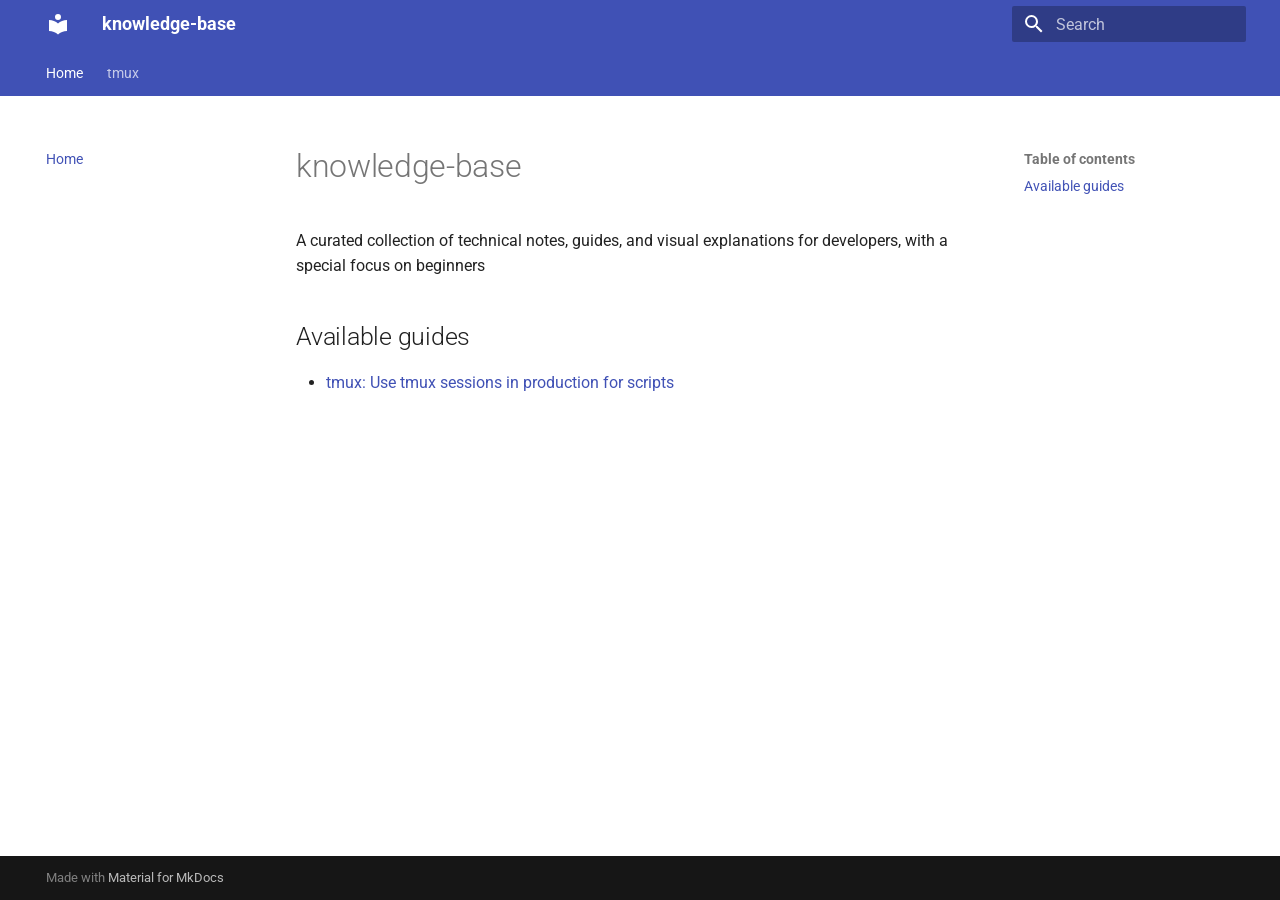
<file: index.html>
<!doctype html>
<html lang="en" class="no-js">
  <head>
    
      <meta charset="utf-8">
      <meta name="viewport" content="width=device-width,initial-scale=1">
      
      
      
      
      
        <link rel="next" href="tmux/use-tmux-for-production-scripts/">
      
      
        
      
      
      <link rel="icon" href="assets/images/favicon.png">
      <meta name="generator" content="mkdocs-1.6.1, mkdocs-material-9.7.7">
    
    
      
        <title>knowledge-base</title>
      
    
    
      <link rel="stylesheet" href="assets/stylesheets/main.ec1eaa64.min.css">
      
      


    
    
      
    
    
      
        
        
        <link rel="preconnect" href="https://fonts.gstatic.com" crossorigin>
        <link rel="stylesheet" href="https://fonts.googleapis.com/css?family=Roboto:300,300i,400,400i,700,700i%7CRoboto+Mono:400,400i,700,700i&display=fallback">
        <style>:root{--md-text-font:"Roboto";--md-code-font:"Roboto Mono"}</style>
      
    
    
    <script>__md_scope=new URL(".",location),__md_hash=e=>[...e].reduce(((e,_)=>(e<<5)-e+_.charCodeAt(0)),0),__md_get=(e,_=localStorage,t=__md_scope)=>JSON.parse(_.getItem(t.pathname+"."+e)),__md_set=(e,_,t=localStorage,a=__md_scope)=>{try{t.setItem(a.pathname+"."+e,JSON.stringify(_))}catch(e){}}</script>
    
      

    
    
  </head>
  
  
    <body dir="ltr">
  
    
    <input class="md-toggle" data-md-toggle="drawer" type="checkbox" id="__drawer" autocomplete="off">
    <input class="md-toggle" data-md-toggle="search" type="checkbox" id="__search" autocomplete="off">
    <label class="md-overlay" for="__drawer"></label>
    <div data-md-component="skip">
      
        
        <a href="#knowledge-base" class="md-skip">
          Skip to content
        </a>
      
    </div>
    <div data-md-component="announce">
      
    </div>
    
    
      

<header class="md-header" data-md-component="header">
  <nav class="md-header__inner md-grid" aria-label="Header">
    <a href="." title="knowledge-base" class="md-header__button md-logo" aria-label="knowledge-base" data-md-component="logo">
      
  
  <svg xmlns="http://www.w3.org/2000/svg" viewBox="0 0 24 24"><path d="M12 8a3 3 0 0 0 3-3 3 3 0 0 0-3-3 3 3 0 0 0-3 3 3 3 0 0 0 3 3m0 3.54C9.64 9.35 6.5 8 3 8v11c3.5 0 6.64 1.35 9 3.54 2.36-2.19 5.5-3.54 9-3.54V8c-3.5 0-6.64 1.35-9 3.54"/></svg>

    </a>
    <label class="md-header__button md-icon" for="__drawer">
      
      <svg xmlns="http://www.w3.org/2000/svg" viewBox="0 0 24 24"><path d="M3 6h18v2H3zm0 5h18v2H3zm0 5h18v2H3z"/></svg>
    </label>
    <div class="md-header__title" data-md-component="header-title">
      <div class="md-header__ellipsis">
        <div class="md-header__topic">
          <span class="md-ellipsis">
            knowledge-base
          </span>
        </div>
        <div class="md-header__topic" data-md-component="header-topic">
          <span class="md-ellipsis">
            
              Home
            
          </span>
        </div>
      </div>
    </div>
    
    
      <script>var palette=__md_get("__palette");if(palette&&palette.color){if("(prefers-color-scheme)"===palette.color.media){var media=matchMedia("(prefers-color-scheme: light)"),input=document.querySelector(media.matches?"[data-md-color-media='(prefers-color-scheme: light)']":"[data-md-color-media='(prefers-color-scheme: dark)']");palette.color.media=input.getAttribute("data-md-color-media"),palette.color.scheme=input.getAttribute("data-md-color-scheme"),palette.color.primary=input.getAttribute("data-md-color-primary"),palette.color.accent=input.getAttribute("data-md-color-accent")}for(var[key,value]of Object.entries(palette.color))document.body.setAttribute("data-md-color-"+key,value)}</script>
    
    
    
      
      
        <label class="md-header__button md-icon" for="__search">
          
          <svg xmlns="http://www.w3.org/2000/svg" viewBox="0 0 24 24"><path d="M9.5 3A6.5 6.5 0 0 1 16 9.5c0 1.61-.59 3.09-1.56 4.23l.27.27h.79l5 5-1.5 1.5-5-5v-.79l-.27-.27A6.52 6.52 0 0 1 9.5 16 6.5 6.5 0 0 1 3 9.5 6.5 6.5 0 0 1 9.5 3m0 2C7 5 5 7 5 9.5S7 14 9.5 14 14 12 14 9.5 12 5 9.5 5"/></svg>
        </label>
        <div class="md-search" data-md-component="search" role="dialog">
  <label class="md-search__overlay" for="__search"></label>
  <div class="md-search__inner" role="search">
    <form class="md-search__form" name="search">
      <input type="text" class="md-search__input" name="query" aria-label="Search" placeholder="Search" autocapitalize="off" autocorrect="off" autocomplete="off" spellcheck="false" data-md-component="search-query" required>
      <label class="md-search__icon md-icon" for="__search">
        
        <svg xmlns="http://www.w3.org/2000/svg" viewBox="0 0 24 24"><path d="M9.5 3A6.5 6.5 0 0 1 16 9.5c0 1.61-.59 3.09-1.56 4.23l.27.27h.79l5 5-1.5 1.5-5-5v-.79l-.27-.27A6.52 6.52 0 0 1 9.5 16 6.5 6.5 0 0 1 3 9.5 6.5 6.5 0 0 1 9.5 3m0 2C7 5 5 7 5 9.5S7 14 9.5 14 14 12 14 9.5 12 5 9.5 5"/></svg>
        
        <svg xmlns="http://www.w3.org/2000/svg" viewBox="0 0 24 24"><path d="M20 11v2H8l5.5 5.5-1.42 1.42L4.16 12l7.92-7.92L13.5 5.5 8 11z"/></svg>
      </label>
      <nav class="md-search__options" aria-label="Search">
        
        <button type="reset" class="md-search__icon md-icon" title="Clear" aria-label="Clear" tabindex="-1">
          
          <svg xmlns="http://www.w3.org/2000/svg" viewBox="0 0 24 24"><path d="M19 6.41 17.59 5 12 10.59 6.41 5 5 6.41 10.59 12 5 17.59 6.41 19 12 13.41 17.59 19 19 17.59 13.41 12z"/></svg>
        </button>
      </nav>
      
    </form>
    <div class="md-search__output">
      <div class="md-search__scrollwrap" tabindex="0" data-md-scrollfix>
        <div class="md-search-result" data-md-component="search-result">
          <div class="md-search-result__meta">
            Initializing search
          </div>
          <ol class="md-search-result__list" role="presentation"></ol>
        </div>
      </div>
    </div>
  </div>
</div>
      
    
    
  </nav>
  
</header>
    
    <div class="md-container" data-md-component="container">
      
      
        
          
            
<nav class="md-tabs" aria-label="Tabs" data-md-component="tabs">
  <div class="md-grid">
    <ul class="md-tabs__list">
      
        
  
  
  
    
  
  
    <li class="md-tabs__item md-tabs__item--active">
      <a href="." class="md-tabs__link">
        
  
  
    
  
  Home

      </a>
    </li>
  

      
        
  
  
  
  
    <li class="md-tabs__item">
      <a href="tmux/use-tmux-for-production-scripts/" class="md-tabs__link">
        
  
  
    
  
  tmux

      </a>
    </li>
  

      
    </ul>
  </div>
</nav>
          
        
      
      <main class="md-main" data-md-component="main">
        <div class="md-main__inner md-grid">
          
            
              
              <div class="md-sidebar md-sidebar--primary" data-md-component="sidebar" data-md-type="navigation" >
                <div class="md-sidebar__scrollwrap">
                  <div class="md-sidebar__inner">
                    


  


<nav class="md-nav md-nav--primary md-nav--lifted" aria-label="Navigation" data-md-level="0">
  <label class="md-nav__title" for="__drawer">
    <a href="." title="knowledge-base" class="md-nav__button md-logo" aria-label="knowledge-base" data-md-component="logo">
      
  
  <svg xmlns="http://www.w3.org/2000/svg" viewBox="0 0 24 24"><path d="M12 8a3 3 0 0 0 3-3 3 3 0 0 0-3-3 3 3 0 0 0-3 3 3 3 0 0 0 3 3m0 3.54C9.64 9.35 6.5 8 3 8v11c3.5 0 6.64 1.35 9 3.54 2.36-2.19 5.5-3.54 9-3.54V8c-3.5 0-6.64 1.35-9 3.54"/></svg>

    </a>
    knowledge-base
  </label>
  
  <ul class="md-nav__list" data-md-scrollfix>
    
      
      
  
  
    
  
  
  
    <li class="md-nav__item md-nav__item--active">
      
      <input class="md-nav__toggle md-toggle" type="checkbox" id="__toc">
      
      
        
      
      
        <label class="md-nav__link md-nav__link--active" for="__toc">
          
  
  
  <span class="md-ellipsis">
    
  
    Home
  

    
  </span>
  
  

          <span class="md-nav__icon md-icon"></span>
        </label>
      
      <a href="." class="md-nav__link md-nav__link--active">
        
  
  
  <span class="md-ellipsis">
    
  
    Home
  

    
  </span>
  
  

      </a>
      
        

<nav class="md-nav md-nav--secondary" aria-label="Table of contents">
  
  
  
    
  
  
    <label class="md-nav__title" for="__toc">
      <span class="md-nav__icon md-icon"></span>
      Table of contents
    </label>
    <ul class="md-nav__list" data-md-component="toc" data-md-scrollfix>
      
        <li class="md-nav__item">
  <a href="#available-guides" class="md-nav__link">
    <span class="md-ellipsis">
      
        Available guides
      
    </span>
  </a>
  
</li>
      
    </ul>
  
</nav>
      
    </li>
  

    
      
      
  
  
  
  
    <li class="md-nav__item">
      <a href="tmux/use-tmux-for-production-scripts/" class="md-nav__link">
        
  
  
  <span class="md-ellipsis">
    
  
    tmux
  

    
  </span>
  
  

      </a>
    </li>
  

    
  </ul>
</nav>
                  </div>
                </div>
              </div>
            
            
              
              <div class="md-sidebar md-sidebar--secondary" data-md-component="sidebar" data-md-type="toc" >
                <div class="md-sidebar__scrollwrap">
                  <div class="md-sidebar__inner">
                    

<nav class="md-nav md-nav--secondary" aria-label="Table of contents">
  
  
  
    
  
  
    <label class="md-nav__title" for="__toc">
      <span class="md-nav__icon md-icon"></span>
      Table of contents
    </label>
    <ul class="md-nav__list" data-md-component="toc" data-md-scrollfix>
      
        <li class="md-nav__item">
  <a href="#available-guides" class="md-nav__link">
    <span class="md-ellipsis">
      
        Available guides
      
    </span>
  </a>
  
</li>
      
    </ul>
  
</nav>
                  </div>
                </div>
              </div>
            
          
          
            <div class="md-content" data-md-component="content">
              
              <article class="md-content__inner md-typeset">
                
                  



<h1 id="knowledge-base">knowledge-base</h1>
<p>A curated collection of technical notes, guides, and visual explanations for developers, with a special focus on beginners</p>
<h2 id="available-guides">Available guides</h2>
<ul>
<li><a href="tmux/use-tmux-for-production-scripts/">tmux: Use tmux sessions in production for scripts</a></li>
</ul>












                
              </article>
            </div>
          
          
<script>var target=document.getElementById(location.hash.slice(1));target&&target.name&&(target.checked=target.name.startsWith("__tabbed_"))</script>
        </div>
        
      </main>
      
        <footer class="md-footer">
  
  <div class="md-footer-meta md-typeset">
    <div class="md-footer-meta__inner md-grid">
      <div class="md-copyright">
  
  
    Made with
    <a href="https://squidfunk.github.io/mkdocs-material/" target="_blank" rel="noopener">
      Material for MkDocs
    </a>
  
</div>
      
    </div>
  </div>
</footer>
      
    </div>
    <div class="md-dialog" data-md-component="dialog">
      <div class="md-dialog__inner md-typeset"></div>
    </div>
    
    
    
      
      
      <script id="__config" type="application/json">{"annotate": null, "base": ".", "features": ["navigation.instant", "navigation.tabs"], "search": "assets/javascripts/workers/search.2c215733.min.js", "tags": null, "translations": {"clipboard.copied": "Copied to clipboard", "clipboard.copy": "Copy to clipboard", "search.result.more.one": "1 more on this page", "search.result.more.other": "# more on this page", "search.result.none": "No matching documents", "search.result.one": "1 matching document", "search.result.other": "# matching documents", "search.result.placeholder": "Type to start searching", "search.result.term.missing": "Missing", "select.version": "Select version"}, "version": null}</script>
    
    
      <script src="assets/javascripts/bundle.d7400e89.min.js"></script>
      
    
  </body>
</html>
</file>
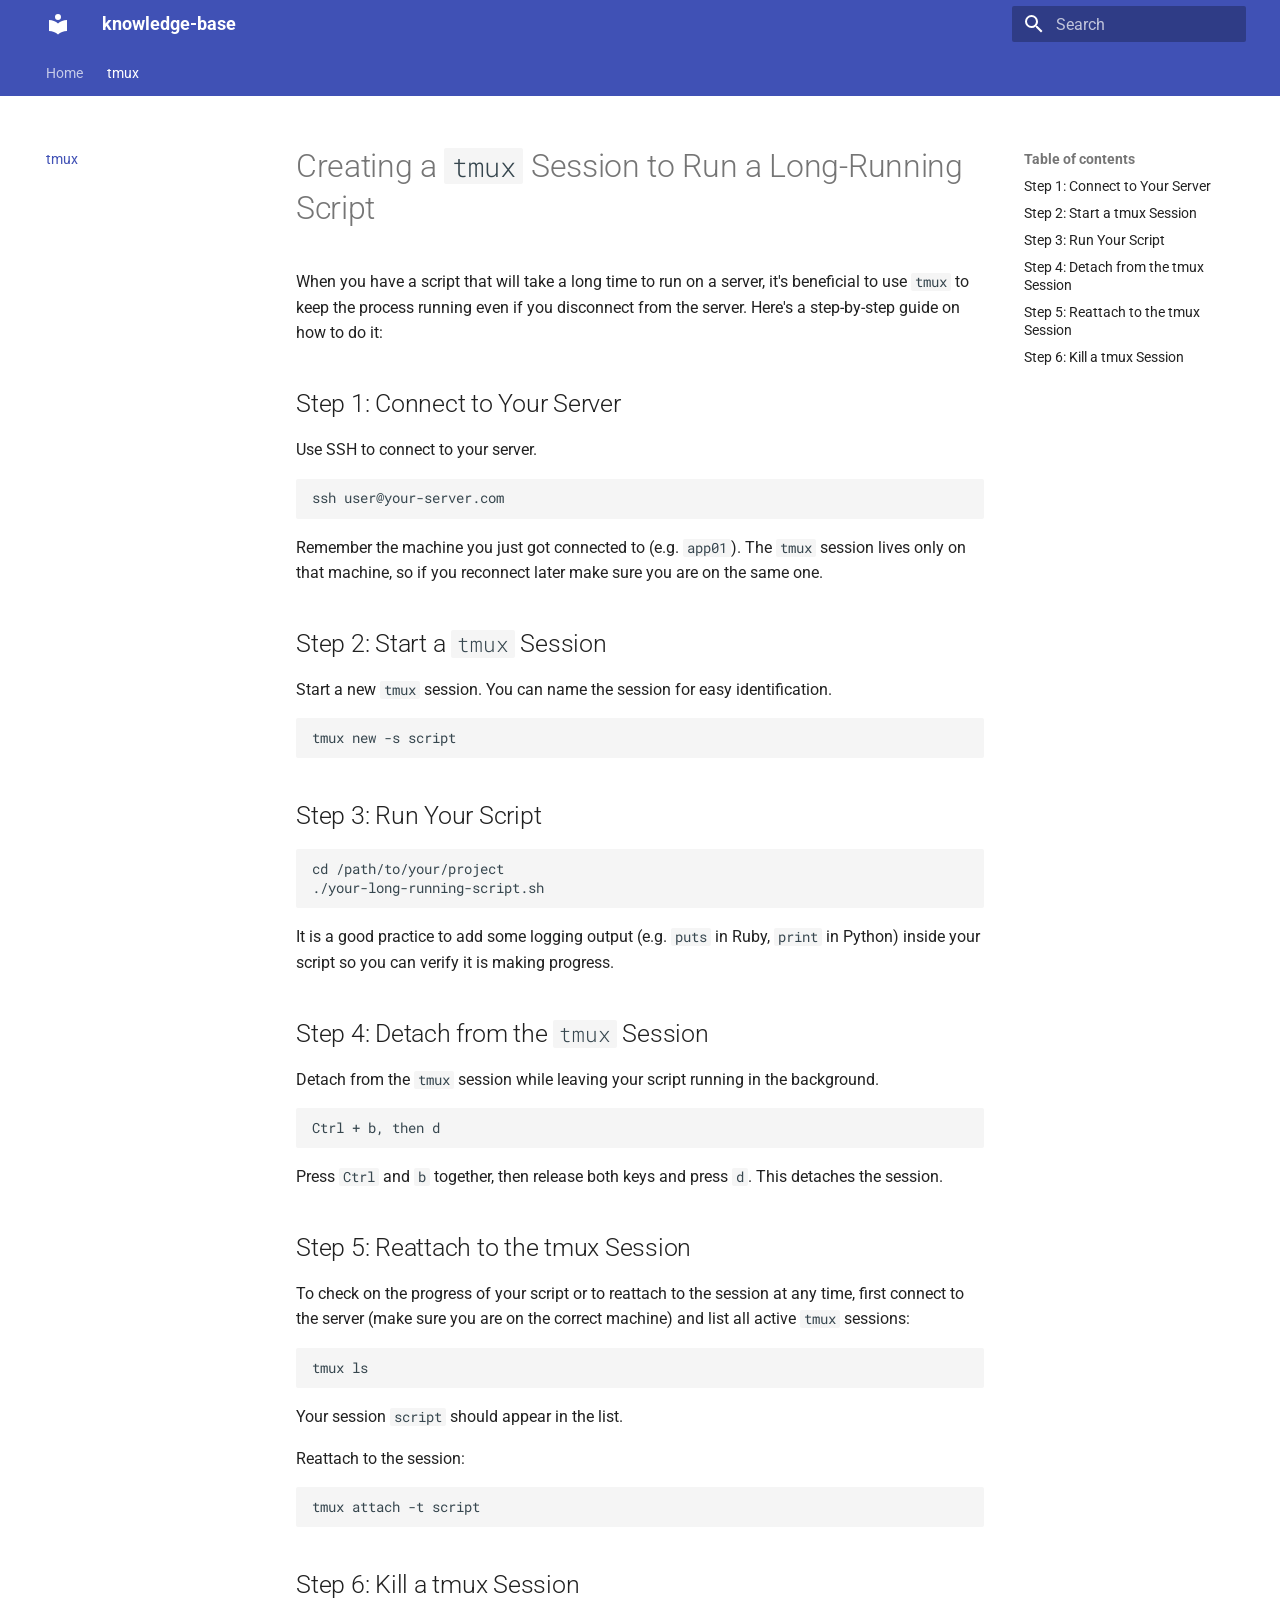
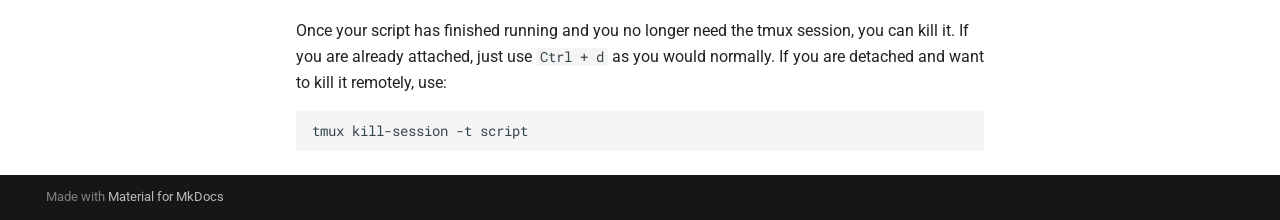
<file: tmux/use-tmux-for-production-scripts/index.html>
<!doctype html>
<html lang="en" class="no-js">
  <head>
    
      <meta charset="utf-8">
      <meta name="viewport" content="width=device-width,initial-scale=1">
      
      
      
      
        <link rel="prev" href="../..">
      
      
      
        
      
      
      <link rel="icon" href="../../assets/images/favicon.png">
      <meta name="generator" content="mkdocs-1.6.1, mkdocs-material-9.7.7">
    
    
      
        <title>tmux - knowledge-base</title>
      
    
    
      <link rel="stylesheet" href="../../assets/stylesheets/main.ec1eaa64.min.css">
      
      


    
    
      
    
    
      
        
        
        <link rel="preconnect" href="https://fonts.gstatic.com" crossorigin>
        <link rel="stylesheet" href="https://fonts.googleapis.com/css?family=Roboto:300,300i,400,400i,700,700i%7CRoboto+Mono:400,400i,700,700i&display=fallback">
        <style>:root{--md-text-font:"Roboto";--md-code-font:"Roboto Mono"}</style>
      
    
    
    <script>__md_scope=new URL("../..",location),__md_hash=e=>[...e].reduce(((e,_)=>(e<<5)-e+_.charCodeAt(0)),0),__md_get=(e,_=localStorage,t=__md_scope)=>JSON.parse(_.getItem(t.pathname+"."+e)),__md_set=(e,_,t=localStorage,a=__md_scope)=>{try{t.setItem(a.pathname+"."+e,JSON.stringify(_))}catch(e){}}</script>
    
      

    
    
  </head>
  
  
    <body dir="ltr">
  
    
    <input class="md-toggle" data-md-toggle="drawer" type="checkbox" id="__drawer" autocomplete="off">
    <input class="md-toggle" data-md-toggle="search" type="checkbox" id="__search" autocomplete="off">
    <label class="md-overlay" for="__drawer"></label>
    <div data-md-component="skip">
      
        
        <a href="#creating-a-tmux-session-to-run-a-long-running-script" class="md-skip">
          Skip to content
        </a>
      
    </div>
    <div data-md-component="announce">
      
    </div>
    
    
      

<header class="md-header" data-md-component="header">
  <nav class="md-header__inner md-grid" aria-label="Header">
    <a href="../.." title="knowledge-base" class="md-header__button md-logo" aria-label="knowledge-base" data-md-component="logo">
      
  
  <svg xmlns="http://www.w3.org/2000/svg" viewBox="0 0 24 24"><path d="M12 8a3 3 0 0 0 3-3 3 3 0 0 0-3-3 3 3 0 0 0-3 3 3 3 0 0 0 3 3m0 3.54C9.64 9.35 6.5 8 3 8v11c3.5 0 6.64 1.35 9 3.54 2.36-2.19 5.5-3.54 9-3.54V8c-3.5 0-6.64 1.35-9 3.54"/></svg>

    </a>
    <label class="md-header__button md-icon" for="__drawer">
      
      <svg xmlns="http://www.w3.org/2000/svg" viewBox="0 0 24 24"><path d="M3 6h18v2H3zm0 5h18v2H3zm0 5h18v2H3z"/></svg>
    </label>
    <div class="md-header__title" data-md-component="header-title">
      <div class="md-header__ellipsis">
        <div class="md-header__topic">
          <span class="md-ellipsis">
            knowledge-base
          </span>
        </div>
        <div class="md-header__topic" data-md-component="header-topic">
          <span class="md-ellipsis">
            
              tmux
            
          </span>
        </div>
      </div>
    </div>
    
    
      <script>var palette=__md_get("__palette");if(palette&&palette.color){if("(prefers-color-scheme)"===palette.color.media){var media=matchMedia("(prefers-color-scheme: light)"),input=document.querySelector(media.matches?"[data-md-color-media='(prefers-color-scheme: light)']":"[data-md-color-media='(prefers-color-scheme: dark)']");palette.color.media=input.getAttribute("data-md-color-media"),palette.color.scheme=input.getAttribute("data-md-color-scheme"),palette.color.primary=input.getAttribute("data-md-color-primary"),palette.color.accent=input.getAttribute("data-md-color-accent")}for(var[key,value]of Object.entries(palette.color))document.body.setAttribute("data-md-color-"+key,value)}</script>
    
    
    
      
      
        <label class="md-header__button md-icon" for="__search">
          
          <svg xmlns="http://www.w3.org/2000/svg" viewBox="0 0 24 24"><path d="M9.5 3A6.5 6.5 0 0 1 16 9.5c0 1.61-.59 3.09-1.56 4.23l.27.27h.79l5 5-1.5 1.5-5-5v-.79l-.27-.27A6.52 6.52 0 0 1 9.5 16 6.5 6.5 0 0 1 3 9.5 6.5 6.5 0 0 1 9.5 3m0 2C7 5 5 7 5 9.5S7 14 9.5 14 14 12 14 9.5 12 5 9.5 5"/></svg>
        </label>
        <div class="md-search" data-md-component="search" role="dialog">
  <label class="md-search__overlay" for="__search"></label>
  <div class="md-search__inner" role="search">
    <form class="md-search__form" name="search">
      <input type="text" class="md-search__input" name="query" aria-label="Search" placeholder="Search" autocapitalize="off" autocorrect="off" autocomplete="off" spellcheck="false" data-md-component="search-query" required>
      <label class="md-search__icon md-icon" for="__search">
        
        <svg xmlns="http://www.w3.org/2000/svg" viewBox="0 0 24 24"><path d="M9.5 3A6.5 6.5 0 0 1 16 9.5c0 1.61-.59 3.09-1.56 4.23l.27.27h.79l5 5-1.5 1.5-5-5v-.79l-.27-.27A6.52 6.52 0 0 1 9.5 16 6.5 6.5 0 0 1 3 9.5 6.5 6.5 0 0 1 9.5 3m0 2C7 5 5 7 5 9.5S7 14 9.5 14 14 12 14 9.5 12 5 9.5 5"/></svg>
        
        <svg xmlns="http://www.w3.org/2000/svg" viewBox="0 0 24 24"><path d="M20 11v2H8l5.5 5.5-1.42 1.42L4.16 12l7.92-7.92L13.5 5.5 8 11z"/></svg>
      </label>
      <nav class="md-search__options" aria-label="Search">
        
        <button type="reset" class="md-search__icon md-icon" title="Clear" aria-label="Clear" tabindex="-1">
          
          <svg xmlns="http://www.w3.org/2000/svg" viewBox="0 0 24 24"><path d="M19 6.41 17.59 5 12 10.59 6.41 5 5 6.41 10.59 12 5 17.59 6.41 19 12 13.41 17.59 19 19 17.59 13.41 12z"/></svg>
        </button>
      </nav>
      
    </form>
    <div class="md-search__output">
      <div class="md-search__scrollwrap" tabindex="0" data-md-scrollfix>
        <div class="md-search-result" data-md-component="search-result">
          <div class="md-search-result__meta">
            Initializing search
          </div>
          <ol class="md-search-result__list" role="presentation"></ol>
        </div>
      </div>
    </div>
  </div>
</div>
      
    
    
  </nav>
  
</header>
    
    <div class="md-container" data-md-component="container">
      
      
        
          
            
<nav class="md-tabs" aria-label="Tabs" data-md-component="tabs">
  <div class="md-grid">
    <ul class="md-tabs__list">
      
        
  
  
  
  
    <li class="md-tabs__item">
      <a href="../.." class="md-tabs__link">
        
  
  
    
  
  Home

      </a>
    </li>
  

      
        
  
  
  
    
  
  
    <li class="md-tabs__item md-tabs__item--active">
      <a href="./" class="md-tabs__link">
        
  
  
    
  
  tmux

      </a>
    </li>
  

      
    </ul>
  </div>
</nav>
          
        
      
      <main class="md-main" data-md-component="main">
        <div class="md-main__inner md-grid">
          
            
              
              <div class="md-sidebar md-sidebar--primary" data-md-component="sidebar" data-md-type="navigation" >
                <div class="md-sidebar__scrollwrap">
                  <div class="md-sidebar__inner">
                    


  


<nav class="md-nav md-nav--primary md-nav--lifted" aria-label="Navigation" data-md-level="0">
  <label class="md-nav__title" for="__drawer">
    <a href="../.." title="knowledge-base" class="md-nav__button md-logo" aria-label="knowledge-base" data-md-component="logo">
      
  
  <svg xmlns="http://www.w3.org/2000/svg" viewBox="0 0 24 24"><path d="M12 8a3 3 0 0 0 3-3 3 3 0 0 0-3-3 3 3 0 0 0-3 3 3 3 0 0 0 3 3m0 3.54C9.64 9.35 6.5 8 3 8v11c3.5 0 6.64 1.35 9 3.54 2.36-2.19 5.5-3.54 9-3.54V8c-3.5 0-6.64 1.35-9 3.54"/></svg>

    </a>
    knowledge-base
  </label>
  
  <ul class="md-nav__list" data-md-scrollfix>
    
      
      
  
  
  
  
    <li class="md-nav__item">
      <a href="../.." class="md-nav__link">
        
  
  
  <span class="md-ellipsis">
    
  
    Home
  

    
  </span>
  
  

      </a>
    </li>
  

    
      
      
  
  
    
  
  
  
    <li class="md-nav__item md-nav__item--active">
      
      <input class="md-nav__toggle md-toggle" type="checkbox" id="__toc">
      
      
        
      
      
        <label class="md-nav__link md-nav__link--active" for="__toc">
          
  
  
  <span class="md-ellipsis">
    
  
    tmux
  

    
  </span>
  
  

          <span class="md-nav__icon md-icon"></span>
        </label>
      
      <a href="./" class="md-nav__link md-nav__link--active">
        
  
  
  <span class="md-ellipsis">
    
  
    tmux
  

    
  </span>
  
  

      </a>
      
        

<nav class="md-nav md-nav--secondary" aria-label="Table of contents">
  
  
  
    
  
  
    <label class="md-nav__title" for="__toc">
      <span class="md-nav__icon md-icon"></span>
      Table of contents
    </label>
    <ul class="md-nav__list" data-md-component="toc" data-md-scrollfix>
      
        <li class="md-nav__item">
  <a href="#step-1-connect-to-your-server" class="md-nav__link">
    <span class="md-ellipsis">
      
        Step 1: Connect to Your Server
      
    </span>
  </a>
  
</li>
      
        <li class="md-nav__item">
  <a href="#step-2-start-a-tmux-session" class="md-nav__link">
    <span class="md-ellipsis">
      
        Step 2: Start a tmux Session
      
    </span>
  </a>
  
</li>
      
        <li class="md-nav__item">
  <a href="#step-3-run-your-script" class="md-nav__link">
    <span class="md-ellipsis">
      
        Step 3: Run Your Script
      
    </span>
  </a>
  
</li>
      
        <li class="md-nav__item">
  <a href="#step-4-detach-from-the-tmux-session" class="md-nav__link">
    <span class="md-ellipsis">
      
        Step 4: Detach from the tmux Session
      
    </span>
  </a>
  
</li>
      
        <li class="md-nav__item">
  <a href="#step-5-reattach-to-the-tmux-session" class="md-nav__link">
    <span class="md-ellipsis">
      
        Step 5: Reattach to the tmux Session
      
    </span>
  </a>
  
</li>
      
        <li class="md-nav__item">
  <a href="#step-6-kill-a-tmux-session" class="md-nav__link">
    <span class="md-ellipsis">
      
        Step 6: Kill a tmux Session
      
    </span>
  </a>
  
</li>
      
    </ul>
  
</nav>
      
    </li>
  

    
  </ul>
</nav>
                  </div>
                </div>
              </div>
            
            
              
              <div class="md-sidebar md-sidebar--secondary" data-md-component="sidebar" data-md-type="toc" >
                <div class="md-sidebar__scrollwrap">
                  <div class="md-sidebar__inner">
                    

<nav class="md-nav md-nav--secondary" aria-label="Table of contents">
  
  
  
    
  
  
    <label class="md-nav__title" for="__toc">
      <span class="md-nav__icon md-icon"></span>
      Table of contents
    </label>
    <ul class="md-nav__list" data-md-component="toc" data-md-scrollfix>
      
        <li class="md-nav__item">
  <a href="#step-1-connect-to-your-server" class="md-nav__link">
    <span class="md-ellipsis">
      
        Step 1: Connect to Your Server
      
    </span>
  </a>
  
</li>
      
        <li class="md-nav__item">
  <a href="#step-2-start-a-tmux-session" class="md-nav__link">
    <span class="md-ellipsis">
      
        Step 2: Start a tmux Session
      
    </span>
  </a>
  
</li>
      
        <li class="md-nav__item">
  <a href="#step-3-run-your-script" class="md-nav__link">
    <span class="md-ellipsis">
      
        Step 3: Run Your Script
      
    </span>
  </a>
  
</li>
      
        <li class="md-nav__item">
  <a href="#step-4-detach-from-the-tmux-session" class="md-nav__link">
    <span class="md-ellipsis">
      
        Step 4: Detach from the tmux Session
      
    </span>
  </a>
  
</li>
      
        <li class="md-nav__item">
  <a href="#step-5-reattach-to-the-tmux-session" class="md-nav__link">
    <span class="md-ellipsis">
      
        Step 5: Reattach to the tmux Session
      
    </span>
  </a>
  
</li>
      
        <li class="md-nav__item">
  <a href="#step-6-kill-a-tmux-session" class="md-nav__link">
    <span class="md-ellipsis">
      
        Step 6: Kill a tmux Session
      
    </span>
  </a>
  
</li>
      
    </ul>
  
</nav>
                  </div>
                </div>
              </div>
            
          
          
            <div class="md-content" data-md-component="content">
              
              <article class="md-content__inner md-typeset">
                
                  



<h1 id="creating-a-tmux-session-to-run-a-long-running-script">Creating a <code>tmux</code> Session to Run a Long-Running Script</h1>
<p>When you have a script that will take a long time to run on a server, it's beneficial to use <code>tmux</code> to keep the process running even if you disconnect from the server. Here's a step-by-step guide on how to do it:</p>
<h2 id="step-1-connect-to-your-server">Step 1: Connect to Your Server</h2>
<p>Use SSH to connect to your server.</p>
<div class="codehilite"><pre><span></span><code><span class="n">ssh</span><span class="w"> </span><span class="k">user</span><span class="nv">@your</span><span class="o">-</span><span class="n">server</span><span class="p">.</span><span class="n">com</span>
</code></pre></div>

<p>Remember the machine you just got connected to (e.g. <code>app01</code>). The <code>tmux</code> session lives only on that machine, so if you reconnect later make sure you are on the same one.</p>
<h2 id="step-2-start-a-tmux-session">Step 2: Start a <code>tmux</code> Session</h2>
<p>Start a new <code>tmux</code> session. You can name the session for easy identification.</p>
<div class="codehilite"><pre><span></span><code>tmux new -s script
</code></pre></div>

<h2 id="step-3-run-your-script">Step 3: Run Your Script</h2>
<div class="codehilite"><pre><span></span><code>cd /path/to/your/project
./your-long-running-script.sh
</code></pre></div>

<p>It is a good practice to add some logging output (e.g. <code>puts</code> in Ruby, <code>print</code> in Python) inside your script so you can verify it is making progress.</p>
<h2 id="step-4-detach-from-the-tmux-session">Step 4: Detach from the <code>tmux</code> Session</h2>
<p>Detach from the <code>tmux</code> session while leaving your script running in the background.</p>
<div class="codehilite"><pre><span></span><code><span class="nv">Ctrl</span><span class="w"> </span><span class="o">+</span><span class="w"> </span><span class="nv">b</span>,<span class="w"> </span><span class="k">then</span><span class="w"> </span><span class="nv">d</span>
</code></pre></div>

<p>Press <code>Ctrl</code> and <code>b</code> together, then release both keys and press <code>d</code>. This detaches the session.</p>
<h2 id="step-5-reattach-to-the-tmux-session">Step 5: Reattach to the tmux Session</h2>
<p>To check on the progress of your script or to reattach to the session at any time, first connect to the server (make sure you are on the correct machine) and list all active <code>tmux</code> sessions:</p>
<div class="codehilite"><pre><span></span><code>tmux ls
</code></pre></div>

<p>Your session <code>script</code> should appear in the list.</p>
<p>Reattach to the session:</p>
<div class="codehilite"><pre><span></span><code>tmux attach -t script
</code></pre></div>

<h2 id="step-6-kill-a-tmux-session">Step 6: Kill a tmux Session</h2>
<p>Once your script has finished running and you no longer need the tmux session, you can kill it. If you are already attached, just use <code>Ctrl + d</code> as you would normally. If you are detached and want to kill it remotely, use:</p>
<div class="codehilite"><pre><span></span><code>tmux kill-session -t script
</code></pre></div>












                
              </article>
            </div>
          
          
<script>var target=document.getElementById(location.hash.slice(1));target&&target.name&&(target.checked=target.name.startsWith("__tabbed_"))</script>
        </div>
        
      </main>
      
        <footer class="md-footer">
  
  <div class="md-footer-meta md-typeset">
    <div class="md-footer-meta__inner md-grid">
      <div class="md-copyright">
  
  
    Made with
    <a href="https://squidfunk.github.io/mkdocs-material/" target="_blank" rel="noopener">
      Material for MkDocs
    </a>
  
</div>
      
    </div>
  </div>
</footer>
      
    </div>
    <div class="md-dialog" data-md-component="dialog">
      <div class="md-dialog__inner md-typeset"></div>
    </div>
    
    
    
      
      
      <script id="__config" type="application/json">{"annotate": null, "base": "../..", "features": ["navigation.instant", "navigation.tabs"], "search": "../../assets/javascripts/workers/search.2c215733.min.js", "tags": null, "translations": {"clipboard.copied": "Copied to clipboard", "clipboard.copy": "Copy to clipboard", "search.result.more.one": "1 more on this page", "search.result.more.other": "# more on this page", "search.result.none": "No matching documents", "search.result.one": "1 matching document", "search.result.other": "# matching documents", "search.result.placeholder": "Type to start searching", "search.result.term.missing": "Missing", "select.version": "Select version"}, "version": null}</script>
    
    
      <script src="../../assets/javascripts/bundle.d7400e89.min.js"></script>
      
    
  </body>
</html>
</file>
<file: assets/stylesheets/main.ec1eaa64.min.css>
@charset "UTF-8";html{-webkit-text-size-adjust:none;-moz-text-size-adjust:none;text-size-adjust:none;box-sizing:border-box}*,:after,:before{box-sizing:inherit}@media (prefers-reduced-motion){*,:after,:before{transition:none!important}}body{margin:0}a,button,input,label{-webkit-tap-highlight-color:transparent}a{color:inherit;text-decoration:none}hr{border:0;box-sizing:initial;display:block;height:.05rem;overflow:visible;padding:0}small{font-size:80%}sub,sup{line-height:1em}img{border-style:none}table{border-collapse:initial;border-spacing:0}td,th{font-weight:400;vertical-align:top}button{background:#0000;border:0;font-family:inherit;font-size:inherit;margin:0;padding:0}input{border:0;outline:none}:root{--md-primary-fg-color:#4051b5;--md-primary-fg-color--light:#5d6cc0;--md-primary-fg-color--dark:#303fa1;--md-primary-bg-color:#fff;--md-primary-bg-color--light:#ffffffb3;--md-accent-fg-color:#526cfe;--md-accent-fg-color--transparent:#526cfe1a;--md-accent-bg-color:#fff;--md-accent-bg-color--light:#ffffffb3}[data-md-color-scheme=default]{color-scheme:light}[data-md-color-scheme=default] img[src$="#gh-dark-mode-only"],[data-md-color-scheme=default] img[src$="#only-dark"]{display:none}:root,[data-md-color-scheme=default]{--md-hue:225deg;--md-default-fg-color:#000000de;--md-default-fg-color--light:#0000008a;--md-default-fg-color--lighter:#00000052;--md-default-fg-color--lightest:#00000012;--md-default-bg-color:#fff;--md-default-bg-color--light:#ffffffb3;--md-default-bg-color--lighter:#ffffff4d;--md-default-bg-color--lightest:#ffffff1f;--md-code-fg-color:#36464e;--md-code-bg-color:#f5f5f5;--md-code-bg-color--light:#f5f5f5b3;--md-code-bg-color--lighter:#f5f5f54d;--md-code-hl-color:#4287ff;--md-code-hl-color--light:#4287ff1a;--md-code-hl-number-color:#d52a2a;--md-code-hl-special-color:#db1457;--md-code-hl-function-color:#a846b9;--md-code-hl-constant-color:#6e59d9;--md-code-hl-keyword-color:#3f6ec6;--md-code-hl-string-color:#1c7d4d;--md-code-hl-name-color:var(--md-code-fg-color);--md-code-hl-operator-color:var(--md-default-fg-color--light);--md-code-hl-punctuation-color:var(--md-default-fg-color--light);--md-code-hl-comment-color:var(--md-default-fg-color--light);--md-code-hl-generic-color:var(--md-default-fg-color--light);--md-code-hl-variable-color:var(--md-default-fg-color--light);--md-typeset-color:var(--md-default-fg-color);--md-typeset-a-color:var(--md-primary-fg-color);--md-typeset-del-color:#f5503d26;--md-typeset-ins-color:#0bd57026;--md-typeset-kbd-color:#fafafa;--md-typeset-kbd-accent-color:#fff;--md-typeset-kbd-border-color:#b8b8b8;--md-typeset-mark-color:#ffff0080;--md-typeset-table-color:#0000001f;--md-typeset-table-color--light:rgba(0,0,0,.035);--md-admonition-fg-color:var(--md-default-fg-color);--md-admonition-bg-color:var(--md-default-bg-color);--md-warning-fg-color:#000000de;--md-warning-bg-color:#ff9;--md-footer-fg-color:#fff;--md-footer-fg-color--light:#ffffffb3;--md-footer-fg-color--lighter:#ffffff73;--md-footer-bg-color:#000000de;--md-footer-bg-color--dark:#00000052;--md-shadow-z1:0 0.2rem 0.5rem #0000000d,0 0 0.05rem #0000001a;--md-shadow-z2:0 0.2rem 0.5rem #0000001a,0 0 0.05rem #00000040;--md-shadow-z3:0 0.2rem 0.5rem #0003,0 0 0.05rem #00000059}.md-icon svg{fill:currentcolor;display:block;height:1.2rem;width:1.2rem}body{-webkit-font-smoothing:antialiased;-moz-osx-font-smoothing:grayscale;--md-text-font-family:var(--md-text-font,_),-apple-system,BlinkMacSystemFont,Helvetica,Arial,sans-serif;--md-code-font-family:var(--md-code-font,_),SFMono-Regular,Consolas,Menlo,monospace}aside,body,input{font-feature-settings:"kern","liga";color:var(--md-typeset-color);font-family:var(--md-text-font-family)}code,kbd,pre{font-feature-settings:"kern";font-family:var(--md-code-font-family)}:root{--md-typeset-table-sort-icon:url('data:image/svg+xml;charset=utf-8,<svg xmlns="http://www.w3.org/2000/svg" viewBox="0 0 24 24"><path d="m18 21-4-4h3V7h-3l4-4 4 4h-3v10h3M2 19v-2h10v2M2 13v-2h7v2M2 7V5h4v2z"/></svg>');--md-typeset-table-sort-icon--asc:url('data:image/svg+xml;charset=utf-8,<svg xmlns="http://www.w3.org/2000/svg" viewBox="0 0 24 24"><path d="M19 17h3l-4 4-4-4h3V3h2M2 17h10v2H2M6 5v2H2V5m0 6h7v2H2z"/></svg>');--md-typeset-table-sort-icon--desc:url('data:image/svg+xml;charset=utf-8,<svg xmlns="http://www.w3.org/2000/svg" viewBox="0 0 24 24"><path d="M19 7h3l-4-4-4 4h3v14h2M2 17h10v2H2M6 5v2H2V5m0 6h7v2H2z"/></svg>')}.md-typeset{-webkit-print-color-adjust:exact;color-adjust:exact;font-size:.8rem;line-height:1.6;overflow-wrap:break-word}@media print{.md-typeset{font-size:.68rem}}.md-typeset blockquote,.md-typeset dl,.md-typeset figure,.md-typeset ol,.md-typeset pre,.md-typeset ul{margin-bottom:1em;margin-top:1em}.md-typeset h1{color:var(--md-default-fg-color--light);font-size:2em;line-height:1.3;margin:0 0 1.25em}.md-typeset h1,.md-typeset h2{font-weight:300;letter-spacing:-.01em}.md-typeset h2{font-size:1.5625em;line-height:1.4;margin:1.6em 0 .64em}.md-typeset h3{font-size:1.25em;font-weight:400;letter-spacing:-.01em;line-height:1.5;margin:1.6em 0 .8em}.md-typeset h2+h3{margin-top:.8em}.md-typeset h4{font-weight:700;letter-spacing:-.01em;margin:1em 0}.md-typeset h5,.md-typeset h6{color:var(--md-default-fg-color--light);font-size:.8em;font-weight:700;letter-spacing:-.01em;margin:1.25em 0}.md-typeset h5{text-transform:uppercase}.md-typeset h5 code{text-transform:none}.md-typeset hr{border-bottom:.05rem solid var(--md-default-fg-color--lightest);display:flow-root;margin:1.5em 0}.md-typeset a{color:var(--md-typeset-a-color);word-break:break-word}.md-typeset a,.md-typeset a:before{transition:color 125ms}.md-typeset a:focus,.md-typeset a:hover{color:var(--md-accent-fg-color)}.md-typeset a:focus code,.md-typeset a:hover code{background-color:var(--md-accent-fg-color--transparent);color:var(--md-accent-fg-color)}.md-typeset a code{color:var(--md-typeset-a-color)}.md-typeset a.focus-visible{outline-color:var(--md-accent-fg-color);outline-offset:.2rem}.md-typeset code,.md-typeset kbd,.md-typeset pre{color:var(--md-code-fg-color);direction:ltr;font-variant-ligatures:none;transition:background-color 125ms}@media print{.md-typeset code,.md-typeset kbd,.md-typeset pre{white-space:pre-wrap}}.md-typeset code{background-color:var(--md-code-bg-color);border-radius:.1rem;-webkit-box-decoration-break:clone;box-decoration-break:clone;font-size:.85em;padding:0 .2941176471em;transition:color 125ms,background-color 125ms;word-break:break-word}.md-typeset code:not(.focus-visible){-webkit-tap-highlight-color:transparent;outline:none}.md-typeset pre{display:flow-root;line-height:1.4;position:relative}.md-typeset pre>code{-webkit-box-decoration-break:slice;box-decoration-break:slice;box-shadow:none;display:block;margin:0;outline-color:var(--md-accent-fg-color);overflow:auto;padding:.7720588235em 1.1764705882em;scrollbar-color:var(--md-default-fg-color--lighter) #0000;scrollbar-width:thin;touch-action:auto;word-break:normal}.md-typeset pre>code:hover{scrollbar-color:var(--md-accent-fg-color) #0000}.md-typeset pre>code::-webkit-scrollbar{height:.2rem;width:.2rem}.md-typeset pre>code::-webkit-scrollbar-thumb{background-color:var(--md-default-fg-color--lighter)}.md-typeset pre>code::-webkit-scrollbar-thumb:hover{background-color:var(--md-accent-fg-color)}.md-typeset kbd{background-color:var(--md-typeset-kbd-color);border-radius:.1rem;box-shadow:0 .1rem 0 .05rem var(--md-typeset-kbd-border-color),0 .1rem 0 var(--md-typeset-kbd-border-color),0 -.1rem .2rem var(--md-typeset-kbd-accent-color) inset;color:var(--md-default-fg-color);display:inline-block;font-size:.75em;padding:0 .6666666667em;vertical-align:text-top;word-break:break-word}.md-typeset mark{background-color:var(--md-typeset-mark-color);-webkit-box-decoration-break:clone;box-decoration-break:clone;color:inherit;word-break:break-word}.md-typeset abbr{cursor:help;text-decoration:none}.md-typeset [data-preview],.md-typeset abbr{border-bottom:.05rem dotted var(--md-default-fg-color--light)}.md-typeset small{opacity:.75}[dir=ltr] .md-typeset sub,[dir=ltr] .md-typeset sup{margin-left:.078125em}[dir=rtl] .md-typeset sub,[dir=rtl] .md-typeset sup{margin-right:.078125em}[dir=ltr] .md-typeset blockquote{padding-left:.6rem}[dir=rtl] .md-typeset blockquote{padding-right:.6rem}[dir=ltr] .md-typeset blockquote{border-left:.2rem solid var(--md-default-fg-color--lighter)}[dir=rtl] .md-typeset blockquote{border-right:.2rem solid var(--md-default-fg-color--lighter)}.md-typeset blockquote{color:var(--md-default-fg-color--light);margin-left:0;margin-right:0}.md-typeset ul{list-style-type:disc}.md-typeset ul[type]{list-style-type:revert-layer}[dir=ltr] .md-typeset ol,[dir=ltr] .md-typeset ul{margin-left:.625em}[dir=rtl] .md-typeset ol,[dir=rtl] .md-typeset ul{margin-right:.625em}.md-typeset ol,.md-typeset ul{padding:0}.md-typeset ol:not([hidden]),.md-typeset ul:not([hidden]){display:flow-root}.md-typeset ol ol,.md-typeset ul ol{list-style-type:lower-alpha}.md-typeset ol ol ol,.md-typeset ul ol ol{list-style-type:lower-roman}.md-typeset ol ol ol ol,.md-typeset ul ol ol ol{list-style-type:upper-alpha}.md-typeset ol ol ol ol ol,.md-typeset ul ol ol ol ol{list-style-type:upper-roman}.md-typeset ol[type],.md-typeset ul[type]{list-style-type:revert-layer}[dir=ltr] .md-typeset ol li,[dir=ltr] .md-typeset ul li{margin-left:1.25em}[dir=rtl] .md-typeset ol li,[dir=rtl] .md-typeset ul li{margin-right:1.25em}.md-typeset ol li,.md-typeset ul li{margin-bottom:.5em}.md-typeset ol li blockquote,.md-typeset ol li p,.md-typeset ul li blockquote,.md-typeset ul li p{margin:.5em 0}.md-typeset ol li:last-child,.md-typeset ul li:last-child{margin-bottom:0}[dir=ltr] .md-typeset ol li ol,[dir=ltr] .md-typeset ol li ul,[dir=ltr] .md-typeset ul li ol,[dir=ltr] .md-typeset ul li ul{margin-left:.625em}[dir=rtl] .md-typeset ol li ol,[dir=rtl] .md-typeset ol li ul,[dir=rtl] .md-typeset ul li ol,[dir=rtl] .md-typeset ul li ul{margin-right:.625em}.md-typeset ol li ol,.md-typeset ol li ul,.md-typeset ul li ol,.md-typeset ul li ul{margin-bottom:.5em;margin-top:.5em}[dir=ltr] .md-typeset dd{margin-left:1.875em}[dir=rtl] .md-typeset dd{margin-right:1.875em}.md-typeset dd{margin-bottom:1.5em;margin-top:1em}.md-typeset img,.md-typeset svg,.md-typeset video{height:auto;max-width:100%}.md-typeset img[align=left]{margin:1em 1em 1em 0}.md-typeset img[align=right]{margin:1em 0 1em 1em}.md-typeset img[align]:only-child{margin-top:0}.md-typeset figure{display:flow-root;margin:1em auto;max-width:100%;text-align:center;width:fit-content}.md-typeset figure img{display:block;margin:0 auto}.md-typeset figcaption{font-style:italic;margin:1em auto;max-width:24rem}.md-typeset iframe{max-width:100%}.md-typeset table:not([class]){background-color:var(--md-default-bg-color);border:.05rem solid var(--md-typeset-table-color);border-radius:.1rem;display:inline-block;font-size:.64rem;max-width:100%;overflow:auto;touch-action:auto}@media print{.md-typeset table:not([class]){display:table}}.md-typeset table:not([class])+*{margin-top:1.5em}.md-typeset table:not([class]) td>:first-child,.md-typeset table:not([class]) th>:first-child{margin-top:0}.md-typeset table:not([class]) td>:last-child,.md-typeset table:not([class]) th>:last-child{margin-bottom:0}.md-typeset table:not([class]) td:not([align]),.md-typeset table:not([class]) th:not([align]){text-align:left}[dir=rtl] .md-typeset table:not([class]) td:not([align]),[dir=rtl] .md-typeset table:not([class]) th:not([align]){text-align:right}.md-typeset table:not([class]) th{font-weight:700;min-width:5rem;padding:.9375em 1.25em;vertical-align:top}.md-typeset table:not([class]) td{border-top:.05rem solid var(--md-typeset-table-color);padding:.9375em 1.25em;vertical-align:top}.md-typeset table:not([class]) tbody tr{transition:background-color 125ms}.md-typeset table:not([class]) tbody tr:hover{background-color:var(--md-typeset-table-color--light);box-shadow:0 .05rem 0 var(--md-default-bg-color) inset}.md-typeset table:not([class]) a{word-break:normal}.md-typeset table th[role=columnheader]{cursor:pointer}[dir=ltr] .md-typeset table th[role=columnheader]:after{margin-left:.5em}[dir=rtl] .md-typeset table th[role=columnheader]:after{margin-right:.5em}.md-typeset table th[role=columnheader]:after{content:"";display:inline-block;height:1.2em;-webkit-mask-image:var(--md-typeset-table-sort-icon);mask-image:var(--md-typeset-table-sort-icon);-webkit-mask-repeat:no-repeat;mask-repeat:no-repeat;-webkit-mask-size:contain;mask-size:contain;transition:background-color 125ms;vertical-align:text-bottom;width:1.2em}.md-typeset table th[role=columnheader]:hover:after{background-color:var(--md-default-fg-color--lighter)}.md-typeset table th[role=columnheader][aria-sort=ascending]:after{background-color:var(--md-default-fg-color--light);-webkit-mask-image:var(--md-typeset-table-sort-icon--asc);mask-image:var(--md-typeset-table-sort-icon--asc)}.md-typeset table th[role=columnheader][aria-sort=descending]:after{background-color:var(--md-default-fg-color--light);-webkit-mask-image:var(--md-typeset-table-sort-icon--desc);mask-image:var(--md-typeset-table-sort-icon--desc)}.md-typeset__scrollwrap{margin:1em -.8rem;overflow-x:auto;touch-action:auto}.md-typeset__table{display:inline-block;margin-bottom:.5em;padding:0 .8rem}@media print{.md-typeset__table{display:block}}html .md-typeset__table table{display:table;margin:0;overflow:hidden;width:100%}@media screen and (max-width:44.984375em){.md-content__inner>pre{margin:1em -.8rem}.md-content__inner>pre code{border-radius:0}}.md-typeset .md-author{border-radius:100%;display:block;flex-shrink:0;height:1.6rem;overflow:hidden;position:relative;transition:color 125ms,transform 125ms;width:1.6rem}.md-typeset .md-author img{display:block}.md-typeset .md-author--more{background:var(--md-default-fg-color--lightest);color:var(--md-default-fg-color--lighter);font-size:.6rem;font-weight:700;line-height:1.6rem;text-align:center}.md-typeset .md-author--long{height:2.4rem;width:2.4rem}.md-typeset a.md-author{transform:scale(1)}.md-typeset a.md-author img{border-radius:100%;filter:grayscale(100%) opacity(75%);transition:filter 125ms}.md-typeset a.md-author:focus,.md-typeset a.md-author:hover{transform:scale(1.1);z-index:1}.md-typeset a.md-author:focus img,.md-typeset a.md-author:hover img{filter:grayscale(0)}.md-banner{background-color:var(--md-footer-bg-color);color:var(--md-footer-fg-color);overflow:auto}@media print{.md-banner{display:none}}.md-banner--warning{background-color:var(--md-warning-bg-color);color:var(--md-warning-fg-color)}.md-banner__inner{font-size:.7rem;margin:.6rem auto;padding:0 .8rem}[dir=ltr] .md-banner__button{float:right}[dir=rtl] .md-banner__button{float:left}.md-banner__button{color:inherit;cursor:pointer;transition:opacity .25s}.no-js .md-banner__button{display:none}.md-banner__button:hover{opacity:.7}html{font-size:125%;height:100%;overflow-x:hidden}@media screen and (min-width:100em){html{font-size:137.5%}}@media screen and (min-width:125em){html{font-size:150%}}body{background-color:var(--md-default-bg-color);display:flex;flex-direction:column;font-size:.5rem;min-height:100%;position:relative;width:100%}@media print{body{display:block}}@media screen and (max-width:59.984375em){body[data-md-scrolllock]{position:fixed}}.md-grid{margin-left:auto;margin-right:auto;max-width:61rem}.md-container{display:flex;flex-direction:column;flex-grow:1}@media print{.md-container{display:block}}.md-main{flex-grow:1}.md-main__inner{display:flex;height:100%;margin-top:1.5rem}.md-ellipsis{overflow:hidden;text-overflow:ellipsis}.md-toggle{display:none}.md-option{height:0;opacity:0;position:absolute;width:0}.md-option:checked+label:not([hidden]){display:block}.md-option.focus-visible+label{outline-color:var(--md-accent-fg-color);outline-style:auto}.md-skip{background-color:var(--md-default-fg-color);border-radius:.1rem;color:var(--md-default-bg-color);font-size:.64rem;margin:.5rem;opacity:0;outline-color:var(--md-accent-fg-color);padding:.3rem .5rem;position:fixed;transform:translateY(.4rem);z-index:-1}.md-skip:focus{opacity:1;transform:translateY(0);transition:transform .25s cubic-bezier(.4,0,.2,1),opacity 175ms 75ms;z-index:10}@page{margin:25mm}:root{--md-clipboard-icon:url('data:image/svg+xml;charset=utf-8,<svg xmlns="http://www.w3.org/2000/svg" viewBox="0 0 24 24"><path d="M19 21H8V7h11m0-2H8a2 2 0 0 0-2 2v14a2 2 0 0 0 2 2h11a2 2 0 0 0 2-2V7a2 2 0 0 0-2-2m-3-4H4a2 2 0 0 0-2 2v14h2V3h12z"/></svg>')}.md-clipboard{border-radius:.1rem;color:var(--md-default-fg-color--lightest);cursor:pointer;height:1.5em;outline-color:var(--md-accent-fg-color);outline-offset:.1rem;transition:color .25s;width:1.5em;z-index:1}@media print{.md-clipboard{display:none}}.md-clipboard:not(.focus-visible){-webkit-tap-highlight-color:transparent;outline:none}:hover>.md-clipboard{color:var(--md-default-fg-color--light)}.md-clipboard:focus,.md-clipboard:hover{color:var(--md-accent-fg-color)}.md-clipboard:after{background-color:currentcolor;content:"";display:block;height:1.125em;margin:0 auto;-webkit-mask-image:var(--md-clipboard-icon);mask-image:var(--md-clipboard-icon);-webkit-mask-position:center;mask-position:center;-webkit-mask-repeat:no-repeat;mask-repeat:no-repeat;-webkit-mask-size:contain;mask-size:contain;width:1.125em}.md-clipboard--inline{cursor:pointer}.md-clipboard--inline code{transition:color .25s,background-color .25s}.md-clipboard--inline:focus code,.md-clipboard--inline:hover code{background-color:var(--md-accent-fg-color--transparent);color:var(--md-accent-fg-color)}:root{--md-code-select-icon:url('data:image/svg+xml;charset=utf-8,<svg xmlns="http://www.w3.org/2000/svg" viewBox="0 0 24 24"><path d="M19 19h-4v2h4c1.1 0 2-.9 2-2v-4h-2m0-12h-4v2h4v4h2V5c0-1.1-.9-2-2-2M5 5h4V3H5c-1.1 0-2 .9-2 2v4h2m0 6H3v4c0 1.1.9 2 2 2h4v-2H5zm2-4h2v2H7zm4 0h2v2h-2zm4 0h2v2h-2zM7 7h2v2H7zm4 0h2v2h-2zm4 0h2v2h-2zm-8 8h2v2H7zm4 0h2v2h-2zm4 0h2v2h-2z"/></svg>');--md-code-copy-icon:url('data:image/svg+xml;charset=utf-8,<svg xmlns="http://www.w3.org/2000/svg" viewBox="0 0 24 24"><path d="M19 21H8V7h11m0-2H8a2 2 0 0 0-2 2v14a2 2 0 0 0 2 2h11a2 2 0 0 0 2-2V7a2 2 0 0 0-2-2m-3-4H4a2 2 0 0 0-2 2v14h2V3h12z"/></svg>')}.md-typeset .md-code__content{display:grid}.md-code__nav{background-color:var(--md-code-bg-color--lighter);border-radius:.1rem;display:flex;gap:.2rem;padding:.2rem;position:absolute;right:.25em;top:.25em;transition:background-color .25s;z-index:1}:hover>.md-code__nav{background-color:var(--md-code-bg-color--light)}.md-code__button{color:var(--md-default-fg-color--lightest);cursor:pointer;display:block;height:1.5em;outline-color:var(--md-accent-fg-color);outline-offset:.1rem;transition:color .25s;width:1.5em}:hover>*>.md-code__button{color:var(--md-default-fg-color--light)}.md-code__button.focus-visible,.md-code__button:hover{color:var(--md-accent-fg-color)}.md-code__button--active{color:var(--md-default-fg-color)!important}.md-code__button:after{background-color:currentcolor;content:"";display:block;height:1.125em;margin:0 auto;-webkit-mask-position:center;mask-position:center;-webkit-mask-repeat:no-repeat;mask-repeat:no-repeat;-webkit-mask-size:contain;mask-size:contain;width:1.125em}.md-code__button[data-md-type=select]:after{-webkit-mask-image:var(--md-code-select-icon);mask-image:var(--md-code-select-icon)}.md-code__button[data-md-type=copy]:after{-webkit-mask-image:var(--md-code-copy-icon);mask-image:var(--md-code-copy-icon)}@keyframes consent{0%{opacity:0;transform:translateY(100%)}to{opacity:1;transform:translateY(0)}}@keyframes overlay{0%{opacity:0}to{opacity:1}}.md-consent__overlay{animation:overlay .25s both;-webkit-backdrop-filter:blur(.1rem);backdrop-filter:blur(.1rem);background-color:#0000008a;height:100%;opacity:1;position:fixed;top:0;width:100%;z-index:5}.md-consent__inner{animation:consent .5s cubic-bezier(.1,.7,.1,1) both;background-color:var(--md-default-bg-color);border:0;border-radius:.1rem;bottom:0;box-shadow:0 0 .2rem #0000001a,0 .2rem .4rem #0003;max-height:100%;overflow:auto;padding:0;position:fixed;width:100%;z-index:5}.md-consent__form{padding:.8rem}.md-consent__settings{display:none;margin:1em 0}input:checked+.md-consent__settings{display:block}.md-consent__controls{margin-bottom:.8rem}.md-typeset .md-consent__controls .md-button{display:inline}@media screen and (max-width:44.984375em){.md-typeset .md-consent__controls .md-button{display:block;margin-top:.4rem;text-align:center;width:100%}}.md-consent label{cursor:pointer}.md-content{flex-grow:1;min-width:0}.md-content__inner{margin:0 .8rem 1.2rem;padding-top:.6rem}@media screen and (min-width:76.25em){[dir=ltr] .md-sidebar--primary:not([hidden])~.md-content>.md-content__inner{margin-left:1.2rem}[dir=ltr] .md-sidebar--secondary:not([hidden])~.md-content>.md-content__inner,[dir=rtl] .md-sidebar--primary:not([hidden])~.md-content>.md-content__inner{margin-right:1.2rem}[dir=rtl] .md-sidebar--secondary:not([hidden])~.md-content>.md-content__inner{margin-left:1.2rem}}.md-content__inner:before{content:"";display:block;height:.4rem}.md-content__inner>:last-child{margin-bottom:0}[dir=ltr] .md-content__button{float:right}[dir=rtl] .md-content__button{float:left}[dir=ltr] .md-content__button{margin-left:.4rem}[dir=rtl] .md-content__button{margin-right:.4rem}.md-content__button{margin:.4rem 0;padding:0}@media print{.md-content__button{display:none}}.md-typeset .md-content__button{color:var(--md-default-fg-color--lighter)}.md-content__button svg{display:inline;vertical-align:top}[dir=rtl] .md-content__button svg{transform:scaleX(-1)}[dir=ltr] .md-dialog{right:.8rem}[dir=rtl] .md-dialog{left:.8rem}.md-dialog{background-color:var(--md-default-fg-color);border-radius:.1rem;bottom:.8rem;box-shadow:var(--md-shadow-z3);min-width:11.1rem;opacity:0;padding:.4rem .6rem;pointer-events:none;position:fixed;transform:translateY(100%);transition:transform 0ms .4s,opacity .4s;z-index:4}@media print{.md-dialog{display:none}}.md-dialog--active{opacity:1;pointer-events:auto;transform:translateY(0);transition:transform .4s cubic-bezier(.075,.85,.175,1),opacity .4s}.md-dialog__inner{color:var(--md-default-bg-color);font-size:.7rem}.md-feedback{margin:2em 0 1em;text-align:center}.md-feedback fieldset{border:none;margin:0;padding:0}.md-feedback__title{font-weight:700;margin:1em auto}.md-feedback__inner{position:relative}.md-feedback__list{display:flex;flex-wrap:wrap;place-content:baseline center;position:relative}.md-feedback__list:hover .md-icon:not(:disabled){color:var(--md-default-fg-color--lighter)}:disabled .md-feedback__list{min-height:1.8rem}.md-feedback__icon{color:var(--md-default-fg-color--light);cursor:pointer;flex-shrink:0;margin:0 .1rem;transition:color 125ms}.md-feedback__icon:not(:disabled).md-icon:hover{color:var(--md-accent-fg-color)}.md-feedback__icon:disabled{color:var(--md-default-fg-color--lightest);pointer-events:none}.md-feedback__note{opacity:0;position:relative;transform:translateY(.4rem);transition:transform .4s cubic-bezier(.1,.7,.1,1),opacity .15s}.md-feedback__note>*{margin:0 auto;max-width:16rem}:disabled .md-feedback__note{opacity:1;transform:translateY(0)}@media print{.md-feedback{display:none}}.md-footer{background-color:var(--md-footer-bg-color);color:var(--md-footer-fg-color)}@media print{.md-footer{display:none}}.md-footer__inner{justify-content:space-between;overflow:auto;padding:.2rem}.md-footer__inner:not([hidden]){display:flex}.md-footer__link{align-items:end;display:flex;flex-grow:0.01;margin-bottom:.4rem;margin-top:1rem;max-width:100%;outline-color:var(--md-accent-fg-color);overflow:hidden;transition:opacity .25s}.md-footer__link:focus,.md-footer__link:hover{opacity:.7}[dir=rtl] .md-footer__link svg{transform:scaleX(-1)}@media screen and (max-width:44.984375em){.md-footer__link--prev{flex-shrink:0}.md-footer__link--prev .md-footer__title{display:none}}[dir=ltr] .md-footer__link--next{margin-left:auto}[dir=rtl] .md-footer__link--next{margin-right:auto}.md-footer__link--next{text-align:right}[dir=rtl] .md-footer__link--next{text-align:left}.md-footer__title{flex-grow:1;font-size:.9rem;margin-bottom:.7rem;max-width:calc(100% - 2.4rem);padding:0 1rem;white-space:nowrap}.md-footer__button{margin:.2rem;padding:.4rem}.md-footer__direction{font-size:.64rem;opacity:.7}.md-footer-meta{background-color:var(--md-footer-bg-color--dark)}.md-footer-meta__inner{display:flex;flex-wrap:wrap;justify-content:space-between;padding:.2rem}html .md-footer-meta.md-typeset a{color:var(--md-footer-fg-color--light)}html .md-footer-meta.md-typeset a:focus,html .md-footer-meta.md-typeset a:hover{color:var(--md-footer-fg-color)}.md-copyright{color:var(--md-footer-fg-color--lighter);font-size:.64rem;margin:auto .6rem;padding:.4rem 0;width:100%}@media screen and (min-width:45em){.md-copyright{width:auto}}.md-copyright__highlight{color:var(--md-footer-fg-color--light)}.md-social{display:inline-flex;gap:.2rem;margin:0 .4rem;padding:.2rem 0 .6rem}@media screen and (min-width:45em){.md-social{padding:.6rem 0}}.md-social__link{display:inline-block;height:1.6rem;text-align:center;width:1.6rem}.md-social__link:before{line-height:1.9}.md-social__link svg{fill:currentcolor;max-height:.8rem;vertical-align:-25%}.md-typeset .md-button{border:.1rem solid;border-radius:.1rem;color:var(--md-primary-fg-color);cursor:pointer;display:inline-block;font-weight:700;padding:.625em 2em;transition:color 125ms,background-color 125ms,border-color 125ms}.md-typeset .md-button--primary{background-color:var(--md-primary-fg-color);border-color:var(--md-primary-fg-color);color:var(--md-primary-bg-color)}.md-typeset .md-button:focus,.md-typeset .md-button:hover{background-color:var(--md-accent-fg-color);border-color:var(--md-accent-fg-color);color:var(--md-accent-bg-color)}[dir=ltr] .md-typeset .md-input{border-top-left-radius:.1rem}[dir=ltr] .md-typeset .md-input,[dir=rtl] .md-typeset .md-input{border-top-right-radius:.1rem}[dir=rtl] .md-typeset .md-input{border-top-left-radius:.1rem}.md-typeset .md-input{border-bottom:.1rem solid var(--md-default-fg-color--lighter);box-shadow:var(--md-shadow-z1);font-size:.8rem;height:1.8rem;padding:0 .6rem;transition:border .25s,box-shadow .25s}.md-typeset .md-input:focus,.md-typeset .md-input:hover{border-bottom-color:var(--md-accent-fg-color);box-shadow:var(--md-shadow-z2)}.md-typeset .md-input--stretch{width:100%}.md-header{background-color:var(--md-primary-fg-color);box-shadow:0 0 .2rem #0000,0 .2rem .4rem #0000;color:var(--md-primary-bg-color);display:block;left:0;position:sticky;right:0;top:0;z-index:4}@media print{.md-header{display:none}}.md-header[hidden]{transform:translateY(-100%);transition:transform .25s cubic-bezier(.8,0,.6,1),box-shadow .25s}.md-header--shadow{box-shadow:0 0 .2rem #0000001a,0 .2rem .4rem #0003;transition:transform .25s cubic-bezier(.1,.7,.1,1),box-shadow .25s}.md-header__inner{align-items:center;display:flex;padding:0 .2rem}.md-header__button{color:currentcolor;cursor:pointer;margin:.2rem;outline-color:var(--md-accent-fg-color);padding:.4rem;position:relative;transition:opacity .25s;vertical-align:middle;z-index:1}.md-header__button:hover{opacity:.7}.md-header__button:not([hidden]){display:inline-block}.md-header__button:not(.focus-visible){-webkit-tap-highlight-color:transparent;outline:none}.md-header__button.md-logo{margin:.2rem;padding:.4rem}@media screen and (max-width:76.234375em){.md-header__button.md-logo{display:none}}.md-header__button.md-logo img,.md-header__button.md-logo svg{fill:currentcolor;display:block;height:1.2rem;width:auto}@media screen and (min-width:60em){.md-header__button[for=__search]{display:none}}.no-js .md-header__button[for=__search]{display:none}[dir=rtl] .md-header__button[for=__search] svg{transform:scaleX(-1)}@media screen and (min-width:76.25em){.md-header__button[for=__drawer]{display:none}}.md-header__topic{display:flex;max-width:100%;position:absolute;transition:transform .4s cubic-bezier(.1,.7,.1,1),opacity .15s;white-space:nowrap}.md-header__topic+.md-header__topic{opacity:0;pointer-events:none;transform:translateX(1.25rem);transition:transform .4s cubic-bezier(1,.7,.1,.1),opacity .15s;z-index:-1}[dir=rtl] .md-header__topic+.md-header__topic{transform:translateX(-1.25rem)}.md-header__topic:first-child{font-weight:700}[dir=ltr] .md-header__title{margin-left:1rem;margin-right:.4rem}[dir=rtl] .md-header__title{margin-left:.4rem;margin-right:1rem}.md-header__title{flex-grow:1;font-size:.9rem;height:2.4rem;line-height:2.4rem}.md-header__title--active .md-header__topic{opacity:0;pointer-events:none;transform:translateX(-1.25rem);transition:transform .4s cubic-bezier(1,.7,.1,.1),opacity .15s;z-index:-1}[dir=rtl] .md-header__title--active .md-header__topic{transform:translateX(1.25rem)}.md-header__title--active .md-header__topic+.md-header__topic{opacity:1;pointer-events:auto;transform:translateX(0);transition:transform .4s cubic-bezier(.1,.7,.1,1),opacity .15s;z-index:0}.md-header__title>.md-header__ellipsis{height:100%;position:relative;width:100%}.md-header__option{display:flex;flex-shrink:0;max-width:100%;transition:max-width 0ms .25s,opacity .25s .25s;white-space:nowrap}[data-md-toggle=search]:checked~.md-header .md-header__option{max-width:0;opacity:0;transition:max-width 0ms,opacity 0ms}.md-header__option>input{bottom:0}.md-header__source{display:none}@media screen and (min-width:60em){[dir=ltr] .md-header__source{margin-left:1rem}[dir=rtl] .md-header__source{margin-right:1rem}.md-header__source{display:block;max-width:11.7rem;width:11.7rem}}@media screen and (min-width:76.25em){[dir=ltr] .md-header__source{margin-left:1.4rem}[dir=rtl] .md-header__source{margin-right:1.4rem}}.md-meta{color:var(--md-default-fg-color--light);font-size:.7rem;line-height:1.3}.md-meta__list{display:inline-flex;flex-wrap:wrap;list-style:none;margin:0;padding:0}.md-meta__item:not(:last-child):after{content:"·";margin-left:.2rem;margin-right:.2rem}.md-meta__link{color:var(--md-typeset-a-color)}.md-meta__link:focus,.md-meta__link:hover{color:var(--md-accent-fg-color)}.md-draft{background-color:#ff1744;border-radius:.125em;color:#fff;display:inline-block;font-weight:700;padding-left:.5714285714em;padding-right:.5714285714em}:root{--md-nav-icon--prev:url('data:image/svg+xml;charset=utf-8,<svg xmlns="http://www.w3.org/2000/svg" viewBox="0 0 24 24"><path d="M20 11v2H8l5.5 5.5-1.42 1.42L4.16 12l7.92-7.92L13.5 5.5 8 11z"/></svg>');--md-nav-icon--next:url('data:image/svg+xml;charset=utf-8,<svg xmlns="http://www.w3.org/2000/svg" viewBox="0 0 24 24"><path d="M8.59 16.58 13.17 12 8.59 7.41 10 6l6 6-6 6z"/></svg>');--md-toc-icon:url('data:image/svg+xml;charset=utf-8,<svg xmlns="http://www.w3.org/2000/svg" viewBox="0 0 24 24"><path d="M3 9h14V7H3zm0 4h14v-2H3zm0 4h14v-2H3zm16 0h2v-2h-2zm0-10v2h2V7zm0 6h2v-2h-2z"/></svg>')}.md-nav{font-size:.7rem;line-height:1.3}.md-nav__title{color:var(--md-default-fg-color--light);display:block;font-weight:700;overflow:hidden;padding:0 .6rem;text-overflow:ellipsis}.md-nav__title .md-nav__button{display:none}.md-nav__title .md-nav__button img{height:100%;width:auto}.md-nav__title .md-nav__button.md-logo img,.md-nav__title .md-nav__button.md-logo svg{fill:currentcolor;display:block;height:2.4rem;max-width:100%;object-fit:contain;width:auto}.md-nav__list{list-style:none;margin:0;padding:0}.md-nav__link{align-items:flex-start;display:flex;gap:.4rem;margin-top:.625em;scroll-snap-align:start;transition:color 125ms}.md-nav__link--passed,.md-nav__link--passed code{color:var(--md-default-fg-color--light)}.md-nav__item .md-nav__link--active,.md-nav__item .md-nav__link--active code{color:var(--md-typeset-a-color)}.md-nav__link .md-ellipsis{position:relative}.md-nav__link .md-ellipsis code{word-break:normal}[dir=ltr] .md-nav__link .md-icon:last-child{margin-left:auto}[dir=rtl] .md-nav__link .md-icon:last-child{margin-right:auto}.md-nav__link .md-typeset{font-size:.7rem;line-height:1.3}.md-nav__link svg{fill:currentcolor;flex-shrink:0;height:1.3em;position:relative}.md-nav__link[for]:focus,.md-nav__link[for]:hover,.md-nav__link[href]:focus,.md-nav__link[href]:hover{color:var(--md-accent-fg-color);cursor:pointer}.md-nav__link[for]:focus code,.md-nav__link[for]:hover code,.md-nav__link[href]:focus code,.md-nav__link[href]:hover code{background-color:var(--md-accent-fg-color--transparent);color:var(--md-accent-fg-color)}.md-nav__link.focus-visible{outline-color:var(--md-accent-fg-color);outline-offset:.2rem}.md-nav--primary .md-nav__link[for=__toc]{display:none}.md-nav--primary .md-nav__link[for=__toc] .md-icon:after{background-color:currentcolor;display:block;height:100%;-webkit-mask-image:var(--md-toc-icon);mask-image:var(--md-toc-icon);width:100%}.md-nav--primary .md-nav__link[for=__toc]~.md-nav{display:none}.md-nav__container>.md-nav__link{margin-top:0}.md-nav__container>.md-nav__link:first-child{flex-grow:1;min-width:0}.md-nav__icon{flex-shrink:0}.md-nav__source{display:none}@media screen and (max-width:76.234375em){.md-nav--primary,.md-nav--primary .md-nav{background-color:var(--md-default-bg-color);display:flex;flex-direction:column;height:100%;left:0;position:absolute;right:0;top:0;z-index:1}.md-nav--primary .md-nav__item,.md-nav--primary .md-nav__title{font-size:.8rem;line-height:1.5}.md-nav--primary .md-nav__title{background-color:var(--md-default-fg-color--lightest);color:var(--md-default-fg-color--light);cursor:pointer;height:5.6rem;line-height:2.4rem;padding:3rem .8rem .2rem;position:relative;white-space:nowrap}[dir=ltr] .md-nav--primary .md-nav__title .md-nav__icon{left:.4rem}[dir=rtl] .md-nav--primary .md-nav__title .md-nav__icon{right:.4rem}.md-nav--primary .md-nav__title .md-nav__icon{display:block;height:1.2rem;margin:.2rem;position:absolute;top:.4rem;width:1.2rem}.md-nav--primary .md-nav__title .md-nav__icon:after{background-color:currentcolor;content:"";display:block;height:100%;-webkit-mask-image:var(--md-nav-icon--prev);mask-image:var(--md-nav-icon--prev);-webkit-mask-position:center;mask-position:center;-webkit-mask-repeat:no-repeat;mask-repeat:no-repeat;-webkit-mask-size:contain;mask-size:contain;width:100%}.md-nav--primary .md-nav__title~.md-nav__list{background-color:var(--md-default-bg-color);box-shadow:0 .05rem 0 var(--md-default-fg-color--lightest) inset;overflow-y:auto;scroll-snap-type:y mandatory;touch-action:pan-y}.md-nav--primary .md-nav__title~.md-nav__list>:first-child{border-top:0}.md-nav--primary .md-nav__title[for=__drawer]{background-color:var(--md-primary-fg-color);color:var(--md-primary-bg-color);font-weight:700}.md-nav--primary .md-nav__title .md-logo{display:block;left:.2rem;margin:.2rem;padding:.4rem;position:absolute;right:.2rem;top:.2rem}.md-nav--primary .md-nav__list{flex:1}.md-nav--primary .md-nav__item{border-top:.05rem solid var(--md-default-fg-color--lightest)}.md-nav--primary .md-nav__item--active>.md-nav__link{color:var(--md-typeset-a-color)}.md-nav--primary .md-nav__item--active>.md-nav__link:focus,.md-nav--primary .md-nav__item--active>.md-nav__link:hover{color:var(--md-accent-fg-color)}.md-nav--primary .md-nav__link{margin-top:0;padding:.6rem .8rem}.md-nav--primary .md-nav__link svg{margin-top:.1em}.md-nav--primary .md-nav__link>.md-nav__link{padding:0}[dir=ltr] .md-nav--primary .md-nav__link .md-nav__icon{margin-right:-.2rem}[dir=rtl] .md-nav--primary .md-nav__link .md-nav__icon{margin-left:-.2rem}.md-nav--primary .md-nav__link .md-nav__icon{font-size:1.2rem;height:1.2rem;width:1.2rem}.md-nav--primary .md-nav__link .md-nav__icon:after{background-color:currentcolor;content:"";display:block;height:100%;-webkit-mask-image:var(--md-nav-icon--next);mask-image:var(--md-nav-icon--next);-webkit-mask-position:center;mask-position:center;-webkit-mask-repeat:no-repeat;mask-repeat:no-repeat;-webkit-mask-size:contain;mask-size:contain;width:100%}[dir=rtl] .md-nav--primary .md-nav__icon:after{transform:scale(-1)}.md-nav--primary .md-nav--secondary .md-nav{background-color:initial;position:static}[dir=ltr] .md-nav--primary .md-nav--secondary .md-nav .md-nav__link{padding-left:1.4rem}[dir=rtl] .md-nav--primary .md-nav--secondary .md-nav .md-nav__link{padding-right:1.4rem}[dir=ltr] .md-nav--primary .md-nav--secondary .md-nav .md-nav .md-nav__link{padding-left:2rem}[dir=rtl] .md-nav--primary .md-nav--secondary .md-nav .md-nav .md-nav__link{padding-right:2rem}[dir=ltr] .md-nav--primary .md-nav--secondary .md-nav .md-nav .md-nav .md-nav__link{padding-left:2.6rem}[dir=rtl] .md-nav--primary .md-nav--secondary .md-nav .md-nav .md-nav .md-nav__link{padding-right:2.6rem}[dir=ltr] .md-nav--primary .md-nav--secondary .md-nav .md-nav .md-nav .md-nav .md-nav__link{padding-left:3.2rem}[dir=rtl] .md-nav--primary .md-nav--secondary .md-nav .md-nav .md-nav .md-nav .md-nav__link{padding-right:3.2rem}.md-nav--secondary{background-color:initial}.md-nav__toggle~.md-nav{display:flex;opacity:0;transform:translateX(100%);transition:transform .25s cubic-bezier(.8,0,.6,1),opacity 125ms 50ms}[dir=rtl] .md-nav__toggle~.md-nav{transform:translateX(-100%)}.md-nav__toggle:checked~.md-nav{opacity:1;transform:translateX(0);transition:transform .25s cubic-bezier(.4,0,.2,1),opacity 125ms 125ms}.md-nav__toggle:checked~.md-nav>.md-nav__list{backface-visibility:hidden}}@media screen and (max-width:59.984375em){.md-nav--primary .md-nav__link[for=__toc]{display:flex}.md-nav--primary .md-nav__link[for=__toc] .md-icon:after{content:""}.md-nav--primary .md-nav__link[for=__toc]+.md-nav__link{display:none}.md-nav--primary .md-nav__link[for=__toc]~.md-nav{display:flex}.md-nav__source{background-color:var(--md-primary-fg-color--dark);color:var(--md-primary-bg-color);display:block;padding:0 .2rem}}@media screen and (min-width:60em) and (max-width:76.234375em){.md-nav--integrated .md-nav__link[for=__toc]{display:flex}.md-nav--integrated .md-nav__link[for=__toc] .md-icon:after{content:""}.md-nav--integrated .md-nav__link[for=__toc]+.md-nav__link{display:none}.md-nav--integrated .md-nav__link[for=__toc]~.md-nav{display:flex}}@media screen and (min-width:60em){.md-nav{margin-bottom:-.4rem}.md-nav--secondary .md-nav__title{background:var(--md-default-bg-color);box-shadow:0 0 .4rem .4rem var(--md-default-bg-color);position:sticky;top:0;z-index:1}.md-nav--secondary .md-nav__title[for=__toc]{scroll-snap-align:start}.md-nav--secondary .md-nav__title .md-nav__icon{display:none}[dir=ltr] .md-nav--secondary .md-nav__list{padding-left:.6rem}[dir=rtl] .md-nav--secondary .md-nav__list{padding-right:.6rem}.md-nav--secondary .md-nav__list{padding-bottom:.4rem}[dir=ltr] .md-nav--secondary .md-nav__item>.md-nav__link{margin-right:.4rem}[dir=rtl] .md-nav--secondary .md-nav__item>.md-nav__link{margin-left:.4rem}}@media screen and (min-width:76.25em){.md-nav{margin-bottom:-.4rem;transition:max-height .25s cubic-bezier(.86,0,.07,1)}.md-nav--primary .md-nav__title{background:var(--md-default-bg-color);box-shadow:0 0 .4rem .4rem var(--md-default-bg-color);position:sticky;top:0;z-index:1}.md-nav--primary .md-nav__title[for=__drawer]{scroll-snap-align:start}.md-nav--primary .md-nav__title .md-nav__icon{display:none}[dir=ltr] .md-nav--primary .md-nav__list{padding-left:.6rem}[dir=rtl] .md-nav--primary .md-nav__list{padding-right:.6rem}.md-nav--primary .md-nav__list{padding-bottom:.4rem}[dir=ltr] .md-nav--primary .md-nav__item>.md-nav__link{margin-right:.4rem}[dir=rtl] .md-nav--primary .md-nav__item>.md-nav__link{margin-left:.4rem}.md-nav__toggle~.md-nav{display:grid;grid-template-rows:minmax(.4rem,0fr);opacity:0;transition:grid-template-rows .25s cubic-bezier(.86,0,.07,1),opacity .25s,visibility 0ms .25s;visibility:collapse}.md-nav__toggle~.md-nav>.md-nav__list{overflow:hidden}.md-nav__toggle.md-toggle--indeterminate~.md-nav,.md-nav__toggle:checked~.md-nav{grid-template-rows:minmax(.4rem,1fr);opacity:1;transition:grid-template-rows .25s cubic-bezier(.86,0,.07,1),opacity .15s .1s,visibility 0ms;visibility:visible}.md-nav__toggle.md-toggle--indeterminate~.md-nav{transition:none}.md-nav__item--nested>.md-nav>.md-nav__title{display:none}.md-nav__item--section{display:block;margin:1.25em 0}.md-nav__item--section:last-child{margin-bottom:0}.md-nav__item--section>.md-nav__link{font-weight:700}.md-nav__item--section>.md-nav__link[for]{color:var(--md-default-fg-color--light)}.md-nav__item--section>.md-nav__link:not(.md-nav__container){pointer-events:none}.md-nav__item--section>.md-nav__link .md-icon,.md-nav__item--section>.md-nav__link>[for]{display:none}[dir=ltr] .md-nav__item--section>.md-nav{margin-left:-.6rem}[dir=rtl] .md-nav__item--section>.md-nav{margin-right:-.6rem}.md-nav__item--section>.md-nav{display:block;opacity:1;visibility:visible}.md-nav__item--section>.md-nav>.md-nav__list>.md-nav__item{padding:0}.md-nav__icon{border-radius:100%;height:.9rem;transition:background-color .25s;width:.9rem}.md-nav__icon:hover{background-color:var(--md-accent-fg-color--transparent)}.md-nav__icon:after{background-color:currentcolor;border-radius:100%;content:"";display:inline-block;height:100%;-webkit-mask-image:var(--md-nav-icon--next);mask-image:var(--md-nav-icon--next);-webkit-mask-position:center;mask-position:center;-webkit-mask-repeat:no-repeat;mask-repeat:no-repeat;-webkit-mask-size:contain;mask-size:contain;transition:transform .25s;vertical-align:-.1rem;width:100%}[dir=rtl] .md-nav__icon:after{transform:rotate(180deg)}.md-nav__item--nested .md-nav__toggle:checked~.md-nav__link .md-nav__icon:after,.md-nav__item--nested .md-toggle--indeterminate~.md-nav__link .md-nav__icon:after{transform:rotate(90deg)}.md-nav--lifted>.md-nav__list>.md-nav__item,.md-nav--lifted>.md-nav__title{display:none}.md-nav--lifted>.md-nav__list>.md-nav__item--active{display:block}.md-nav--lifted>.md-nav__list>.md-nav__item--active>.md-nav__link{background:var(--md-default-bg-color);box-shadow:0 0 .4rem .4rem var(--md-default-bg-color);margin-top:0;position:sticky;top:0;z-index:1}.md-nav--lifted>.md-nav__list>.md-nav__item--active>.md-nav__link:not(.md-nav__container){pointer-events:none}.md-nav--lifted>.md-nav__list>.md-nav__item--active.md-nav__item--section{margin:0}[dir=ltr] .md-nav--lifted>.md-nav__list>.md-nav__item>.md-nav:not(.md-nav--secondary){margin-left:-.6rem}[dir=rtl] .md-nav--lifted>.md-nav__list>.md-nav__item>.md-nav:not(.md-nav--secondary){margin-right:-.6rem}.md-nav--lifted>.md-nav__list>.md-nav__item>[for]{color:var(--md-default-fg-color--light)}.md-nav--lifted .md-nav[data-md-level="1"]{grid-template-rows:minmax(.4rem,1fr);opacity:1;visibility:visible}[dir=ltr] .md-nav--integrated>.md-nav__list>.md-nav__item--active .md-nav--secondary{border-left:.05rem solid var(--md-primary-fg-color)}[dir=rtl] .md-nav--integrated>.md-nav__list>.md-nav__item--active .md-nav--secondary{border-right:.05rem solid var(--md-primary-fg-color)}.md-nav--integrated>.md-nav__list>.md-nav__item--active .md-nav--secondary{display:block;margin-bottom:1.25em;opacity:1;visibility:visible}.md-nav--integrated>.md-nav__list>.md-nav__item--active .md-nav--secondary>.md-nav__list{overflow:visible;padding-bottom:0}.md-nav--integrated>.md-nav__list>.md-nav__item--active .md-nav--secondary>.md-nav__title{display:none}}.md-pagination{font-size:.8rem;font-weight:700;gap:.4rem}.md-pagination,.md-pagination>*{align-items:center;display:flex;justify-content:center}.md-pagination>*{border-radius:.2rem;height:1.8rem;min-width:1.8rem;text-align:center}.md-pagination__current{background-color:var(--md-default-fg-color--lightest);color:var(--md-default-fg-color--light)}.md-pagination__link{transition:color 125ms,background-color 125ms}.md-pagination__link:focus,.md-pagination__link:hover{background-color:var(--md-accent-fg-color--transparent);color:var(--md-accent-fg-color)}.md-pagination__link:focus svg,.md-pagination__link:hover svg{color:var(--md-accent-fg-color)}.md-pagination__link.focus-visible{outline-color:var(--md-accent-fg-color);outline-offset:.2rem}.md-pagination__link svg{fill:currentcolor;color:var(--md-default-fg-color--lighter);display:block;max-height:100%;width:1.2rem}:root{--md-path-icon:url('data:image/svg+xml;charset=utf-8,<svg xmlns="http://www.w3.org/2000/svg" viewBox="0 0 24 24"><path d="M8.59 16.58 13.17 12 8.59 7.41 10 6l6 6-6 6z"/></svg>')}.md-path{font-size:.7rem;margin:0 .8rem;overflow:auto;padding-top:1.2rem}.md-path:not([hidden]){display:block}@media screen and (min-width:76.25em){.md-path{margin:0 1.2rem}}.md-path__list{align-items:center;display:flex;gap:.2rem;list-style:none;margin:0;padding:0}.md-path__item:not(:first-child){display:inline-flex;gap:.2rem;white-space:nowrap}.md-path__item:not(:first-child):before{background-color:var(--md-default-fg-color--lighter);content:"";display:inline;height:.8rem;-webkit-mask-image:var(--md-path-icon);mask-image:var(--md-path-icon);width:.8rem}.md-path__link{align-items:center;color:var(--md-default-fg-color--light);display:flex}.md-path__link:focus,.md-path__link:hover{color:var(--md-accent-fg-color)}:root{--md-post-pin-icon:url('data:image/svg+xml;charset=utf-8,<svg xmlns="http://www.w3.org/2000/svg" viewBox="0 0 24 24"><path d="M16 12V4h1V2H7v2h1v8l-2 2v2h5.2v6h1.6v-6H18v-2z"/></svg>')}.md-post__back{border-bottom:.05rem solid var(--md-default-fg-color--lightest);margin-bottom:1.2rem;padding-bottom:1.2rem}@media screen and (max-width:76.234375em){.md-post__back{display:none}}[dir=rtl] .md-post__back svg{transform:scaleX(-1)}.md-post__authors{display:flex;flex-direction:column;gap:.6rem;margin:0 .6rem 1.2rem}.md-post .md-post__meta a{transition:color 125ms}.md-post .md-post__meta a:focus,.md-post .md-post__meta a:hover{color:var(--md-accent-fg-color)}.md-post__title{color:var(--md-default-fg-color--light);font-weight:700}.md-post--excerpt{margin-bottom:3.2rem}.md-post--excerpt .md-post__header{align-items:center;display:flex;gap:.6rem;min-height:1.6rem}.md-post--excerpt .md-post__authors{align-items:center;display:inline-flex;flex-direction:row;gap:.2rem;margin:0;min-height:2.4rem}[dir=ltr] .md-post--excerpt .md-post__meta .md-meta__list{margin-right:.4rem}[dir=rtl] .md-post--excerpt .md-post__meta .md-meta__list{margin-left:.4rem}.md-post--excerpt .md-post__content>:first-child{--md-scroll-margin:6rem;margin-top:0}.md-post>.md-nav--secondary{margin:1em 0}.md-pin{background:var(--md-default-fg-color--lightest);border-radius:1rem;margin-top:-.05rem;padding:.2rem}.md-pin:after{background-color:currentcolor;content:"";display:block;height:.6rem;margin:0 auto;-webkit-mask-image:var(--md-post-pin-icon);mask-image:var(--md-post-pin-icon);-webkit-mask-position:center;mask-position:center;-webkit-mask-repeat:no-repeat;mask-repeat:no-repeat;-webkit-mask-size:contain;mask-size:contain;width:.6rem}.md-profile{align-items:center;display:flex;font-size:.7rem;gap:.6rem;line-height:1.4;width:100%}.md-profile__description{flex-grow:1}.md-content--post{display:flex}@media screen and (max-width:76.234375em){.md-content--post{flex-flow:column-reverse}}.md-content--post>.md-content__inner{flex-grow:1;min-width:0}@media screen and (min-width:76.25em){[dir=ltr] .md-content--post>.md-content__inner{margin-left:1.2rem}[dir=rtl] .md-content--post>.md-content__inner{margin-right:1.2rem}}@media screen and (max-width:76.234375em){.md-sidebar.md-sidebar--post{padding:0;position:static;width:100%}.md-sidebar.md-sidebar--post .md-sidebar__scrollwrap{overflow:visible}.md-sidebar.md-sidebar--post .md-sidebar__inner{padding:0}.md-sidebar.md-sidebar--post .md-post__meta{margin-left:.6rem;margin-right:.6rem}.md-sidebar.md-sidebar--post .md-nav__item{border:none;display:inline}.md-sidebar.md-sidebar--post .md-nav__list{display:inline-flex;flex-wrap:wrap;gap:.6rem;padding-bottom:.6rem;padding-top:.6rem}.md-sidebar.md-sidebar--post .md-nav__link{padding:0}.md-sidebar.md-sidebar--post .md-nav{height:auto;margin-bottom:0;position:static}}:root{--md-progress-value:0;--md-progress-delay:400ms}.md-progress{background:var(--md-primary-bg-color);height:.075rem;opacity:min(clamp(0,var(--md-progress-value),1),clamp(0,100 - var(--md-progress-value),1));position:fixed;top:0;transform:scaleX(calc(var(--md-progress-value)*1%));transform-origin:left;transition:transform .5s cubic-bezier(.19,1,.22,1),opacity .25s var(--md-progress-delay);width:100%;z-index:4}:root{--md-search-result-icon:url('data:image/svg+xml;charset=utf-8,<svg xmlns="http://www.w3.org/2000/svg" viewBox="0 0 24 24"><path d="M14 2H6a2 2 0 0 0-2 2v16a2 2 0 0 0 2 2h7c-.41-.25-.8-.56-1.14-.9-.33-.33-.61-.7-.86-1.1H6V4h7v5h5v1.18c.71.16 1.39.43 2 .82V8zm6.31 16.9c1.33-2.11.69-4.9-1.4-6.22-2.11-1.33-4.91-.68-6.22 1.4-1.34 2.11-.69 4.89 1.4 6.22 1.46.93 3.32.93 4.79.02L22 23.39 23.39 22zm-3.81.1a2.5 2.5 0 0 1-2.5-2.5 2.5 2.5 0 0 1 2.5-2.5 2.5 2.5 0 0 1 2.5 2.5 2.5 2.5 0 0 1-2.5 2.5"/></svg>')}.md-search{position:relative}@media screen and (min-width:60em){.md-search{padding:.2rem 0}}.no-js .md-search{display:none}.md-search__overlay{opacity:0;z-index:1}@media screen and (max-width:59.984375em){[dir=ltr] .md-search__overlay{left:-2.2rem}[dir=rtl] .md-search__overlay{right:-2.2rem}.md-search__overlay{background-color:var(--md-default-bg-color);border-radius:1rem;height:2rem;overflow:hidden;pointer-events:none;position:absolute;top:-1rem;transform-origin:center;transition:transform .3s .1s,opacity .2s .2s;width:2rem}[data-md-toggle=search]:checked~.md-header .md-search__overlay{opacity:1;transition:transform .4s,opacity .1s}}@media screen and (min-width:60em){[dir=ltr] .md-search__overlay{left:0}[dir=rtl] .md-search__overlay{right:0}.md-search__overlay{background-color:#0000008a;cursor:pointer;height:0;position:fixed;top:0;transition:width 0ms .25s,height 0ms .25s,opacity .25s;width:0}[data-md-toggle=search]:checked~.md-header .md-search__overlay{height:200vh;opacity:1;transition:width 0ms,height 0ms,opacity .25s;width:100%}}@media screen and (max-width:29.984375em){[data-md-toggle=search]:checked~.md-header .md-search__overlay{transform:scale(45)}}@media screen and (min-width:30em) and (max-width:44.984375em){[data-md-toggle=search]:checked~.md-header .md-search__overlay{transform:scale(60)}}@media screen and (min-width:45em) and (max-width:59.984375em){[data-md-toggle=search]:checked~.md-header .md-search__overlay{transform:scale(75)}}.md-search__inner{backface-visibility:hidden}@media screen and (max-width:59.984375em){[dir=ltr] .md-search__inner{left:0}[dir=rtl] .md-search__inner{right:0}.md-search__inner{height:0;opacity:0;overflow:hidden;position:fixed;top:0;transform:translateX(5%);transition:width 0ms .3s,height 0ms .3s,transform .15s cubic-bezier(.4,0,.2,1) .15s,opacity .15s .15s;width:0;z-index:2}[dir=rtl] .md-search__inner{transform:translateX(-5%)}[data-md-toggle=search]:checked~.md-header .md-search__inner{height:100%;opacity:1;transform:translateX(0);transition:width 0ms 0ms,height 0ms 0ms,transform .15s cubic-bezier(.1,.7,.1,1) .15s,opacity .15s .15s;width:100%}}@media screen and (min-width:60em){[dir=ltr] .md-search__inner{float:right}[dir=rtl] .md-search__inner{float:left}.md-search__inner{padding:.1rem 0;position:relative;transition:width .25s cubic-bezier(.1,.7,.1,1);width:11.7rem}}@media screen and (min-width:60em) and (max-width:76.234375em){[data-md-toggle=search]:checked~.md-header .md-search__inner{width:23.4rem}}@media screen and (min-width:76.25em){[data-md-toggle=search]:checked~.md-header .md-search__inner{width:34.4rem}}.md-search__form{background-color:var(--md-default-bg-color);box-shadow:0 0 .6rem #0000;height:2.4rem;position:relative;transition:color .25s,background-color .25s;z-index:2}@media screen and (min-width:60em){.md-search__form{background-color:#00000042;border-radius:.1rem;height:1.8rem}.md-search__form:hover{background-color:#ffffff1f}}[data-md-toggle=search]:checked~.md-header .md-search__form{background-color:var(--md-default-bg-color);border-radius:.1rem .1rem 0 0;box-shadow:0 0 .6rem #00000012;color:var(--md-default-fg-color)}[dir=ltr] .md-search__input{padding-left:3.6rem;padding-right:2.2rem}[dir=rtl] .md-search__input{padding-left:2.2rem;padding-right:3.6rem}.md-search__input{background:#0000;font-size:.9rem;height:100%;position:relative;text-overflow:ellipsis;width:100%;z-index:2}.md-search__input::placeholder{transition:color .25s}.md-search__input::placeholder,.md-search__input~.md-search__icon{color:var(--md-default-fg-color--light)}.md-search__input::-ms-clear{display:none}@media screen and (max-width:59.984375em){.md-search__input{font-size:.9rem;height:2.4rem;width:100%}}@media screen and (min-width:60em){[dir=ltr] .md-search__input{padding-left:2.2rem}[dir=rtl] .md-search__input{padding-right:2.2rem}.md-search__input{color:inherit;font-size:.8rem}.md-search__input::placeholder{color:var(--md-primary-bg-color--light)}.md-search__input+.md-search__icon{color:var(--md-primary-bg-color)}[data-md-toggle=search]:checked~.md-header .md-search__input{text-overflow:clip}[data-md-toggle=search]:checked~.md-header .md-search__input+.md-search__icon{color:var(--md-default-fg-color--light)}[data-md-toggle=search]:checked~.md-header .md-search__input::placeholder{color:#0000}}.md-search__icon{cursor:pointer;display:inline-block;height:1.2rem;transition:color .25s,opacity .25s;width:1.2rem}.md-search__icon:hover{opacity:.7}[dir=ltr] .md-search__icon[for=__search]{left:.5rem}[dir=rtl] .md-search__icon[for=__search]{right:.5rem}.md-search__icon[for=__search]{position:absolute;top:.3rem;z-index:2}[dir=rtl] .md-search__icon[for=__search] svg{transform:scaleX(-1)}@media screen and (max-width:59.984375em){[dir=ltr] .md-search__icon[for=__search]{left:.8rem}[dir=rtl] .md-search__icon[for=__search]{right:.8rem}.md-search__icon[for=__search]{top:.6rem}.md-search__icon[for=__search] svg:first-child{display:none}}@media screen and (min-width:60em){.md-search__icon[for=__search]{pointer-events:none}.md-search__icon[for=__search] svg:last-child{display:none}}[dir=ltr] .md-search__options{right:.5rem}[dir=rtl] .md-search__options{left:.5rem}.md-search__options{pointer-events:none;position:absolute;top:.3rem;z-index:2}@media screen and (max-width:59.984375em){[dir=ltr] .md-search__options{right:.8rem}[dir=rtl] .md-search__options{left:.8rem}.md-search__options{top:.6rem}}[dir=ltr] .md-search__options>.md-icon{margin-left:.2rem}[dir=rtl] .md-search__options>.md-icon{margin-right:.2rem}.md-search__options>.md-icon{color:var(--md-default-fg-color--light);opacity:0;transform:scale(.75);transition:transform .15s cubic-bezier(.1,.7,.1,1),opacity .15s}.md-search__options>.md-icon:not(.focus-visible){-webkit-tap-highlight-color:transparent;outline:none}[data-md-toggle=search]:checked~.md-header .md-search__input:valid~.md-search__options>.md-icon{opacity:1;pointer-events:auto;transform:scale(1)}[data-md-toggle=search]:checked~.md-header .md-search__input:valid~.md-search__options>.md-icon:hover{opacity:.7}[dir=ltr] .md-search__suggest{padding-left:3.6rem;padding-right:2.2rem}[dir=rtl] .md-search__suggest{padding-left:2.2rem;padding-right:3.6rem}.md-search__suggest{align-items:center;color:var(--md-default-fg-color--lighter);display:flex;font-size:.9rem;height:100%;opacity:0;position:absolute;top:0;transition:opacity 50ms;white-space:pre;width:100%}@media screen and (min-width:60em){[dir=ltr] .md-search__suggest{padding-left:2.2rem}[dir=rtl] .md-search__suggest{padding-right:2.2rem}.md-search__suggest{font-size:.8rem}}[data-md-toggle=search]:checked~.md-header .md-search__suggest{opacity:1;transition:opacity .3s .1s}[dir=ltr] .md-search__output{border-bottom-left-radius:.1rem}[dir=ltr] .md-search__output,[dir=rtl] .md-search__output{border-bottom-right-radius:.1rem}[dir=rtl] .md-search__output{border-bottom-left-radius:.1rem}.md-search__output{overflow:hidden;position:absolute;width:100%;z-index:1}@media screen and (max-width:59.984375em){.md-search__output{bottom:0;top:2.4rem}}@media screen and (min-width:60em){.md-search__output{opacity:0;top:1.9rem;transition:opacity .4s}[data-md-toggle=search]:checked~.md-header .md-search__output{box-shadow:var(--md-shadow-z3);opacity:1}}.md-search__scrollwrap{backface-visibility:hidden;background-color:var(--md-default-bg-color);height:100%;overflow-y:auto;touch-action:pan-y}@media (-webkit-max-device-pixel-ratio:1),(max-resolution:1dppx){.md-search__scrollwrap{transform:translateZ(0)}}@media screen and (min-width:60em) and (max-width:76.234375em){.md-search__scrollwrap{width:23.4rem}}@media screen and (min-width:76.25em){.md-search__scrollwrap{width:34.4rem}}@media screen and (min-width:60em){.md-search__scrollwrap{max-height:0;scrollbar-color:var(--md-default-fg-color--lighter) #0000;scrollbar-width:thin}[data-md-toggle=search]:checked~.md-header .md-search__scrollwrap{max-height:75vh}.md-search__scrollwrap:hover{scrollbar-color:var(--md-accent-fg-color) #0000}.md-search__scrollwrap::-webkit-scrollbar{height:.2rem;width:.2rem}.md-search__scrollwrap::-webkit-scrollbar-thumb{background-color:var(--md-default-fg-color--lighter)}.md-search__scrollwrap::-webkit-scrollbar-thumb:hover{background-color:var(--md-accent-fg-color)}}.md-search-result{color:var(--md-default-fg-color);word-break:break-word}.md-search-result__meta{background-color:var(--md-default-fg-color--lightest);color:var(--md-default-fg-color--light);font-size:.64rem;line-height:1.8rem;padding:0 .8rem;scroll-snap-align:start}@media screen and (min-width:60em){[dir=ltr] .md-search-result__meta{padding-left:2.2rem}[dir=rtl] .md-search-result__meta{padding-right:2.2rem}}.md-search-result__list{list-style:none;margin:0;padding:0;-webkit-user-select:none;user-select:none}.md-search-result__item{box-shadow:0 -.05rem var(--md-default-fg-color--lightest)}.md-search-result__item:first-child{box-shadow:none}.md-search-result__link{display:block;outline:none;scroll-snap-align:start;transition:background-color .25s}.md-search-result__link:focus,.md-search-result__link:hover{background-color:var(--md-accent-fg-color--transparent)}.md-search-result__link:last-child p:last-child{margin-bottom:.6rem}.md-search-result__more>summary{cursor:pointer;display:block;outline:none;position:sticky;scroll-snap-align:start;top:0;z-index:1}.md-search-result__more>summary::marker{display:none}.md-search-result__more>summary::-webkit-details-marker{display:none}.md-search-result__more>summary>div{color:var(--md-typeset-a-color);font-size:.64rem;padding:.75em .8rem;transition:color .25s,background-color .25s}@media screen and (min-width:60em){[dir=ltr] .md-search-result__more>summary>div{padding-left:2.2rem}[dir=rtl] .md-search-result__more>summary>div{padding-right:2.2rem}}.md-search-result__more>summary:focus>div,.md-search-result__more>summary:hover>div{background-color:var(--md-accent-fg-color--transparent);color:var(--md-accent-fg-color)}.md-search-result__more[open]>summary{background-color:var(--md-default-bg-color)}.md-search-result__article{overflow:hidden;padding:0 .8rem;position:relative}@media screen and (min-width:60em){[dir=ltr] .md-search-result__article{padding-left:2.2rem}[dir=rtl] .md-search-result__article{padding-right:2.2rem}}[dir=ltr] .md-search-result__icon{left:0}[dir=rtl] .md-search-result__icon{right:0}.md-search-result__icon{color:var(--md-default-fg-color--light);height:1.2rem;margin:.5rem;position:absolute;width:1.2rem}@media screen and (max-width:59.984375em){.md-search-result__icon{display:none}}.md-search-result__icon:after{background-color:currentcolor;content:"";display:inline-block;height:100%;-webkit-mask-image:var(--md-search-result-icon);mask-image:var(--md-search-result-icon);-webkit-mask-position:center;mask-position:center;-webkit-mask-repeat:no-repeat;mask-repeat:no-repeat;-webkit-mask-size:contain;mask-size:contain;width:100%}[dir=rtl] .md-search-result__icon:after{transform:scaleX(-1)}.md-search-result .md-typeset{color:var(--md-default-fg-color--light);font-size:.64rem;line-height:1.6}.md-search-result .md-typeset h1{color:var(--md-default-fg-color);font-size:.8rem;font-weight:400;line-height:1.4;margin:.55rem 0}.md-search-result .md-typeset h1 mark{text-decoration:none}.md-search-result .md-typeset h2{color:var(--md-default-fg-color);font-size:.64rem;font-weight:700;line-height:1.6;margin:.5em 0}.md-search-result .md-typeset h2 mark{text-decoration:none}.md-search-result__terms{color:var(--md-default-fg-color);display:block;font-size:.64rem;font-style:italic;margin:.5em 0}.md-search-result mark{background-color:initial;color:var(--md-accent-fg-color);text-decoration:underline}.md-select{position:relative;z-index:1}.md-select__inner{background-color:var(--md-default-bg-color);border-radius:.1rem;box-shadow:var(--md-shadow-z2);color:var(--md-default-fg-color);left:50%;margin-top:.2rem;max-height:0;opacity:0;position:absolute;top:calc(100% - .2rem);transform:translate3d(-50%,.3rem,0);transition:transform .25s 375ms,opacity .25s .25s,max-height 0ms .5s}.md-select:focus-within .md-select__inner,.md-select:hover .md-select__inner{max-height:10rem;opacity:1;transform:translate3d(-50%,0,0);transition:transform .25s cubic-bezier(.1,.7,.1,1),opacity .25s,max-height 0ms}.md-select__inner:after{border-bottom:.2rem solid #0000;border-bottom-color:var(--md-default-bg-color);border-left:.2rem solid #0000;border-right:.2rem solid #0000;border-top:0;content:"";height:0;left:50%;margin-left:-.2rem;margin-top:-.2rem;position:absolute;top:0;width:0}.md-select__list{border-radius:.1rem;font-size:.8rem;list-style-type:none;margin:0;max-height:inherit;overflow:auto;padding:0}.md-select__item{line-height:1.8rem}[dir=ltr] .md-select__link{padding-left:.6rem;padding-right:1.2rem}[dir=rtl] .md-select__link{padding-left:1.2rem;padding-right:.6rem}.md-select__link{cursor:pointer;display:block;outline:none;scroll-snap-align:start;transition:background-color .25s,color .25s;width:100%}.md-select__link:focus,.md-select__link:hover{color:var(--md-accent-fg-color)}.md-select__link:focus{background-color:var(--md-default-fg-color--lightest)}.md-sidebar{align-self:flex-start;flex-shrink:0;padding:1.2rem 0;position:sticky;top:2.4rem;width:12.1rem}@media print{.md-sidebar{display:none}}@media screen and (max-width:76.234375em){[dir=ltr] .md-sidebar--primary{left:-12.1rem}[dir=rtl] .md-sidebar--primary{right:-12.1rem}.md-sidebar--primary{background-color:var(--md-default-bg-color);display:block;height:100%;position:fixed;top:0;transform:translateX(0);transition:transform .25s cubic-bezier(.4,0,.2,1),box-shadow .25s;width:12.1rem;z-index:5}[data-md-toggle=drawer]:checked~.md-container .md-sidebar--primary{box-shadow:var(--md-shadow-z3);transform:translateX(12.1rem)}[dir=rtl] [data-md-toggle=drawer]:checked~.md-container .md-sidebar--primary{transform:translateX(-12.1rem)}.md-sidebar--primary .md-sidebar__scrollwrap{bottom:0;left:0;margin:0;overflow:hidden;position:absolute;right:0;scroll-snap-type:none;top:0}}@media screen and (min-width:76.25em){.md-sidebar{height:0}.no-js .md-sidebar{height:auto}.md-header--lifted~.md-container .md-sidebar{top:4.8rem}}.md-sidebar--secondary{display:none;order:2}@media screen and (min-width:60em){.md-sidebar--secondary{height:0}.no-js .md-sidebar--secondary{height:auto}.md-sidebar--secondary:not([hidden]){display:block}.md-sidebar--secondary .md-sidebar__scrollwrap{touch-action:pan-y}}.md-sidebar__scrollwrap{backface-visibility:hidden;margin:0 .2rem;overflow-y:auto;scrollbar-color:var(--md-default-fg-color--lighter) #0000}@media screen and (min-width:60em){.md-sidebar__scrollwrap{scrollbar-gutter:stable;scrollbar-width:thin}}.md-sidebar__scrollwrap::-webkit-scrollbar{height:.2rem;width:.2rem}.md-sidebar__scrollwrap:focus-within,.md-sidebar__scrollwrap:hover{scrollbar-color:var(--md-accent-fg-color) #0000}.md-sidebar__scrollwrap:focus-within::-webkit-scrollbar-thumb,.md-sidebar__scrollwrap:hover::-webkit-scrollbar-thumb{background-color:var(--md-default-fg-color--lighter)}.md-sidebar__scrollwrap:focus-within::-webkit-scrollbar-thumb:hover,.md-sidebar__scrollwrap:hover::-webkit-scrollbar-thumb:hover{background-color:var(--md-accent-fg-color)}@supports selector(::-webkit-scrollbar){.md-sidebar__scrollwrap{scrollbar-gutter:auto}[dir=ltr] .md-sidebar__inner{padding-right:calc(100% - 11.5rem)}[dir=rtl] .md-sidebar__inner{padding-left:calc(100% - 11.5rem)}}@media screen and (max-width:76.234375em){.md-overlay{background-color:#0000008a;height:0;opacity:0;position:fixed;top:0;transition:width 0ms .25s,height 0ms .25s,opacity .25s;width:0;z-index:5}[data-md-toggle=drawer]:checked~.md-overlay{height:100%;opacity:1;transition:width 0ms,height 0ms,opacity .25s;width:100%}}@keyframes facts{0%{height:0}to{height:.65rem}}@keyframes fact{0%{opacity:0;transform:translateY(100%)}50%{opacity:0}to{opacity:1;transform:translateY(0)}}:root{--md-source-forks-icon:url('data:image/svg+xml;charset=utf-8,<svg xmlns="http://www.w3.org/2000/svg" viewBox="0 0 16 16"><path d="M5 5.372v.878c0 .414.336.75.75.75h4.5a.75.75 0 0 0 .75-.75v-.878a2.25 2.25 0 1 1 1.5 0v.878a2.25 2.25 0 0 1-2.25 2.25h-1.5v2.128a2.251 2.251 0 1 1-1.5 0V8.5h-1.5A2.25 2.25 0 0 1 3.5 6.25v-.878a2.25 2.25 0 1 1 1.5 0M5 3.25a.75.75 0 1 0-1.5 0 .75.75 0 0 0 1.5 0m6.75.75a.75.75 0 1 0 0-1.5.75.75 0 0 0 0 1.5m-3 8.75a.75.75 0 1 0-1.5 0 .75.75 0 0 0 1.5 0"/></svg>');--md-source-repositories-icon:url('data:image/svg+xml;charset=utf-8,<svg xmlns="http://www.w3.org/2000/svg" viewBox="0 0 16 16"><path d="M2 2.5A2.5 2.5 0 0 1 4.5 0h8.75a.75.75 0 0 1 .75.75v12.5a.75.75 0 0 1-.75.75h-2.5a.75.75 0 0 1 0-1.5h1.75v-2h-8a1 1 0 0 0-.714 1.7.75.75 0 1 1-1.072 1.05A2.5 2.5 0 0 1 2 11.5Zm10.5-1h-8a1 1 0 0 0-1 1v6.708A2.5 2.5 0 0 1 4.5 9h8ZM5 12.25a.25.25 0 0 1 .25-.25h3.5a.25.25 0 0 1 .25.25v3.25a.25.25 0 0 1-.4.2l-1.45-1.087a.25.25 0 0 0-.3 0L5.4 15.7a.25.25 0 0 1-.4-.2Z"/></svg>');--md-source-stars-icon:url('data:image/svg+xml;charset=utf-8,<svg xmlns="http://www.w3.org/2000/svg" viewBox="0 0 16 16"><path d="M8 .25a.75.75 0 0 1 .673.418l1.882 3.815 4.21.612a.75.75 0 0 1 .416 1.279l-3.046 2.97.719 4.192a.751.751 0 0 1-1.088.791L8 12.347l-3.766 1.98a.75.75 0 0 1-1.088-.79l.72-4.194L.818 6.374a.75.75 0 0 1 .416-1.28l4.21-.611L7.327.668A.75.75 0 0 1 8 .25m0 2.445L6.615 5.5a.75.75 0 0 1-.564.41l-3.097.45 2.24 2.184a.75.75 0 0 1 .216.664l-.528 3.084 2.769-1.456a.75.75 0 0 1 .698 0l2.77 1.456-.53-3.084a.75.75 0 0 1 .216-.664l2.24-2.183-3.096-.45a.75.75 0 0 1-.564-.41z"/></svg>');--md-source-version-icon:url('data:image/svg+xml;charset=utf-8,<svg xmlns="http://www.w3.org/2000/svg" viewBox="0 0 16 16"><path d="M1 7.775V2.75C1 1.784 1.784 1 2.75 1h5.025c.464 0 .91.184 1.238.513l6.25 6.25a1.75 1.75 0 0 1 0 2.474l-5.026 5.026a1.75 1.75 0 0 1-2.474 0l-6.25-6.25A1.75 1.75 0 0 1 1 7.775m1.5 0c0 .066.026.13.073.177l6.25 6.25a.25.25 0 0 0 .354 0l5.025-5.025a.25.25 0 0 0 0-.354l-6.25-6.25a.25.25 0 0 0-.177-.073H2.75a.25.25 0 0 0-.25.25ZM6 5a1 1 0 1 1 0 2 1 1 0 0 1 0-2"/></svg>')}.md-source{backface-visibility:hidden;display:block;font-size:.65rem;line-height:1.2;outline-color:var(--md-accent-fg-color);transition:opacity .25s;white-space:nowrap}.md-source:hover{opacity:.7}.md-source__icon{display:inline-block;height:2.4rem;vertical-align:middle;width:2rem}[dir=ltr] .md-source__icon svg{margin-left:.6rem}[dir=rtl] .md-source__icon svg{margin-right:.6rem}.md-source__icon svg{margin-top:.6rem}[dir=ltr] .md-source__icon+.md-source__repository{padding-left:2rem}[dir=rtl] .md-source__icon+.md-source__repository{padding-right:2rem}[dir=ltr] .md-source__icon+.md-source__repository{margin-left:-2rem}[dir=rtl] .md-source__icon+.md-source__repository{margin-right:-2rem}[dir=ltr] .md-source__repository{margin-left:.6rem}[dir=rtl] .md-source__repository{margin-right:.6rem}.md-source__repository{display:inline-block;max-width:calc(100% - 1.2rem);overflow:hidden;text-overflow:ellipsis;vertical-align:middle}.md-source__facts{display:flex;font-size:.55rem;gap:.4rem;list-style-type:none;margin:.1rem 0 0;opacity:.75;overflow:hidden;padding:0;width:100%}.md-source__repository--active .md-source__facts{animation:facts .25s ease-in}.md-source__fact{overflow:hidden;text-overflow:ellipsis}.md-source__repository--active .md-source__fact{animation:fact .4s ease-out}[dir=ltr] .md-source__fact:before{margin-right:.1rem}[dir=rtl] .md-source__fact:before{margin-left:.1rem}.md-source__fact:before{background-color:currentcolor;content:"";display:inline-block;height:.6rem;-webkit-mask-position:center;mask-position:center;-webkit-mask-repeat:no-repeat;mask-repeat:no-repeat;-webkit-mask-size:contain;mask-size:contain;vertical-align:text-top;width:.6rem}.md-source__fact:nth-child(1n+2){flex-shrink:0}.md-source__fact--version:before{-webkit-mask-image:var(--md-source-version-icon);mask-image:var(--md-source-version-icon)}.md-source__fact--stars:before{-webkit-mask-image:var(--md-source-stars-icon);mask-image:var(--md-source-stars-icon)}.md-source__fact--forks:before{-webkit-mask-image:var(--md-source-forks-icon);mask-image:var(--md-source-forks-icon)}.md-source__fact--repositories:before{-webkit-mask-image:var(--md-source-repositories-icon);mask-image:var(--md-source-repositories-icon)}.md-source-file{margin:1em 0}[dir=ltr] .md-source-file__fact{margin-right:.6rem}[dir=rtl] .md-source-file__fact{margin-left:.6rem}.md-source-file__fact{align-items:center;color:var(--md-default-fg-color--light);display:inline-flex;font-size:.68rem;gap:.3rem}.md-source-file__fact .md-icon{flex-shrink:0;margin-bottom:.05rem}[dir=ltr] .md-source-file__fact .md-author{float:left}[dir=rtl] .md-source-file__fact .md-author{float:right}.md-source-file__fact .md-author{margin-right:.2rem}.md-source-file__fact svg{width:.9rem}:root{--md-status:url('data:image/svg+xml;charset=utf-8,<svg xmlns="http://www.w3.org/2000/svg" viewBox="0 0 24 24"><path d="M11 9h2V7h-2m1 13c-4.41 0-8-3.59-8-8s3.59-8 8-8 8 3.59 8 8-3.59 8-8 8m0-18A10 10 0 0 0 2 12a10 10 0 0 0 10 10 10 10 0 0 0 10-10A10 10 0 0 0 12 2m-1 15h2v-6h-2z"/></svg>');--md-status--new:url('data:image/svg+xml;charset=utf-8,<svg xmlns="http://www.w3.org/2000/svg" viewBox="0 0 24 24"><path d="m23 12-2.44-2.78.34-3.68-3.61-.82-1.89-3.18L12 3 8.6 1.54 6.71 4.72l-3.61.81.34 3.68L1 12l2.44 2.78-.34 3.69 3.61.82 1.89 3.18L12 21l3.4 1.46 1.89-3.18 3.61-.82-.34-3.68zm-10 5h-2v-2h2zm0-4h-2V7h2z"/></svg>');--md-status--deprecated:url('data:image/svg+xml;charset=utf-8,<svg xmlns="http://www.w3.org/2000/svg" viewBox="0 0 24 24"><path d="M9 3v1H4v2h1v13a2 2 0 0 0 2 2h10a2 2 0 0 0 2-2V6h1V4h-5V3zm0 5h2v9H9zm4 0h2v9h-2z"/></svg>');--md-status--encrypted:url('data:image/svg+xml;charset=utf-8,<svg xmlns="http://www.w3.org/2000/svg" viewBox="0 0 24 24"><path d="M12 1 3 5v6c0 5.55 3.84 10.74 9 12 5.16-1.26 9-6.45 9-12V5zm0 6c1.4 0 2.8 1.1 2.8 2.5V11c.6 0 1.2.6 1.2 1.3v3.5c0 .6-.6 1.2-1.3 1.2H9.2c-.6 0-1.2-.6-1.2-1.3v-3.5c0-.6.6-1.2 1.2-1.2V9.5C9.2 8.1 10.6 7 12 7m0 1.2c-.8 0-1.5.5-1.5 1.3V11h3V9.5c0-.8-.7-1.3-1.5-1.3"/></svg>')}.md-status:after{background-color:var(--md-default-fg-color--light);content:"";display:inline-block;height:1.125em;-webkit-mask-image:var(--md-status);mask-image:var(--md-status);-webkit-mask-position:center;mask-position:center;-webkit-mask-repeat:no-repeat;mask-repeat:no-repeat;-webkit-mask-size:contain;mask-size:contain;vertical-align:text-bottom;width:1.125em}.md-status:hover:after{background-color:currentcolor}.md-status--new:after{-webkit-mask-image:var(--md-status--new);mask-image:var(--md-status--new)}.md-status--deprecated:after{-webkit-mask-image:var(--md-status--deprecated);mask-image:var(--md-status--deprecated)}.md-status--encrypted:after{-webkit-mask-image:var(--md-status--encrypted);mask-image:var(--md-status--encrypted)}.md-tabs{background-color:var(--md-primary-fg-color);color:var(--md-primary-bg-color);display:block;line-height:1.3;overflow:auto;width:100%;z-index:3}@media print{.md-tabs{display:none}}@media screen and (max-width:76.234375em){.md-tabs{display:none}}.md-tabs[hidden]{pointer-events:none}[dir=ltr] .md-tabs__list{margin-left:.2rem}[dir=rtl] .md-tabs__list{margin-right:.2rem}.md-tabs__list{contain:content;display:flex;list-style:none;margin:0;overflow:auto;padding:0;scrollbar-width:none;white-space:nowrap}.md-tabs__list::-webkit-scrollbar{display:none}.md-tabs__item{height:2.4rem;padding-left:.6rem;padding-right:.6rem}.md-tabs__item--active .md-tabs__link{color:inherit;opacity:1}.md-tabs__link{backface-visibility:hidden;display:flex;font-size:.7rem;margin-top:.8rem;opacity:.7;outline-color:var(--md-accent-fg-color);outline-offset:.2rem;transition:transform .4s cubic-bezier(.1,.7,.1,1),opacity .25s}.md-tabs__link:focus,.md-tabs__link:hover{color:inherit;opacity:1}[dir=ltr] .md-tabs__link svg{margin-right:.4rem}[dir=rtl] .md-tabs__link svg{margin-left:.4rem}.md-tabs__link svg{fill:currentcolor;height:1.3em}.md-tabs__item:nth-child(2) .md-tabs__link{transition-delay:20ms}.md-tabs__item:nth-child(3) .md-tabs__link{transition-delay:40ms}.md-tabs__item:nth-child(4) .md-tabs__link{transition-delay:60ms}.md-tabs__item:nth-child(5) .md-tabs__link{transition-delay:80ms}.md-tabs__item:nth-child(6) .md-tabs__link{transition-delay:.1s}.md-tabs__item:nth-child(7) .md-tabs__link{transition-delay:.12s}.md-tabs__item:nth-child(8) .md-tabs__link{transition-delay:.14s}.md-tabs__item:nth-child(9) .md-tabs__link{transition-delay:.16s}.md-tabs__item:nth-child(10) .md-tabs__link{transition-delay:.18s}.md-tabs__item:nth-child(11) .md-tabs__link{transition-delay:.2s}.md-tabs__item:nth-child(12) .md-tabs__link{transition-delay:.22s}.md-tabs__item:nth-child(13) .md-tabs__link{transition-delay:.24s}.md-tabs__item:nth-child(14) .md-tabs__link{transition-delay:.26s}.md-tabs__item:nth-child(15) .md-tabs__link{transition-delay:.28s}.md-tabs__item:nth-child(16) .md-tabs__link{transition-delay:.3s}.md-tabs[hidden] .md-tabs__link{opacity:0;transform:translateY(50%);transition:transform 0ms .1s,opacity .1s}:root{--md-tag-icon:url('data:image/svg+xml;charset=utf-8,<svg xmlns="http://www.w3.org/2000/svg" viewBox="0 0 24 24"><path d="m5.41 21 .71-4h-4l.35-2h4l1.06-6h-4l.35-2h4l.71-4h2l-.71 4h6l.71-4h2l-.71 4h4l-.35 2h-4l-1.06 6h4l-.35 2h-4l-.71 4h-2l.71-4h-6l-.71 4zM9.53 9l-1.06 6h6l1.06-6z"/></svg>')}.md-typeset .md-tags:not([hidden]){display:inline-flex;flex-wrap:wrap;gap:.5em;margin-bottom:.75em;margin-top:-.125em}.md-typeset .md-tag{align-items:center;background:var(--md-default-fg-color--lightest);border-radius:2.4rem;display:inline-flex;font-size:.64rem;font-size:min(.8em,.64rem);font-weight:700;gap:.5em;letter-spacing:normal;line-height:1.6;padding:.3125em .78125em}.md-typeset .md-tag[href]{-webkit-tap-highlight-color:transparent;color:inherit;outline:none;transition:color 125ms,background-color 125ms}.md-typeset .md-tag[href]:focus,.md-typeset .md-tag[href]:hover{background-color:var(--md-accent-fg-color);color:var(--md-accent-bg-color)}[id]>.md-typeset .md-tag{vertical-align:text-top}.md-typeset .md-tag-shadow{opacity:.5}.md-typeset .md-tag-icon:before{background-color:var(--md-default-fg-color--lighter);content:"";display:inline-block;height:1.2em;-webkit-mask-image:var(--md-tag-icon);mask-image:var(--md-tag-icon);-webkit-mask-position:center;mask-position:center;-webkit-mask-repeat:no-repeat;mask-repeat:no-repeat;-webkit-mask-size:contain;mask-size:contain;transition:background-color 125ms;vertical-align:text-bottom;width:1.2em}.md-typeset .md-tag-icon[href]:focus:before,.md-typeset .md-tag-icon[href]:hover:before{background-color:var(--md-accent-bg-color)}@keyframes pulse{0%{transform:scale(.95)}75%{transform:scale(1)}to{transform:scale(.95)}}:root{--md-annotation-bg-icon:url('data:image/svg+xml;charset=utf-8,<svg xmlns="http://www.w3.org/2000/svg" viewBox="0 0 24 24"><path d="M12 2A10 10 0 0 0 2 12a10 10 0 0 0 10 10 10 10 0 0 0 10-10A10 10 0 0 0 12 2"/></svg>');--md-annotation-icon:url('data:image/svg+xml;charset=utf-8,<svg xmlns="http://www.w3.org/2000/svg" viewBox="0 0 24 24"><path d="M17 13h-4v4h-2v-4H7v-2h4V7h2v4h4m-5-9A10 10 0 0 0 2 12a10 10 0 0 0 10 10 10 10 0 0 0 10-10A10 10 0 0 0 12 2"/></svg>')}.md-tooltip{backface-visibility:hidden;background-color:var(--md-default-bg-color);border-radius:.1rem;box-shadow:var(--md-shadow-z2);color:var(--md-default-fg-color);font-family:var(--md-text-font-family);left:clamp(var(--md-tooltip-0,0rem) + .8rem,var(--md-tooltip-x),100vw + var(--md-tooltip-0,0rem) + .8rem - var(--md-tooltip-width) - 2 * .8rem);max-width:calc(100vw - 1.6rem);opacity:0;position:absolute;top:var(--md-tooltip-y);transform:translateY(-.4rem);transition:transform 0ms .25s,opacity .25s,z-index .25s;width:var(--md-tooltip-width);z-index:0}.md-tooltip--active{opacity:1;transform:translateY(0);transition:transform .25s cubic-bezier(.1,.7,.1,1),opacity .25s,z-index 0ms;z-index:2}.md-tooltip--inline{font-weight:700;-webkit-user-select:none;user-select:none;width:auto}.md-tooltip--inline:not(.md-tooltip--active){transform:translateY(.2rem) scale(.9)}.md-tooltip--inline .md-tooltip__inner{font-size:.5rem;padding:.2rem .4rem}[hidden]+.md-tooltip--inline{display:none}.focus-visible>.md-tooltip,.md-tooltip:target{outline:var(--md-accent-fg-color) auto}.md-tooltip__inner{font-size:.64rem;padding:.8rem}.md-tooltip__inner.md-typeset>:first-child{margin-top:0}.md-tooltip__inner.md-typeset>:last-child{margin-bottom:0}.md-annotation{font-style:normal;font-weight:400;outline:none;text-align:initial;vertical-align:text-bottom;white-space:normal}[dir=rtl] .md-annotation{direction:rtl}code .md-annotation{font-family:var(--md-code-font-family);font-size:inherit}.md-annotation:not([hidden]){display:inline-block;line-height:1.25}.md-annotation__index{border-radius:.01px;cursor:pointer;display:inline-block;margin-left:.4ch;margin-right:.4ch;outline:none;overflow:hidden;position:relative;-webkit-user-select:none;user-select:none;vertical-align:text-top;z-index:0}.md-annotation .md-annotation__index{transition:z-index .25s}@media screen{.md-annotation__index{width:2.2ch}[data-md-visible]>.md-annotation__index{animation:pulse 2s infinite}.md-annotation__index:before{background:var(--md-default-bg-color);-webkit-mask-image:var(--md-annotation-bg-icon);mask-image:var(--md-annotation-bg-icon)}.md-annotation__index:after,.md-annotation__index:before{content:"";height:2.2ch;-webkit-mask-position:center;mask-position:center;-webkit-mask-repeat:no-repeat;mask-repeat:no-repeat;-webkit-mask-size:contain;mask-size:contain;position:absolute;top:-.1ch;width:2.2ch;z-index:-1}.md-annotation__index:after{background-color:var(--md-default-fg-color--lighter);-webkit-mask-image:var(--md-annotation-icon);mask-image:var(--md-annotation-icon);transform:scale(1.0001);transition:background-color .25s,transform .25s}.md-tooltip--active+.md-annotation__index:after{transform:rotate(45deg)}.md-tooltip--active+.md-annotation__index:after,:hover>.md-annotation__index:after{background-color:var(--md-accent-fg-color)}}.md-tooltip--active+.md-annotation__index{animation-play-state:paused;transition-duration:0ms;z-index:2}.md-annotation__index [data-md-annotation-id]{display:inline-block}@media print{.md-annotation__index [data-md-annotation-id]{background:var(--md-default-fg-color--lighter);border-radius:2ch;color:var(--md-default-bg-color);font-weight:700;padding:0 .6ch;white-space:nowrap}.md-annotation__index [data-md-annotation-id]:after{content:attr(data-md-annotation-id)}}.md-typeset .md-annotation-list{counter-reset:annotation;list-style:none!important}.md-typeset .md-annotation-list li{position:relative}[dir=ltr] .md-typeset .md-annotation-list li:before{left:-2.125em}[dir=rtl] .md-typeset .md-annotation-list li:before{right:-2.125em}.md-typeset .md-annotation-list li:before{background:var(--md-default-fg-color--lighter);border-radius:2ch;color:var(--md-default-bg-color);content:counter(annotation);counter-increment:annotation;font-size:.8875em;font-weight:700;height:2ch;line-height:1.25;min-width:2ch;padding:0 .6ch;position:absolute;text-align:center;top:.25em}:root{--md-tooltip-width:20rem;--md-tooltip-tail:0.3rem}.md-tooltip2{backface-visibility:hidden;color:var(--md-default-fg-color);font-family:var(--md-text-font-family);opacity:0;pointer-events:none;position:absolute;top:calc(var(--md-tooltip-host-y) + var(--md-tooltip-y));transform:translateY(-.4rem);transform-origin:calc(var(--md-tooltip-host-x) + var(--md-tooltip-x)) 0;transition:transform 0ms .25s,opacity .25s,z-index .25s;width:100%;z-index:0}.md-tooltip2:before{border-left:var(--md-tooltip-tail) solid #0000;border-right:var(--md-tooltip-tail) solid #0000;content:"";display:block;left:clamp(1.5 * .8rem,var(--md-tooltip-host-x) + var(--md-tooltip-x) - var(--md-tooltip-tail),100vw - 2 * var(--md-tooltip-tail) - 1.5 * .8rem);position:absolute;z-index:1}.md-tooltip2--top:before{border-top:var(--md-tooltip-tail) solid var(--md-default-bg-color);bottom:calc(var(--md-tooltip-tail)*-1 + .025rem);filter:drop-shadow(0 1px 0 hsla(0,0%,0%,.05))}.md-tooltip2--bottom:before{border-bottom:var(--md-tooltip-tail) solid var(--md-default-bg-color);filter:drop-shadow(0 -1px 0 hsla(0,0%,0%,.05));top:calc(var(--md-tooltip-tail)*-1 + .025rem)}.md-tooltip2--active{opacity:1;transform:translateY(0);transition:transform .4s cubic-bezier(0,1,.5,1),opacity .25s,z-index 0ms;z-index:2}.md-tooltip2__inner{scrollbar-gutter:stable;background-color:var(--md-default-bg-color);border-radius:.1rem;box-shadow:var(--md-shadow-z2);left:clamp(.8rem,var(--md-tooltip-host-x) - .8rem,100vw - var(--md-tooltip-width) - .8rem);max-height:40vh;max-width:calc(100vw - 1.6rem);position:relative;scrollbar-width:thin}.md-tooltip2__inner::-webkit-scrollbar{height:.2rem;width:.2rem}.md-tooltip2__inner::-webkit-scrollbar-thumb{background-color:var(--md-default-fg-color--lighter)}.md-tooltip2__inner::-webkit-scrollbar-thumb:hover{background-color:var(--md-accent-fg-color)}[role=dialog]>.md-tooltip2__inner{font-size:.64rem;overflow:auto;padding:0 .8rem;pointer-events:auto;width:var(--md-tooltip-width)}[role=dialog]>.md-tooltip2__inner:after,[role=dialog]>.md-tooltip2__inner:before{content:"";display:block;height:.8rem;position:sticky;width:100%;z-index:10}[role=dialog]>.md-tooltip2__inner:before{background:linear-gradient(var(--md-default-bg-color),#0000 75%);top:0}[role=dialog]>.md-tooltip2__inner:after{background:linear-gradient(#0000,var(--md-default-bg-color) 75%);bottom:0}[role=tooltip]>.md-tooltip2__inner{font-size:.5rem;font-weight:700;left:clamp(.8rem,var(--md-tooltip-host-x) + var(--md-tooltip-x) - var(--md-tooltip-width)/2,100vw - var(--md-tooltip-width) - .8rem);max-width:min(100vw - 2 * .8rem,400px);padding:.2rem .4rem;-webkit-user-select:none;user-select:none;width:fit-content}.md-tooltip2__inner.md-typeset>:first-child{margin-top:0}.md-tooltip2__inner.md-typeset>:last-child{margin-bottom:0}[dir=ltr] .md-top{margin-left:50%}[dir=rtl] .md-top{margin-right:50%}.md-top{background-color:var(--md-default-bg-color);border-radius:1.6rem;box-shadow:var(--md-shadow-z2);color:var(--md-default-fg-color--light);cursor:pointer;display:block;font-size:.7rem;outline:none;padding:.4rem .8rem;position:fixed;top:3.2rem;transform:translate(-50%);transition:color 125ms,background-color 125ms,transform 125ms cubic-bezier(.4,0,.2,1),opacity 125ms;z-index:2}@media print{.md-top{display:none}}[dir=rtl] .md-top{transform:translate(50%)}.md-top[hidden]{opacity:0;pointer-events:none;transform:translate(-50%,.2rem);transition-duration:0ms}[dir=rtl] .md-top[hidden]{transform:translate(50%,.2rem)}.md-top:focus,.md-top:hover{background-color:var(--md-accent-fg-color);color:var(--md-accent-bg-color)}.md-top svg{display:inline-block;vertical-align:-.5em}@keyframes hoverfix{0%{pointer-events:none}}:root{--md-version-icon:url('data:image/svg+xml;charset=utf-8,<svg xmlns="http://www.w3.org/2000/svg" viewBox="0 0 320 512"><!--! Font Awesome Free 7.1.0 by @fontawesome - https://fontawesome.com License - https://fontawesome.com/license/free (Icons: CC BY 4.0, Fonts: SIL OFL 1.1, Code: MIT License) Copyright 2025 Fonticons, Inc.--><path d="M140.3 376.8c12.6 10.2 31.1 9.5 42.8-2.2l128-128c9.2-9.2 11.9-22.9 6.9-34.9S301.4 192 288.5 192h-256c-12.9 0-24.6 7.8-29.6 19.8s-2.2 25.7 7 34.8l128 128z"/></svg>')}.md-version{flex-shrink:0;font-size:.8rem;height:2.4rem}[dir=ltr] .md-version__current{margin-left:1.4rem;margin-right:.4rem}[dir=rtl] .md-version__current{margin-left:.4rem;margin-right:1.4rem}.md-version__current{color:inherit;cursor:pointer;outline:none;position:relative;top:.05rem}[dir=ltr] .md-version__current:after{margin-left:.4rem}[dir=rtl] .md-version__current:after{margin-right:.4rem}.md-version__current:after{background-color:currentcolor;content:"";display:inline-block;height:.6rem;-webkit-mask-image:var(--md-version-icon);mask-image:var(--md-version-icon);-webkit-mask-position:center;mask-position:center;-webkit-mask-repeat:no-repeat;mask-repeat:no-repeat;-webkit-mask-size:contain;mask-size:contain;width:.4rem}.md-version__alias{margin-left:.3rem;opacity:.7}.md-version__list{background-color:var(--md-default-bg-color);border-radius:.1rem;box-shadow:var(--md-shadow-z2);color:var(--md-default-fg-color);list-style-type:none;margin:.2rem .8rem;max-height:0;opacity:0;overflow:auto;padding:0;position:absolute;scroll-snap-type:y mandatory;top:.15rem;transition:max-height 0ms .5s,opacity .25s .25s;z-index:3}.md-version:focus-within .md-version__list,.md-version:hover .md-version__list{max-height:10rem;opacity:1;transition:max-height 0ms,opacity .25s}@media (hover:none),(pointer:coarse){.md-version:hover .md-version__list{animation:hoverfix .25s forwards}.md-version:focus-within .md-version__list{animation:none}}.md-version__item{line-height:1.8rem}[dir=ltr] .md-version__link{padding-left:.6rem;padding-right:1.2rem}[dir=rtl] .md-version__link{padding-left:1.2rem;padding-right:.6rem}.md-version__link{cursor:pointer;display:block;outline:none;scroll-snap-align:start;transition:color .25s,background-color .25s;white-space:nowrap;width:100%}.md-version__link:focus,.md-version__link:hover{color:var(--md-accent-fg-color)}.md-version__link:focus{background-color:var(--md-default-fg-color--lightest)}:root{--md-admonition-icon--note:url('data:image/svg+xml;charset=utf-8,<svg xmlns="http://www.w3.org/2000/svg" viewBox="0 0 24 24"><path d="M12 2C6.47 2 2 6.47 2 12s4.47 10 10 10 10-4.47 10-10S17.53 2 12 2m3.1 5.07c.14 0 .28.05.4.16l1.27 1.27c.23.22.23.57 0 .78l-1 1-2.05-2.05 1-1c.1-.11.24-.16.38-.16m-1.97 1.74 2.06 2.06-6.06 6.06H7.07v-2.06z"/></svg>');--md-admonition-icon--abstract:url('data:image/svg+xml;charset=utf-8,<svg xmlns="http://www.w3.org/2000/svg" viewBox="0 0 24 24"><path d="M17 9H7V7h10m0 6H7v-2h10m-3 6H7v-2h7M12 3a1 1 0 0 1 1 1 1 1 0 0 1-1 1 1 1 0 0 1-1-1 1 1 0 0 1 1-1m7 0h-4.18C14.4 1.84 13.3 1 12 1s-2.4.84-2.82 2H5a2 2 0 0 0-2 2v14a2 2 0 0 0 2 2h14a2 2 0 0 0 2-2V5a2 2 0 0 0-2-2"/></svg>');--md-admonition-icon--info:url('data:image/svg+xml;charset=utf-8,<svg xmlns="http://www.w3.org/2000/svg" viewBox="0 0 24 24"><path d="M13 9h-2V7h2m0 10h-2v-6h2m-1-9A10 10 0 0 0 2 12a10 10 0 0 0 10 10 10 10 0 0 0 10-10A10 10 0 0 0 12 2"/></svg>');--md-admonition-icon--tip:url('data:image/svg+xml;charset=utf-8,<svg xmlns="http://www.w3.org/2000/svg" viewBox="0 0 24 24"><path d="M17.66 11.2c-.23-.3-.51-.56-.77-.82-.67-.6-1.43-1.03-2.07-1.66C13.33 7.26 13 4.85 13.95 3c-.95.23-1.78.75-2.49 1.32-2.59 2.08-3.61 5.75-2.39 8.9.04.1.08.2.08.33 0 .22-.15.42-.35.5-.23.1-.47.04-.66-.12a.6.6 0 0 1-.14-.17c-1.13-1.43-1.31-3.48-.55-5.12C5.78 10 4.87 12.3 5 14.47c.06.5.12 1 .29 1.5.14.6.41 1.2.71 1.73 1.08 1.73 2.95 2.97 4.96 3.22 2.14.27 4.43-.12 6.07-1.6 1.83-1.66 2.47-4.32 1.53-6.6l-.13-.26c-.21-.46-.77-1.26-.77-1.26m-3.16 6.3c-.28.24-.74.5-1.1.6-1.12.4-2.24-.16-2.9-.82 1.19-.28 1.9-1.16 2.11-2.05.17-.8-.15-1.46-.28-2.23-.12-.74-.1-1.37.17-2.06.19.38.39.76.63 1.06.77 1 1.98 1.44 2.24 2.8.04.14.06.28.06.43.03.82-.33 1.72-.93 2.27"/></svg>');--md-admonition-icon--success:url('data:image/svg+xml;charset=utf-8,<svg xmlns="http://www.w3.org/2000/svg" viewBox="0 0 24 24"><path d="M21 7 9 19l-5.5-5.5 1.41-1.41L9 16.17 19.59 5.59z"/></svg>');--md-admonition-icon--question:url('data:image/svg+xml;charset=utf-8,<svg xmlns="http://www.w3.org/2000/svg" viewBox="0 0 24 24"><path d="m15.07 11.25-.9.92C13.45 12.89 13 13.5 13 15h-2v-.5c0-1.11.45-2.11 1.17-2.83l1.24-1.26c.37-.36.59-.86.59-1.41a2 2 0 0 0-2-2 2 2 0 0 0-2 2H8a4 4 0 0 1 4-4 4 4 0 0 1 4 4 3.2 3.2 0 0 1-.93 2.25M13 19h-2v-2h2M12 2A10 10 0 0 0 2 12a10 10 0 0 0 10 10 10 10 0 0 0 10-10c0-5.53-4.5-10-10-10"/></svg>');--md-admonition-icon--warning:url('data:image/svg+xml;charset=utf-8,<svg xmlns="http://www.w3.org/2000/svg" viewBox="0 0 24 24"><path d="M13 14h-2V9h2m0 9h-2v-2h2M1 21h22L12 2z"/></svg>');--md-admonition-icon--failure:url('data:image/svg+xml;charset=utf-8,<svg xmlns="http://www.w3.org/2000/svg" viewBox="0 0 24 24"><path d="M19 6.41 17.59 5 12 10.59 6.41 5 5 6.41 10.59 12 5 17.59 6.41 19 12 13.41 17.59 19 19 17.59 13.41 12z"/></svg>');--md-admonition-icon--danger:url('data:image/svg+xml;charset=utf-8,<svg xmlns="http://www.w3.org/2000/svg" viewBox="0 0 24 24"><path d="m11.5 20 4.86-9.73H13V4l-5 9.73h3.5zM12 2c2.75 0 5.1 1 7.05 2.95S22 9.25 22 12s-1 5.1-2.95 7.05S14.75 22 12 22s-5.1-1-7.05-2.95S2 14.75 2 12s1-5.1 2.95-7.05S9.25 2 12 2"/></svg>');--md-admonition-icon--bug:url('data:image/svg+xml;charset=utf-8,<svg xmlns="http://www.w3.org/2000/svg" viewBox="0 0 24 24"><path d="M11 13h2v1h-2zm10-8v6c0 5.5-3.8 10.7-9 12-5.2-1.3-9-6.5-9-12V5l9-4zm-4 5h-2.2c-.2-.6-.6-1.1-1.1-1.5l1.2-1.2-.7-.7L12.8 8H12c-.2 0-.5 0-.7.1L9.9 6.6l-.8.8 1.2 1.2c-.5.3-.9.8-1.1 1.4H7v1h2v1H7v1h2v1H7v1h2.2c.4 1.2 1.5 2 2.8 2s2.4-.8 2.8-2H17v-1h-2v-1h2v-1h-2v-1h2zm-6 2h2v-1h-2z"/></svg>');--md-admonition-icon--example:url('data:image/svg+xml;charset=utf-8,<svg xmlns="http://www.w3.org/2000/svg" viewBox="0 0 24 24"><path d="M7 2v2h1v14a4 4 0 0 0 4 4 4 4 0 0 0 4-4V4h1V2zm4 14c-.6 0-1-.4-1-1s.4-1 1-1 1 .4 1 1-.4 1-1 1m2-4c-.6 0-1-.4-1-1s.4-1 1-1 1 .4 1 1-.4 1-1 1m1-5h-4V4h4z"/></svg>');--md-admonition-icon--quote:url('data:image/svg+xml;charset=utf-8,<svg xmlns="http://www.w3.org/2000/svg" viewBox="0 0 24 24"><path d="M14 17h3l2-4V7h-6v6h3M6 17h3l2-4V7H5v6h3z"/></svg>')}.md-typeset .admonition,.md-typeset details{background-color:var(--md-admonition-bg-color);border:.075rem solid #448aff;border-radius:.2rem;box-shadow:var(--md-shadow-z1);color:var(--md-admonition-fg-color);display:flow-root;font-size:.64rem;margin:1.5625em 0;padding:0 .6rem;page-break-inside:avoid;transition:box-shadow 125ms}@media print{.md-typeset .admonition,.md-typeset details{box-shadow:none}}.md-typeset .admonition:focus-within,.md-typeset details:focus-within{box-shadow:0 0 0 .2rem #448aff1a}.md-typeset .admonition>*,.md-typeset details>*{box-sizing:border-box}.md-typeset .admonition .admonition,.md-typeset .admonition details,.md-typeset details .admonition,.md-typeset details details{margin-bottom:1em;margin-top:1em}.md-typeset .admonition .md-typeset__scrollwrap,.md-typeset details .md-typeset__scrollwrap{margin:1em -.6rem}.md-typeset .admonition .md-typeset__table,.md-typeset details .md-typeset__table{padding:0 .6rem}.md-typeset .admonition>.tabbed-set:only-child,.md-typeset details>.tabbed-set:only-child{margin-top:0}html .md-typeset .admonition>:last-child,html .md-typeset details>:last-child{margin-bottom:.6rem}[dir=ltr] .md-typeset .admonition-title,[dir=ltr] .md-typeset summary{padding-left:2rem;padding-right:.6rem}[dir=rtl] .md-typeset .admonition-title,[dir=rtl] .md-typeset summary{padding-left:.6rem;padding-right:2rem}[dir=ltr] .md-typeset .admonition-title,[dir=ltr] .md-typeset summary{border-left-width:.2rem}[dir=rtl] .md-typeset .admonition-title,[dir=rtl] .md-typeset summary{border-right-width:.2rem}[dir=ltr] .md-typeset .admonition-title,[dir=ltr] .md-typeset summary{border-top-left-radius:.1rem}[dir=ltr] .md-typeset .admonition-title,[dir=ltr] .md-typeset summary,[dir=rtl] .md-typeset .admonition-title,[dir=rtl] .md-typeset summary{border-top-right-radius:.1rem}[dir=rtl] .md-typeset .admonition-title,[dir=rtl] .md-typeset summary{border-top-left-radius:.1rem}.md-typeset .admonition-title,.md-typeset summary{background-color:#448aff1a;border:none;font-weight:700;margin:0 -.6rem;padding-bottom:.4rem;padding-top:.4rem;position:relative}html .md-typeset .admonition-title:last-child,html .md-typeset summary:last-child{margin-bottom:0}[dir=ltr] .md-typeset .admonition-title:before,[dir=ltr] .md-typeset summary:before{left:.6rem}[dir=rtl] .md-typeset .admonition-title:before,[dir=rtl] .md-typeset summary:before{right:.6rem}.md-typeset .admonition-title:before,.md-typeset summary:before{background-color:#448aff;content:"";height:1rem;-webkit-mask-image:var(--md-admonition-icon--note);mask-image:var(--md-admonition-icon--note);-webkit-mask-position:center;mask-position:center;-webkit-mask-repeat:no-repeat;mask-repeat:no-repeat;-webkit-mask-size:contain;mask-size:contain;position:absolute;top:.625em;width:1rem}.md-typeset .admonition-title code,.md-typeset summary code{box-shadow:0 0 0 .05rem var(--md-default-fg-color--lightest)}.md-typeset .admonition.note,.md-typeset details.note{border-color:#448aff}.md-typeset .admonition.note:focus-within,.md-typeset details.note:focus-within{box-shadow:0 0 0 .2rem #448aff1a}.md-typeset .note>.admonition-title,.md-typeset .note>summary{background-color:#448aff1a}.md-typeset .note>.admonition-title:before,.md-typeset .note>summary:before{background-color:#448aff;-webkit-mask-image:var(--md-admonition-icon--note);mask-image:var(--md-admonition-icon--note)}.md-typeset .note>.admonition-title:after,.md-typeset .note>summary:after{color:#448aff}.md-typeset .admonition.abstract,.md-typeset details.abstract{border-color:#00b0ff}.md-typeset .admonition.abstract:focus-within,.md-typeset details.abstract:focus-within{box-shadow:0 0 0 .2rem #00b0ff1a}.md-typeset .abstract>.admonition-title,.md-typeset .abstract>summary{background-color:#00b0ff1a}.md-typeset .abstract>.admonition-title:before,.md-typeset .abstract>summary:before{background-color:#00b0ff;-webkit-mask-image:var(--md-admonition-icon--abstract);mask-image:var(--md-admonition-icon--abstract)}.md-typeset .abstract>.admonition-title:after,.md-typeset .abstract>summary:after{color:#00b0ff}.md-typeset .admonition.info,.md-typeset details.info{border-color:#00b8d4}.md-typeset .admonition.info:focus-within,.md-typeset details.info:focus-within{box-shadow:0 0 0 .2rem #00b8d41a}.md-typeset .info>.admonition-title,.md-typeset .info>summary{background-color:#00b8d41a}.md-typeset .info>.admonition-title:before,.md-typeset .info>summary:before{background-color:#00b8d4;-webkit-mask-image:var(--md-admonition-icon--info);mask-image:var(--md-admonition-icon--info)}.md-typeset .info>.admonition-title:after,.md-typeset .info>summary:after{color:#00b8d4}.md-typeset .admonition.tip,.md-typeset details.tip{border-color:#00bfa5}.md-typeset .admonition.tip:focus-within,.md-typeset details.tip:focus-within{box-shadow:0 0 0 .2rem #00bfa51a}.md-typeset .tip>.admonition-title,.md-typeset .tip>summary{background-color:#00bfa51a}.md-typeset .tip>.admonition-title:before,.md-typeset .tip>summary:before{background-color:#00bfa5;-webkit-mask-image:var(--md-admonition-icon--tip);mask-image:var(--md-admonition-icon--tip)}.md-typeset .tip>.admonition-title:after,.md-typeset .tip>summary:after{color:#00bfa5}.md-typeset .admonition.success,.md-typeset details.success{border-color:#00c853}.md-typeset .admonition.success:focus-within,.md-typeset details.success:focus-within{box-shadow:0 0 0 .2rem #00c8531a}.md-typeset .success>.admonition-title,.md-typeset .success>summary{background-color:#00c8531a}.md-typeset .success>.admonition-title:before,.md-typeset .success>summary:before{background-color:#00c853;-webkit-mask-image:var(--md-admonition-icon--success);mask-image:var(--md-admonition-icon--success)}.md-typeset .success>.admonition-title:after,.md-typeset .success>summary:after{color:#00c853}.md-typeset .admonition.question,.md-typeset details.question{border-color:#64dd17}.md-typeset .admonition.question:focus-within,.md-typeset details.question:focus-within{box-shadow:0 0 0 .2rem #64dd171a}.md-typeset .question>.admonition-title,.md-typeset .question>summary{background-color:#64dd171a}.md-typeset .question>.admonition-title:before,.md-typeset .question>summary:before{background-color:#64dd17;-webkit-mask-image:var(--md-admonition-icon--question);mask-image:var(--md-admonition-icon--question)}.md-typeset .question>.admonition-title:after,.md-typeset .question>summary:after{color:#64dd17}.md-typeset .admonition.warning,.md-typeset details.warning{border-color:#ff9100}.md-typeset .admonition.warning:focus-within,.md-typeset details.warning:focus-within{box-shadow:0 0 0 .2rem #ff91001a}.md-typeset .warning>.admonition-title,.md-typeset .warning>summary{background-color:#ff91001a}.md-typeset .warning>.admonition-title:before,.md-typeset .warning>summary:before{background-color:#ff9100;-webkit-mask-image:var(--md-admonition-icon--warning);mask-image:var(--md-admonition-icon--warning)}.md-typeset .warning>.admonition-title:after,.md-typeset .warning>summary:after{color:#ff9100}.md-typeset .admonition.failure,.md-typeset details.failure{border-color:#ff5252}.md-typeset .admonition.failure:focus-within,.md-typeset details.failure:focus-within{box-shadow:0 0 0 .2rem #ff52521a}.md-typeset .failure>.admonition-title,.md-typeset .failure>summary{background-color:#ff52521a}.md-typeset .failure>.admonition-title:before,.md-typeset .failure>summary:before{background-color:#ff5252;-webkit-mask-image:var(--md-admonition-icon--failure);mask-image:var(--md-admonition-icon--failure)}.md-typeset .failure>.admonition-title:after,.md-typeset .failure>summary:after{color:#ff5252}.md-typeset .admonition.danger,.md-typeset details.danger{border-color:#ff1744}.md-typeset .admonition.danger:focus-within,.md-typeset details.danger:focus-within{box-shadow:0 0 0 .2rem #ff17441a}.md-typeset .danger>.admonition-title,.md-typeset .danger>summary{background-color:#ff17441a}.md-typeset .danger>.admonition-title:before,.md-typeset .danger>summary:before{background-color:#ff1744;-webkit-mask-image:var(--md-admonition-icon--danger);mask-image:var(--md-admonition-icon--danger)}.md-typeset .danger>.admonition-title:after,.md-typeset .danger>summary:after{color:#ff1744}.md-typeset .admonition.bug,.md-typeset details.bug{border-color:#f50057}.md-typeset .admonition.bug:focus-within,.md-typeset details.bug:focus-within{box-shadow:0 0 0 .2rem #f500571a}.md-typeset .bug>.admonition-title,.md-typeset .bug>summary{background-color:#f500571a}.md-typeset .bug>.admonition-title:before,.md-typeset .bug>summary:before{background-color:#f50057;-webkit-mask-image:var(--md-admonition-icon--bug);mask-image:var(--md-admonition-icon--bug)}.md-typeset .bug>.admonition-title:after,.md-typeset .bug>summary:after{color:#f50057}.md-typeset .admonition.example,.md-typeset details.example{border-color:#7c4dff}.md-typeset .admonition.example:focus-within,.md-typeset details.example:focus-within{box-shadow:0 0 0 .2rem #7c4dff1a}.md-typeset .example>.admonition-title,.md-typeset .example>summary{background-color:#7c4dff1a}.md-typeset .example>.admonition-title:before,.md-typeset .example>summary:before{background-color:#7c4dff;-webkit-mask-image:var(--md-admonition-icon--example);mask-image:var(--md-admonition-icon--example)}.md-typeset .example>.admonition-title:after,.md-typeset .example>summary:after{color:#7c4dff}.md-typeset .admonition.quote,.md-typeset details.quote{border-color:#9e9e9e}.md-typeset .admonition.quote:focus-within,.md-typeset details.quote:focus-within{box-shadow:0 0 0 .2rem #9e9e9e1a}.md-typeset .quote>.admonition-title,.md-typeset .quote>summary{background-color:#9e9e9e1a}.md-typeset .quote>.admonition-title:before,.md-typeset .quote>summary:before{background-color:#9e9e9e;-webkit-mask-image:var(--md-admonition-icon--quote);mask-image:var(--md-admonition-icon--quote)}.md-typeset .quote>.admonition-title:after,.md-typeset .quote>summary:after{color:#9e9e9e}:root{--md-footnotes-icon:url('data:image/svg+xml;charset=utf-8,<svg xmlns="http://www.w3.org/2000/svg" viewBox="0 0 24 24"><path d="M19 7v4H5.83l3.58-3.59L8 6l-6 6 6 6 1.41-1.42L5.83 13H21V7z"/></svg>')}.md-typeset .footnote{color:var(--md-default-fg-color--light);font-size:.64rem}[dir=ltr] .md-typeset .footnote>ol{margin-left:0}[dir=rtl] .md-typeset .footnote>ol{margin-right:0}.md-typeset .footnote>ol>li{transition:color 125ms}.md-typeset .footnote>ol>li:target{color:var(--md-default-fg-color)}.md-typeset .footnote>ol>li:focus-within .footnote-backref{opacity:1;transform:translateX(0);transition:none}.md-typeset .footnote>ol>li:hover .footnote-backref,.md-typeset .footnote>ol>li:target .footnote-backref{opacity:1;transform:translateX(0)}.md-typeset .footnote>ol>li>:first-child{margin-top:0}.md-typeset .footnote-ref{font-size:.75em;font-weight:700}html .md-typeset .footnote-ref{outline-offset:.1rem}.md-typeset [id^="fnref:"]:target>.footnote-ref{outline:auto}.md-typeset .footnote-backref{color:var(--md-typeset-a-color);display:inline-block;font-size:0;opacity:0;transform:translateX(.25rem);transition:color .25s,transform .25s .25s,opacity 125ms .25s;vertical-align:text-bottom}@media print{.md-typeset .footnote-backref{color:var(--md-typeset-a-color);opacity:1;transform:translateX(0)}}[dir=rtl] .md-typeset .footnote-backref{transform:translateX(-.25rem)}.md-typeset .footnote-backref:hover{color:var(--md-accent-fg-color)}.md-typeset .footnote-backref:before{background-color:currentcolor;content:"";display:inline-block;height:.8rem;-webkit-mask-image:var(--md-footnotes-icon);mask-image:var(--md-footnotes-icon);-webkit-mask-position:center;mask-position:center;-webkit-mask-repeat:no-repeat;mask-repeat:no-repeat;-webkit-mask-size:contain;mask-size:contain;width:.8rem}[dir=rtl] .md-typeset .footnote-backref:before{transform:scaleX(-1)}[dir=ltr] .md-typeset .headerlink{margin-left:.5rem}[dir=rtl] .md-typeset .headerlink{margin-right:.5rem}.md-typeset .headerlink{color:var(--md-default-fg-color--lighter);display:inline-block;opacity:0;transition:color .25s,opacity 125ms}@media print{.md-typeset .headerlink{display:none}}.md-typeset .headerlink:focus,.md-typeset :hover>.headerlink,.md-typeset :target>.headerlink{opacity:1;transition:color .25s,opacity 125ms}.md-typeset .headerlink:focus,.md-typeset .headerlink:hover,.md-typeset :target>.headerlink{color:var(--md-accent-fg-color)}.md-typeset :target{--md-scroll-margin:3.6rem;--md-scroll-offset:0rem;scroll-margin-top:calc(var(--md-scroll-margin) - var(--md-scroll-offset))}@media screen and (min-width:76.25em){.md-header--lifted~.md-container .md-typeset :target{--md-scroll-margin:6rem}}.md-typeset h1:target,.md-typeset h2:target,.md-typeset h3:target{--md-scroll-offset:0.2rem}.md-typeset h4:target{--md-scroll-offset:0.15rem}.md-typeset div.arithmatex{overflow:auto}@media screen and (max-width:44.984375em){.md-typeset div.arithmatex{margin:0 -.8rem}.md-typeset div.arithmatex>*{width:min-content}}.md-typeset div.arithmatex>*{margin-left:auto!important;margin-right:auto!important;padding:0 .8rem;touch-action:auto}.md-typeset div.arithmatex>* mjx-container{margin:0!important}.md-typeset div.arithmatex mjx-assistive-mml{height:0}.md-typeset .katex-html svg{max-width:revert}.md-typeset del.critic{background-color:var(--md-typeset-del-color)}.md-typeset del.critic,.md-typeset ins.critic{-webkit-box-decoration-break:clone;box-decoration-break:clone}.md-typeset ins.critic{background-color:var(--md-typeset-ins-color)}.md-typeset .critic.comment{-webkit-box-decoration-break:clone;box-decoration-break:clone;color:var(--md-code-hl-comment-color)}.md-typeset .critic.comment:before{content:"/* "}.md-typeset .critic.comment:after{content:" */"}.md-typeset .critic.block{box-shadow:none;display:block;margin:1em 0;overflow:auto;padding-left:.8rem;padding-right:.8rem}.md-typeset .critic.block>:first-child{margin-top:.5em}.md-typeset .critic.block>:last-child{margin-bottom:.5em}:root{--md-details-icon:url('data:image/svg+xml;charset=utf-8,<svg xmlns="http://www.w3.org/2000/svg" viewBox="0 0 24 24"><path d="M8.59 16.58 13.17 12 8.59 7.41 10 6l6 6-6 6z"/></svg>')}.md-typeset details{display:flow-root;overflow:visible;padding-top:0}.md-typeset details[open]>summary:after{transform:rotate(90deg)}.md-typeset details:not([open]){box-shadow:none;padding-bottom:0}.md-typeset details:not([open])>summary{border-radius:.1rem}[dir=ltr] .md-typeset summary{padding-right:1.8rem}[dir=rtl] .md-typeset summary{padding-left:1.8rem}[dir=ltr] .md-typeset summary{border-top-left-radius:.1rem}[dir=ltr] .md-typeset summary,[dir=rtl] .md-typeset summary{border-top-right-radius:.1rem}[dir=rtl] .md-typeset summary{border-top-left-radius:.1rem}.md-typeset summary{cursor:pointer;display:block;min-height:1rem;overflow:hidden}.md-typeset summary.focus-visible{outline-color:var(--md-accent-fg-color);outline-offset:.2rem}.md-typeset summary:not(.focus-visible){-webkit-tap-highlight-color:transparent;outline:none}[dir=ltr] .md-typeset summary:after{right:.4rem}[dir=rtl] .md-typeset summary:after{left:.4rem}.md-typeset summary:after{background-color:currentcolor;content:"";height:1rem;-webkit-mask-image:var(--md-details-icon);mask-image:var(--md-details-icon);-webkit-mask-position:center;mask-position:center;-webkit-mask-repeat:no-repeat;mask-repeat:no-repeat;-webkit-mask-size:contain;mask-size:contain;position:absolute;top:.625em;transform:rotate(0deg);transition:transform .25s;width:1rem}[dir=rtl] .md-typeset summary:after{transform:rotate(180deg)}.md-typeset summary::marker{display:none}.md-typeset summary::-webkit-details-marker{display:none}.md-typeset .emojione,.md-typeset .gemoji,.md-typeset .twemoji{--md-icon-size:1.125em;display:inline-flex;height:var(--md-icon-size);vertical-align:text-top}.md-typeset .emojione svg,.md-typeset .gemoji svg,.md-typeset .twemoji svg{fill:currentcolor;max-height:100%;width:var(--md-icon-size)}.md-typeset .lg,.md-typeset .xl,.md-typeset .xxl,.md-typeset .xxxl{vertical-align:text-bottom}.md-typeset .middle{vertical-align:middle}.md-typeset .lg{--md-icon-size:1.5em}.md-typeset .xl{--md-icon-size:2.25em}.md-typeset .xxl{--md-icon-size:3em}.md-typeset .xxxl{--md-icon-size:4em}.highlight .o,.highlight .ow{color:var(--md-code-hl-operator-color)}.highlight .p{color:var(--md-code-hl-punctuation-color)}.highlight .cpf,.highlight .l,.highlight .s,.highlight .s1,.highlight .s2,.highlight .sb,.highlight .sc,.highlight .si,.highlight .ss{color:var(--md-code-hl-string-color)}.highlight .cp,.highlight .se,.highlight .sh,.highlight .sr,.highlight .sx{color:var(--md-code-hl-special-color)}.highlight .il,.highlight .m,.highlight .mb,.highlight .mf,.highlight .mh,.highlight .mi,.highlight .mo{color:var(--md-code-hl-number-color)}.highlight .k,.highlight .kd,.highlight .kn,.highlight .kp,.highlight .kr,.highlight .kt{color:var(--md-code-hl-keyword-color)}.highlight .kc,.highlight .n{color:var(--md-code-hl-name-color)}.highlight .bp,.highlight .nb,.highlight .no{color:var(--md-code-hl-constant-color)}.highlight .nc,.highlight .ne,.highlight .nf,.highlight .nn{color:var(--md-code-hl-function-color)}.highlight .nd,.highlight .ni,.highlight .nl,.highlight .nt{color:var(--md-code-hl-keyword-color)}.highlight .c,.highlight .c1,.highlight .ch,.highlight .cm,.highlight .cs,.highlight .sd{color:var(--md-code-hl-comment-color)}.highlight .na,.highlight .nv,.highlight .vc,.highlight .vg,.highlight .vi{color:var(--md-code-hl-variable-color)}.highlight .ge,.highlight .gh,.highlight .go,.highlight .gp,.highlight .gr,.highlight .gs,.highlight .gt,.highlight .gu{color:var(--md-code-hl-generic-color)}.highlight .gd,.highlight .gi{border-radius:.1rem;margin:0 -.125em;padding:0 .125em}.highlight .gd{background-color:var(--md-typeset-del-color)}.highlight .gi{background-color:var(--md-typeset-ins-color)}.highlight .hll{background-color:var(--md-code-hl-color--light);box-shadow:2px 0 0 0 var(--md-code-hl-color) inset;display:block;margin:0 -1.1764705882em;padding:0 1.1764705882em}.highlight span.filename{background-color:var(--md-code-bg-color);border-bottom:.05rem solid var(--md-default-fg-color--lightest);border-top-left-radius:.1rem;border-top-right-radius:.1rem;display:flow-root;font-size:.85em;font-weight:700;margin-top:1em;padding:.6617647059em 1.1764705882em;position:relative}.highlight span.filename+pre{margin-top:0}.highlight span.filename+pre>code{border-top-left-radius:0;border-top-right-radius:0}.highlight [data-linenos]:before{background-color:var(--md-code-bg-color);box-shadow:-.05rem 0 var(--md-default-fg-color--lightest) inset;color:var(--md-default-fg-color--light);content:attr(data-linenos);float:left;left:-1.1764705882em;margin-left:-1.1764705882em;margin-right:1.1764705882em;padding-left:1.1764705882em;position:sticky;-webkit-user-select:none;user-select:none;z-index:3}.highlight code a[id]{position:absolute;visibility:hidden}.highlight code[data-md-copying]{display:initial}.highlight code[data-md-copying] .hll{display:contents}.highlight code[data-md-copying] .md-annotation{display:none}.highlighttable{display:flow-root}.highlighttable tbody,.highlighttable td{display:block;padding:0}.highlighttable tr{display:flex}.highlighttable pre{margin:0}.highlighttable th.filename{flex-grow:1;padding:0;text-align:left}.highlighttable th.filename span.filename{margin-top:0}.highlighttable .linenos{background-color:var(--md-code-bg-color);border-bottom-left-radius:.1rem;border-top-left-radius:.1rem;font-size:.85em;padding:.7720588235em 0 .7720588235em 1.1764705882em;-webkit-user-select:none;user-select:none}.highlighttable .linenodiv{box-shadow:-.05rem 0 var(--md-default-fg-color--lightest) inset}.highlighttable .linenodiv pre{color:var(--md-default-fg-color--light);text-align:right}.highlighttable .linenodiv span[class]{padding-right:.5882352941em}.highlighttable .code{flex:1;min-width:0}.linenodiv a{color:inherit}.md-typeset .highlighttable{direction:ltr;margin:1em 0}.md-typeset .highlighttable>tbody>tr>.code>div>pre>code{border-bottom-left-radius:0;border-top-left-radius:0}.md-typeset .highlight+.result{border:.05rem solid var(--md-code-bg-color);border-bottom-left-radius:.1rem;border-bottom-right-radius:.1rem;border-top-width:.1rem;margin-top:-1.125em;overflow:visible;padding:0 1em}.md-typeset .highlight+.result:after{clear:both;content:"";display:block}@media screen and (max-width:44.984375em){.md-content__inner>.highlight{margin:1em -.8rem}.md-content__inner>.highlight>.filename,.md-content__inner>.highlight>.highlighttable>tbody>tr>.code>div>pre>code,.md-content__inner>.highlight>.highlighttable>tbody>tr>.filename span.filename,.md-content__inner>.highlight>.highlighttable>tbody>tr>.linenos,.md-content__inner>.highlight>pre>code{border-radius:0}.md-content__inner>.highlight+.result{border-left-width:0;border-radius:0;border-right-width:0;margin-left:-.8rem;margin-right:-.8rem}}.md-typeset .keys kbd:after,.md-typeset .keys kbd:before{-moz-osx-font-smoothing:initial;-webkit-font-smoothing:initial;color:inherit;margin:0;position:relative}.md-typeset .keys span{color:var(--md-default-fg-color--light);padding:0 .2em}.md-typeset .keys .key-alt:before,.md-typeset .keys .key-left-alt:before,.md-typeset .keys .key-right-alt:before{content:"⎇";padding-right:.4em}.md-typeset .keys .key-command:before,.md-typeset .keys .key-left-command:before,.md-typeset .keys .key-right-command:before{content:"⌘";padding-right:.4em}.md-typeset .keys .key-control:before,.md-typeset .keys .key-left-control:before,.md-typeset .keys .key-right-control:before{content:"⌃";padding-right:.4em}.md-typeset .keys .key-left-meta:before,.md-typeset .keys .key-meta:before,.md-typeset .keys .key-right-meta:before{content:"◆";padding-right:.4em}.md-typeset .keys .key-left-option:before,.md-typeset .keys .key-option:before,.md-typeset .keys .key-right-option:before{content:"⌥";padding-right:.4em}.md-typeset .keys .key-left-shift:before,.md-typeset .keys .key-right-shift:before,.md-typeset .keys .key-shift:before{content:"⇧";padding-right:.4em}.md-typeset .keys .key-left-super:before,.md-typeset .keys .key-right-super:before,.md-typeset .keys .key-super:before{content:"❖";padding-right:.4em}.md-typeset .keys .key-left-windows:before,.md-typeset .keys .key-right-windows:before,.md-typeset .keys .key-windows:before{content:"⊞";padding-right:.4em}.md-typeset .keys .key-arrow-down:before{content:"↓";padding-right:.4em}.md-typeset .keys .key-arrow-left:before{content:"←";padding-right:.4em}.md-typeset .keys .key-arrow-right:before{content:"→";padding-right:.4em}.md-typeset .keys .key-arrow-up:before{content:"↑";padding-right:.4em}.md-typeset .keys .key-backspace:before{content:"⌫";padding-right:.4em}.md-typeset .keys .key-backtab:before{content:"⇤";padding-right:.4em}.md-typeset .keys .key-caps-lock:before{content:"⇪";padding-right:.4em}.md-typeset .keys .key-clear:before{content:"⌧";padding-right:.4em}.md-typeset .keys .key-context-menu:before{content:"☰";padding-right:.4em}.md-typeset .keys .key-delete:before{content:"⌦";padding-right:.4em}.md-typeset .keys .key-eject:before{content:"⏏";padding-right:.4em}.md-typeset .keys .key-end:before{content:"⤓";padding-right:.4em}.md-typeset .keys .key-escape:before{content:"⎋";padding-right:.4em}.md-typeset .keys .key-home:before{content:"⤒";padding-right:.4em}.md-typeset .keys .key-insert:before{content:"⎀";padding-right:.4em}.md-typeset .keys .key-page-down:before{content:"⇟";padding-right:.4em}.md-typeset .keys .key-page-up:before{content:"⇞";padding-right:.4em}.md-typeset .keys .key-print-screen:before{content:"⎙";padding-right:.4em}.md-typeset .keys .key-tab:after{content:"⇥";padding-left:.4em}.md-typeset .keys .key-num-enter:after{content:"⌤";padding-left:.4em}.md-typeset .keys .key-enter:after{content:"⏎";padding-left:.4em}:root{--md-tabbed-icon--prev:url('data:image/svg+xml;charset=utf-8,<svg xmlns="http://www.w3.org/2000/svg" viewBox="0 0 24 24"><path d="M15.41 16.58 10.83 12l4.58-4.59L14 6l-6 6 6 6z"/></svg>');--md-tabbed-icon--next:url('data:image/svg+xml;charset=utf-8,<svg xmlns="http://www.w3.org/2000/svg" viewBox="0 0 24 24"><path d="M8.59 16.58 13.17 12 8.59 7.41 10 6l6 6-6 6z"/></svg>')}.md-typeset .tabbed-set{border-radius:.1rem;display:flex;flex-flow:column wrap;margin:1em 0;position:relative}.md-typeset .tabbed-set>input{height:0;opacity:0;position:absolute;width:0}.md-typeset .tabbed-set>input:target{--md-scroll-offset:0.625em}.md-typeset .tabbed-set>input.focus-visible~.tabbed-labels:before{background-color:var(--md-accent-fg-color)}.md-typeset .tabbed-labels{-ms-overflow-style:none;box-shadow:0 -.05rem var(--md-default-fg-color--lightest) inset;display:flex;max-width:100%;overflow:auto;scrollbar-width:none}@media print{.md-typeset .tabbed-labels{display:contents}}@media screen{.js .md-typeset .tabbed-labels{position:relative}.js .md-typeset .tabbed-labels:before{background:var(--md-default-fg-color);bottom:0;content:"";display:block;height:2px;left:0;position:absolute;transform:translateX(var(--md-indicator-x));transition:width 225ms,background-color .25s,transform .25s;transition-timing-function:cubic-bezier(.4,0,.2,1);width:var(--md-indicator-width)}}.md-typeset .tabbed-labels::-webkit-scrollbar{display:none}.md-typeset .tabbed-labels>label{border-bottom:.1rem solid #0000;border-radius:.1rem .1rem 0 0;color:var(--md-default-fg-color--light);cursor:pointer;flex-shrink:0;font-size:.64rem;font-weight:700;padding:.78125em 1.25em .625em;scroll-margin-inline-start:1rem;transition:background-color .25s,color .25s;white-space:nowrap;width:auto}@media print{.md-typeset .tabbed-labels>label:first-child{order:1}.md-typeset .tabbed-labels>label:nth-child(2){order:2}.md-typeset .tabbed-labels>label:nth-child(3){order:3}.md-typeset .tabbed-labels>label:nth-child(4){order:4}.md-typeset .tabbed-labels>label:nth-child(5){order:5}.md-typeset .tabbed-labels>label:nth-child(6){order:6}.md-typeset .tabbed-labels>label:nth-child(7){order:7}.md-typeset .tabbed-labels>label:nth-child(8){order:8}.md-typeset .tabbed-labels>label:nth-child(9){order:9}.md-typeset .tabbed-labels>label:nth-child(10){order:10}.md-typeset .tabbed-labels>label:nth-child(11){order:11}.md-typeset .tabbed-labels>label:nth-child(12){order:12}.md-typeset .tabbed-labels>label:nth-child(13){order:13}.md-typeset .tabbed-labels>label:nth-child(14){order:14}.md-typeset .tabbed-labels>label:nth-child(15){order:15}.md-typeset .tabbed-labels>label:nth-child(16){order:16}.md-typeset .tabbed-labels>label:nth-child(17){order:17}.md-typeset .tabbed-labels>label:nth-child(18){order:18}.md-typeset .tabbed-labels>label:nth-child(19){order:19}.md-typeset .tabbed-labels>label:nth-child(20){order:20}}.md-typeset .tabbed-labels>label:hover{color:var(--md-default-fg-color)}.md-typeset .tabbed-labels>label>[href]:first-child{color:inherit}.md-typeset .tabbed-labels--linked>label{padding:0}.md-typeset .tabbed-labels--linked>label>a{display:block;padding:.78125em 1.25em .625em}.md-typeset .tabbed-content{width:100%}@media print{.md-typeset .tabbed-content{display:contents}}.md-typeset .tabbed-block{display:none}@media print{.md-typeset .tabbed-block{display:block}.md-typeset .tabbed-block:first-child{order:1}.md-typeset .tabbed-block:nth-child(2){order:2}.md-typeset .tabbed-block:nth-child(3){order:3}.md-typeset .tabbed-block:nth-child(4){order:4}.md-typeset .tabbed-block:nth-child(5){order:5}.md-typeset .tabbed-block:nth-child(6){order:6}.md-typeset .tabbed-block:nth-child(7){order:7}.md-typeset .tabbed-block:nth-child(8){order:8}.md-typeset .tabbed-block:nth-child(9){order:9}.md-typeset .tabbed-block:nth-child(10){order:10}.md-typeset .tabbed-block:nth-child(11){order:11}.md-typeset .tabbed-block:nth-child(12){order:12}.md-typeset .tabbed-block:nth-child(13){order:13}.md-typeset .tabbed-block:nth-child(14){order:14}.md-typeset .tabbed-block:nth-child(15){order:15}.md-typeset .tabbed-block:nth-child(16){order:16}.md-typeset .tabbed-block:nth-child(17){order:17}.md-typeset .tabbed-block:nth-child(18){order:18}.md-typeset .tabbed-block:nth-child(19){order:19}.md-typeset .tabbed-block:nth-child(20){order:20}}.md-typeset .tabbed-block>.highlight:first-child>pre,.md-typeset .tabbed-block>pre:first-child{margin:0}.md-typeset .tabbed-block>.highlight:first-child>pre>code,.md-typeset .tabbed-block>pre:first-child>code{border-top-left-radius:0;border-top-right-radius:0}.md-typeset .tabbed-block>.highlight:first-child>.filename{border-top-left-radius:0;border-top-right-radius:0;margin:0}.md-typeset .tabbed-block>.highlight:first-child>.highlighttable{margin:0}.md-typeset .tabbed-block>.highlight:first-child>.highlighttable>tbody>tr>.filename span.filename,.md-typeset .tabbed-block>.highlight:first-child>.highlighttable>tbody>tr>.linenos{border-top-left-radius:0;border-top-right-radius:0;margin:0}.md-typeset .tabbed-block>.highlight:first-child>.highlighttable>tbody>tr>.code>div>pre>code{border-top-left-radius:0;border-top-right-radius:0}.md-typeset .tabbed-block>.highlight:first-child+.result{margin-top:-.125em}.md-typeset .tabbed-block>.tabbed-set{margin:0}.md-typeset .tabbed-button{align-self:center;border-radius:100%;color:var(--md-default-fg-color--light);cursor:pointer;display:block;height:.9rem;margin-top:.1rem;pointer-events:auto;transition:background-color .25s;width:.9rem}.md-typeset .tabbed-button:hover{background-color:var(--md-accent-fg-color--transparent);color:var(--md-accent-fg-color)}.md-typeset .tabbed-button:after{background-color:currentcolor;content:"";display:block;height:100%;-webkit-mask-image:var(--md-tabbed-icon--prev);mask-image:var(--md-tabbed-icon--prev);-webkit-mask-position:center;mask-position:center;-webkit-mask-repeat:no-repeat;mask-repeat:no-repeat;-webkit-mask-size:contain;mask-size:contain;transition:background-color .25s,transform .25s;width:100%}.md-typeset .tabbed-control{background:linear-gradient(to right,var(--md-default-bg-color) 60%,#0000);display:flex;height:1.9rem;justify-content:start;pointer-events:none;position:absolute;transition:opacity 125ms;width:1.2rem}[dir=rtl] .md-typeset .tabbed-control{transform:rotate(180deg)}.md-typeset .tabbed-control[hidden]{opacity:0}.md-typeset .tabbed-control--next{background:linear-gradient(to left,var(--md-default-bg-color) 60%,#0000);justify-content:end;right:0}.md-typeset .tabbed-control--next .tabbed-button:after{-webkit-mask-image:var(--md-tabbed-icon--next);mask-image:var(--md-tabbed-icon--next)}@media screen and (max-width:44.984375em){[dir=ltr] .md-content__inner>.tabbed-set .tabbed-labels{padding-left:.8rem}[dir=rtl] .md-content__inner>.tabbed-set .tabbed-labels{padding-right:.8rem}.md-content__inner>.tabbed-set .tabbed-labels{margin:0 -.8rem;max-width:100vw;scroll-padding-inline-start:.8rem}[dir=ltr] .md-content__inner>.tabbed-set .tabbed-labels:after{padding-right:.8rem}[dir=rtl] .md-content__inner>.tabbed-set .tabbed-labels:after{padding-left:.8rem}.md-content__inner>.tabbed-set .tabbed-labels:after{content:""}[dir=ltr] .md-content__inner>.tabbed-set .tabbed-labels~.tabbed-control--prev{padding-left:.8rem}[dir=rtl] .md-content__inner>.tabbed-set .tabbed-labels~.tabbed-control--prev{padding-right:.8rem}[dir=ltr] .md-content__inner>.tabbed-set .tabbed-labels~.tabbed-control--prev{margin-left:-.8rem}[dir=rtl] .md-content__inner>.tabbed-set .tabbed-labels~.tabbed-control--prev{margin-right:-.8rem}.md-content__inner>.tabbed-set .tabbed-labels~.tabbed-control--prev{width:2rem}[dir=ltr] .md-content__inner>.tabbed-set .tabbed-labels~.tabbed-control--next{padding-right:.8rem}[dir=rtl] .md-content__inner>.tabbed-set .tabbed-labels~.tabbed-control--next{padding-left:.8rem}[dir=ltr] .md-content__inner>.tabbed-set .tabbed-labels~.tabbed-control--next{margin-right:-.8rem}[dir=rtl] .md-content__inner>.tabbed-set .tabbed-labels~.tabbed-control--next{margin-left:-.8rem}.md-content__inner>.tabbed-set .tabbed-labels~.tabbed-control--next{width:2rem}}@media screen{.md-typeset .tabbed-set>input:first-child:checked~.tabbed-labels>:first-child,.md-typeset .tabbed-set>input:nth-child(10):checked~.tabbed-labels>:nth-child(10),.md-typeset .tabbed-set>input:nth-child(11):checked~.tabbed-labels>:nth-child(11),.md-typeset .tabbed-set>input:nth-child(12):checked~.tabbed-labels>:nth-child(12),.md-typeset .tabbed-set>input:nth-child(13):checked~.tabbed-labels>:nth-child(13),.md-typeset .tabbed-set>input:nth-child(14):checked~.tabbed-labels>:nth-child(14),.md-typeset .tabbed-set>input:nth-child(15):checked~.tabbed-labels>:nth-child(15),.md-typeset .tabbed-set>input:nth-child(16):checked~.tabbed-labels>:nth-child(16),.md-typeset .tabbed-set>input:nth-child(17):checked~.tabbed-labels>:nth-child(17),.md-typeset .tabbed-set>input:nth-child(18):checked~.tabbed-labels>:nth-child(18),.md-typeset .tabbed-set>input:nth-child(19):checked~.tabbed-labels>:nth-child(19),.md-typeset .tabbed-set>input:nth-child(2):checked~.tabbed-labels>:nth-child(2),.md-typeset .tabbed-set>input:nth-child(20):checked~.tabbed-labels>:nth-child(20),.md-typeset .tabbed-set>input:nth-child(3):checked~.tabbed-labels>:nth-child(3),.md-typeset .tabbed-set>input:nth-child(4):checked~.tabbed-labels>:nth-child(4),.md-typeset .tabbed-set>input:nth-child(5):checked~.tabbed-labels>:nth-child(5),.md-typeset .tabbed-set>input:nth-child(6):checked~.tabbed-labels>:nth-child(6),.md-typeset .tabbed-set>input:nth-child(7):checked~.tabbed-labels>:nth-child(7),.md-typeset .tabbed-set>input:nth-child(8):checked~.tabbed-labels>:nth-child(8),.md-typeset .tabbed-set>input:nth-child(9):checked~.tabbed-labels>:nth-child(9){color:var(--md-default-fg-color)}.md-typeset .no-js .tabbed-set>input:first-child:checked~.tabbed-labels>:first-child,.md-typeset .no-js .tabbed-set>input:nth-child(10):checked~.tabbed-labels>:nth-child(10),.md-typeset .no-js .tabbed-set>input:nth-child(11):checked~.tabbed-labels>:nth-child(11),.md-typeset .no-js .tabbed-set>input:nth-child(12):checked~.tabbed-labels>:nth-child(12),.md-typeset .no-js .tabbed-set>input:nth-child(13):checked~.tabbed-labels>:nth-child(13),.md-typeset .no-js .tabbed-set>input:nth-child(14):checked~.tabbed-labels>:nth-child(14),.md-typeset .no-js .tabbed-set>input:nth-child(15):checked~.tabbed-labels>:nth-child(15),.md-typeset .no-js .tabbed-set>input:nth-child(16):checked~.tabbed-labels>:nth-child(16),.md-typeset .no-js .tabbed-set>input:nth-child(17):checked~.tabbed-labels>:nth-child(17),.md-typeset .no-js .tabbed-set>input:nth-child(18):checked~.tabbed-labels>:nth-child(18),.md-typeset .no-js .tabbed-set>input:nth-child(19):checked~.tabbed-labels>:nth-child(19),.md-typeset .no-js .tabbed-set>input:nth-child(2):checked~.tabbed-labels>:nth-child(2),.md-typeset .no-js .tabbed-set>input:nth-child(20):checked~.tabbed-labels>:nth-child(20),.md-typeset .no-js .tabbed-set>input:nth-child(3):checked~.tabbed-labels>:nth-child(3),.md-typeset .no-js .tabbed-set>input:nth-child(4):checked~.tabbed-labels>:nth-child(4),.md-typeset .no-js .tabbed-set>input:nth-child(5):checked~.tabbed-labels>:nth-child(5),.md-typeset .no-js .tabbed-set>input:nth-child(6):checked~.tabbed-labels>:nth-child(6),.md-typeset .no-js .tabbed-set>input:nth-child(7):checked~.tabbed-labels>:nth-child(7),.md-typeset .no-js .tabbed-set>input:nth-child(8):checked~.tabbed-labels>:nth-child(8),.md-typeset .no-js .tabbed-set>input:nth-child(9):checked~.tabbed-labels>:nth-child(9),.md-typeset [role=dialog] .tabbed-set>input:first-child:checked~.tabbed-labels>:first-child,.md-typeset [role=dialog] .tabbed-set>input:nth-child(10):checked~.tabbed-labels>:nth-child(10),.md-typeset [role=dialog] .tabbed-set>input:nth-child(11):checked~.tabbed-labels>:nth-child(11),.md-typeset [role=dialog] .tabbed-set>input:nth-child(12):checked~.tabbed-labels>:nth-child(12),.md-typeset [role=dialog] .tabbed-set>input:nth-child(13):checked~.tabbed-labels>:nth-child(13),.md-typeset [role=dialog] .tabbed-set>input:nth-child(14):checked~.tabbed-labels>:nth-child(14),.md-typeset [role=dialog] .tabbed-set>input:nth-child(15):checked~.tabbed-labels>:nth-child(15),.md-typeset [role=dialog] .tabbed-set>input:nth-child(16):checked~.tabbed-labels>:nth-child(16),.md-typeset [role=dialog] .tabbed-set>input:nth-child(17):checked~.tabbed-labels>:nth-child(17),.md-typeset [role=dialog] .tabbed-set>input:nth-child(18):checked~.tabbed-labels>:nth-child(18),.md-typeset [role=dialog] .tabbed-set>input:nth-child(19):checked~.tabbed-labels>:nth-child(19),.md-typeset [role=dialog] .tabbed-set>input:nth-child(2):checked~.tabbed-labels>:nth-child(2),.md-typeset [role=dialog] .tabbed-set>input:nth-child(20):checked~.tabbed-labels>:nth-child(20),.md-typeset [role=dialog] .tabbed-set>input:nth-child(3):checked~.tabbed-labels>:nth-child(3),.md-typeset [role=dialog] .tabbed-set>input:nth-child(4):checked~.tabbed-labels>:nth-child(4),.md-typeset [role=dialog] .tabbed-set>input:nth-child(5):checked~.tabbed-labels>:nth-child(5),.md-typeset [role=dialog] .tabbed-set>input:nth-child(6):checked~.tabbed-labels>:nth-child(6),.md-typeset [role=dialog] .tabbed-set>input:nth-child(7):checked~.tabbed-labels>:nth-child(7),.md-typeset [role=dialog] .tabbed-set>input:nth-child(8):checked~.tabbed-labels>:nth-child(8),.md-typeset [role=dialog] .tabbed-set>input:nth-child(9):checked~.tabbed-labels>:nth-child(9),.no-js .md-typeset .tabbed-set>input:first-child:checked~.tabbed-labels>:first-child,.no-js .md-typeset .tabbed-set>input:nth-child(10):checked~.tabbed-labels>:nth-child(10),.no-js .md-typeset .tabbed-set>input:nth-child(11):checked~.tabbed-labels>:nth-child(11),.no-js .md-typeset .tabbed-set>input:nth-child(12):checked~.tabbed-labels>:nth-child(12),.no-js .md-typeset .tabbed-set>input:nth-child(13):checked~.tabbed-labels>:nth-child(13),.no-js .md-typeset .tabbed-set>input:nth-child(14):checked~.tabbed-labels>:nth-child(14),.no-js .md-typeset .tabbed-set>input:nth-child(15):checked~.tabbed-labels>:nth-child(15),.no-js .md-typeset .tabbed-set>input:nth-child(16):checked~.tabbed-labels>:nth-child(16),.no-js .md-typeset .tabbed-set>input:nth-child(17):checked~.tabbed-labels>:nth-child(17),.no-js .md-typeset .tabbed-set>input:nth-child(18):checked~.tabbed-labels>:nth-child(18),.no-js .md-typeset .tabbed-set>input:nth-child(19):checked~.tabbed-labels>:nth-child(19),.no-js .md-typeset .tabbed-set>input:nth-child(2):checked~.tabbed-labels>:nth-child(2),.no-js .md-typeset .tabbed-set>input:nth-child(20):checked~.tabbed-labels>:nth-child(20),.no-js .md-typeset .tabbed-set>input:nth-child(3):checked~.tabbed-labels>:nth-child(3),.no-js .md-typeset .tabbed-set>input:nth-child(4):checked~.tabbed-labels>:nth-child(4),.no-js .md-typeset .tabbed-set>input:nth-child(5):checked~.tabbed-labels>:nth-child(5),.no-js .md-typeset .tabbed-set>input:nth-child(6):checked~.tabbed-labels>:nth-child(6),.no-js .md-typeset .tabbed-set>input:nth-child(7):checked~.tabbed-labels>:nth-child(7),.no-js .md-typeset .tabbed-set>input:nth-child(8):checked~.tabbed-labels>:nth-child(8),.no-js .md-typeset .tabbed-set>input:nth-child(9):checked~.tabbed-labels>:nth-child(9),[role=dialog] .md-typeset .tabbed-set>input:first-child:checked~.tabbed-labels>:first-child,[role=dialog] .md-typeset .tabbed-set>input:nth-child(10):checked~.tabbed-labels>:nth-child(10),[role=dialog] .md-typeset .tabbed-set>input:nth-child(11):checked~.tabbed-labels>:nth-child(11),[role=dialog] .md-typeset .tabbed-set>input:nth-child(12):checked~.tabbed-labels>:nth-child(12),[role=dialog] .md-typeset .tabbed-set>input:nth-child(13):checked~.tabbed-labels>:nth-child(13),[role=dialog] .md-typeset .tabbed-set>input:nth-child(14):checked~.tabbed-labels>:nth-child(14),[role=dialog] .md-typeset .tabbed-set>input:nth-child(15):checked~.tabbed-labels>:nth-child(15),[role=dialog] .md-typeset .tabbed-set>input:nth-child(16):checked~.tabbed-labels>:nth-child(16),[role=dialog] .md-typeset .tabbed-set>input:nth-child(17):checked~.tabbed-labels>:nth-child(17),[role=dialog] .md-typeset .tabbed-set>input:nth-child(18):checked~.tabbed-labels>:nth-child(18),[role=dialog] .md-typeset .tabbed-set>input:nth-child(19):checked~.tabbed-labels>:nth-child(19),[role=dialog] .md-typeset .tabbed-set>input:nth-child(2):checked~.tabbed-labels>:nth-child(2),[role=dialog] .md-typeset .tabbed-set>input:nth-child(20):checked~.tabbed-labels>:nth-child(20),[role=dialog] .md-typeset .tabbed-set>input:nth-child(3):checked~.tabbed-labels>:nth-child(3),[role=dialog] .md-typeset .tabbed-set>input:nth-child(4):checked~.tabbed-labels>:nth-child(4),[role=dialog] .md-typeset .tabbed-set>input:nth-child(5):checked~.tabbed-labels>:nth-child(5),[role=dialog] .md-typeset .tabbed-set>input:nth-child(6):checked~.tabbed-labels>:nth-child(6),[role=dialog] .md-typeset .tabbed-set>input:nth-child(7):checked~.tabbed-labels>:nth-child(7),[role=dialog] .md-typeset .tabbed-set>input:nth-child(8):checked~.tabbed-labels>:nth-child(8),[role=dialog] .md-typeset .tabbed-set>input:nth-child(9):checked~.tabbed-labels>:nth-child(9){border-color:var(--md-default-fg-color)}}.md-typeset .tabbed-set>input:first-child.focus-visible~.tabbed-labels>:first-child,.md-typeset .tabbed-set>input:nth-child(10).focus-visible~.tabbed-labels>:nth-child(10),.md-typeset .tabbed-set>input:nth-child(11).focus-visible~.tabbed-labels>:nth-child(11),.md-typeset .tabbed-set>input:nth-child(12).focus-visible~.tabbed-labels>:nth-child(12),.md-typeset .tabbed-set>input:nth-child(13).focus-visible~.tabbed-labels>:nth-child(13),.md-typeset .tabbed-set>input:nth-child(14).focus-visible~.tabbed-labels>:nth-child(14),.md-typeset .tabbed-set>input:nth-child(15).focus-visible~.tabbed-labels>:nth-child(15),.md-typeset .tabbed-set>input:nth-child(16).focus-visible~.tabbed-labels>:nth-child(16),.md-typeset .tabbed-set>input:nth-child(17).focus-visible~.tabbed-labels>:nth-child(17),.md-typeset .tabbed-set>input:nth-child(18).focus-visible~.tabbed-labels>:nth-child(18),.md-typeset .tabbed-set>input:nth-child(19).focus-visible~.tabbed-labels>:nth-child(19),.md-typeset .tabbed-set>input:nth-child(2).focus-visible~.tabbed-labels>:nth-child(2),.md-typeset .tabbed-set>input:nth-child(20).focus-visible~.tabbed-labels>:nth-child(20),.md-typeset .tabbed-set>input:nth-child(3).focus-visible~.tabbed-labels>:nth-child(3),.md-typeset .tabbed-set>input:nth-child(4).focus-visible~.tabbed-labels>:nth-child(4),.md-typeset .tabbed-set>input:nth-child(5).focus-visible~.tabbed-labels>:nth-child(5),.md-typeset .tabbed-set>input:nth-child(6).focus-visible~.tabbed-labels>:nth-child(6),.md-typeset .tabbed-set>input:nth-child(7).focus-visible~.tabbed-labels>:nth-child(7),.md-typeset .tabbed-set>input:nth-child(8).focus-visible~.tabbed-labels>:nth-child(8),.md-typeset .tabbed-set>input:nth-child(9).focus-visible~.tabbed-labels>:nth-child(9){color:var(--md-accent-fg-color)}.md-typeset .tabbed-set>input:first-child:checked~.tabbed-content>:first-child,.md-typeset .tabbed-set>input:nth-child(10):checked~.tabbed-content>:nth-child(10),.md-typeset .tabbed-set>input:nth-child(11):checked~.tabbed-content>:nth-child(11),.md-typeset .tabbed-set>input:nth-child(12):checked~.tabbed-content>:nth-child(12),.md-typeset .tabbed-set>input:nth-child(13):checked~.tabbed-content>:nth-child(13),.md-typeset .tabbed-set>input:nth-child(14):checked~.tabbed-content>:nth-child(14),.md-typeset .tabbed-set>input:nth-child(15):checked~.tabbed-content>:nth-child(15),.md-typeset .tabbed-set>input:nth-child(16):checked~.tabbed-content>:nth-child(16),.md-typeset .tabbed-set>input:nth-child(17):checked~.tabbed-content>:nth-child(17),.md-typeset .tabbed-set>input:nth-child(18):checked~.tabbed-content>:nth-child(18),.md-typeset .tabbed-set>input:nth-child(19):checked~.tabbed-content>:nth-child(19),.md-typeset .tabbed-set>input:nth-child(2):checked~.tabbed-content>:nth-child(2),.md-typeset .tabbed-set>input:nth-child(20):checked~.tabbed-content>:nth-child(20),.md-typeset .tabbed-set>input:nth-child(3):checked~.tabbed-content>:nth-child(3),.md-typeset .tabbed-set>input:nth-child(4):checked~.tabbed-content>:nth-child(4),.md-typeset .tabbed-set>input:nth-child(5):checked~.tabbed-content>:nth-child(5),.md-typeset .tabbed-set>input:nth-child(6):checked~.tabbed-content>:nth-child(6),.md-typeset .tabbed-set>input:nth-child(7):checked~.tabbed-content>:nth-child(7),.md-typeset .tabbed-set>input:nth-child(8):checked~.tabbed-content>:nth-child(8),.md-typeset .tabbed-set>input:nth-child(9):checked~.tabbed-content>:nth-child(9){display:block}:root{--md-tasklist-icon:url('data:image/svg+xml;charset=utf-8,<svg xmlns="http://www.w3.org/2000/svg" viewBox="0 0 24 24"><path d="M1 12C1 5.925 5.925 1 12 1s11 4.925 11 11-4.925 11-11 11S1 18.075 1 12m16.28-2.72a.75.75 0 0 0-.018-1.042.75.75 0 0 0-1.042-.018l-5.97 5.97-2.47-2.47a.75.75 0 0 0-1.042.018.75.75 0 0 0-.018 1.042l3 3a.75.75 0 0 0 1.06 0Z"/></svg>');--md-tasklist-icon--checked:url('data:image/svg+xml;charset=utf-8,<svg xmlns="http://www.w3.org/2000/svg" viewBox="0 0 24 24"><path d="M1 12C1 5.925 5.925 1 12 1s11 4.925 11 11-4.925 11-11 11S1 18.075 1 12m16.28-2.72a.75.75 0 0 0-.018-1.042.75.75 0 0 0-1.042-.018l-5.97 5.97-2.47-2.47a.75.75 0 0 0-1.042.018.75.75 0 0 0-.018 1.042l3 3a.75.75 0 0 0 1.06 0Z"/></svg>')}.md-typeset .task-list-item{list-style-type:none;position:relative}[dir=ltr] .md-typeset .task-list-item [type=checkbox]{left:-2em}[dir=rtl] .md-typeset .task-list-item [type=checkbox]{right:-2em}.md-typeset .task-list-item [type=checkbox]{position:absolute;top:.45em}.md-typeset .task-list-control [type=checkbox]{opacity:0;z-index:-1}[dir=ltr] .md-typeset .task-list-indicator:before{left:-1.5em}[dir=rtl] .md-typeset .task-list-indicator:before{right:-1.5em}.md-typeset .task-list-indicator:before{background-color:var(--md-default-fg-color--lightest);content:"";height:1.25em;-webkit-mask-image:var(--md-tasklist-icon);mask-image:var(--md-tasklist-icon);-webkit-mask-position:center;mask-position:center;-webkit-mask-repeat:no-repeat;mask-repeat:no-repeat;-webkit-mask-size:contain;mask-size:contain;position:absolute;top:.15em;width:1.25em}.md-typeset [type=checkbox]:checked+.task-list-indicator:before{background-color:#00e676;-webkit-mask-image:var(--md-tasklist-icon--checked);mask-image:var(--md-tasklist-icon--checked)}@media print{.giscus,[id=__comments]{display:none}}:root>*{--md-mermaid-font-family:var(--md-text-font-family),sans-serif;--md-mermaid-edge-color:var(--md-code-fg-color);--md-mermaid-node-bg-color:var(--md-accent-fg-color--transparent);--md-mermaid-node-fg-color:var(--md-accent-fg-color);--md-mermaid-label-bg-color:var(--md-default-bg-color);--md-mermaid-label-fg-color:var(--md-code-fg-color);--md-mermaid-sequence-actor-bg-color:var(--md-mermaid-label-bg-color);--md-mermaid-sequence-actor-fg-color:var(--md-mermaid-label-fg-color);--md-mermaid-sequence-actor-border-color:var(--md-mermaid-node-fg-color);--md-mermaid-sequence-actor-line-color:var(--md-default-fg-color--lighter);--md-mermaid-sequence-actorman-bg-color:var(--md-mermaid-label-bg-color);--md-mermaid-sequence-actorman-line-color:var(--md-mermaid-node-fg-color);--md-mermaid-sequence-box-bg-color:var(--md-mermaid-node-bg-color);--md-mermaid-sequence-box-fg-color:var(--md-mermaid-edge-color);--md-mermaid-sequence-label-bg-color:var(--md-mermaid-node-bg-color);--md-mermaid-sequence-label-fg-color:var(--md-mermaid-node-fg-color);--md-mermaid-sequence-loop-bg-color:var(--md-mermaid-node-bg-color);--md-mermaid-sequence-loop-fg-color:var(--md-mermaid-edge-color);--md-mermaid-sequence-loop-border-color:var(--md-mermaid-node-fg-color);--md-mermaid-sequence-message-fg-color:var(--md-mermaid-edge-color);--md-mermaid-sequence-message-line-color:var(--md-mermaid-edge-color);--md-mermaid-sequence-note-bg-color:var(--md-mermaid-label-bg-color);--md-mermaid-sequence-note-fg-color:var(--md-mermaid-edge-color);--md-mermaid-sequence-note-border-color:var(--md-mermaid-label-fg-color);--md-mermaid-sequence-number-bg-color:var(--md-mermaid-node-fg-color);--md-mermaid-sequence-number-fg-color:var(--md-accent-bg-color)}.mermaid{line-height:normal;margin:1em 0}.md-typeset .grid{grid-gap:.4rem;display:grid;grid-template-columns:repeat(auto-fit,minmax(min(100%,16rem),1fr));margin:1em 0}.md-typeset .grid.cards>ol,.md-typeset .grid.cards>ul{display:contents}.md-typeset .grid.cards>ol>li,.md-typeset .grid.cards>ul>li,.md-typeset .grid>.card{border:.05rem solid var(--md-default-fg-color--lightest);border-radius:.1rem;display:block;margin:0;padding:.8rem;transition:border .25s,box-shadow .25s}.md-typeset .grid.cards>ol>li:focus-within,.md-typeset .grid.cards>ol>li:hover,.md-typeset .grid.cards>ul>li:focus-within,.md-typeset .grid.cards>ul>li:hover,.md-typeset .grid>.card:focus-within,.md-typeset .grid>.card:hover{border-color:#0000;box-shadow:var(--md-shadow-z2)}.md-typeset .grid.cards>ol>li>hr,.md-typeset .grid.cards>ul>li>hr,.md-typeset .grid>.card>hr{margin-bottom:1em;margin-top:1em}.md-typeset .grid.cards>ol>li>:first-child,.md-typeset .grid.cards>ul>li>:first-child,.md-typeset .grid>.card>:first-child{margin-top:0}.md-typeset .grid.cards>ol>li>:last-child,.md-typeset .grid.cards>ul>li>:last-child,.md-typeset .grid>.card>:last-child{margin-bottom:0}.md-typeset .grid>*,.md-typeset .grid>.admonition,.md-typeset .grid>.highlight>*,.md-typeset .grid>.highlighttable,.md-typeset .grid>.md-typeset details,.md-typeset .grid>details,.md-typeset .grid>pre{margin-bottom:0;margin-top:0}.md-typeset .grid>.highlight>pre:only-child,.md-typeset .grid>.highlight>pre>code,.md-typeset .grid>.highlighttable,.md-typeset .grid>.highlighttable>tbody,.md-typeset .grid>.highlighttable>tbody>tr,.md-typeset .grid>.highlighttable>tbody>tr>.code,.md-typeset .grid>.highlighttable>tbody>tr>.code>.highlight,.md-typeset .grid>.highlighttable>tbody>tr>.code>.highlight>pre,.md-typeset .grid>.highlighttable>tbody>tr>.code>.highlight>pre>code{height:100%}.md-typeset .grid>.tabbed-set{margin-bottom:0;margin-top:0}@media screen and (min-width:45em){[dir=ltr] .md-typeset .inline{float:left}[dir=rtl] .md-typeset .inline{float:right}[dir=ltr] .md-typeset .inline{margin-right:.8rem}[dir=rtl] .md-typeset .inline{margin-left:.8rem}.md-typeset .inline{margin-bottom:.8rem;margin-top:0;width:11.7rem}[dir=ltr] .md-typeset .inline.end{float:right}[dir=rtl] .md-typeset .inline.end{float:left}[dir=ltr] .md-typeset .inline.end{margin-left:.8rem;margin-right:0}[dir=rtl] .md-typeset .inline.end{margin-left:0;margin-right:.8rem}}
</file>
